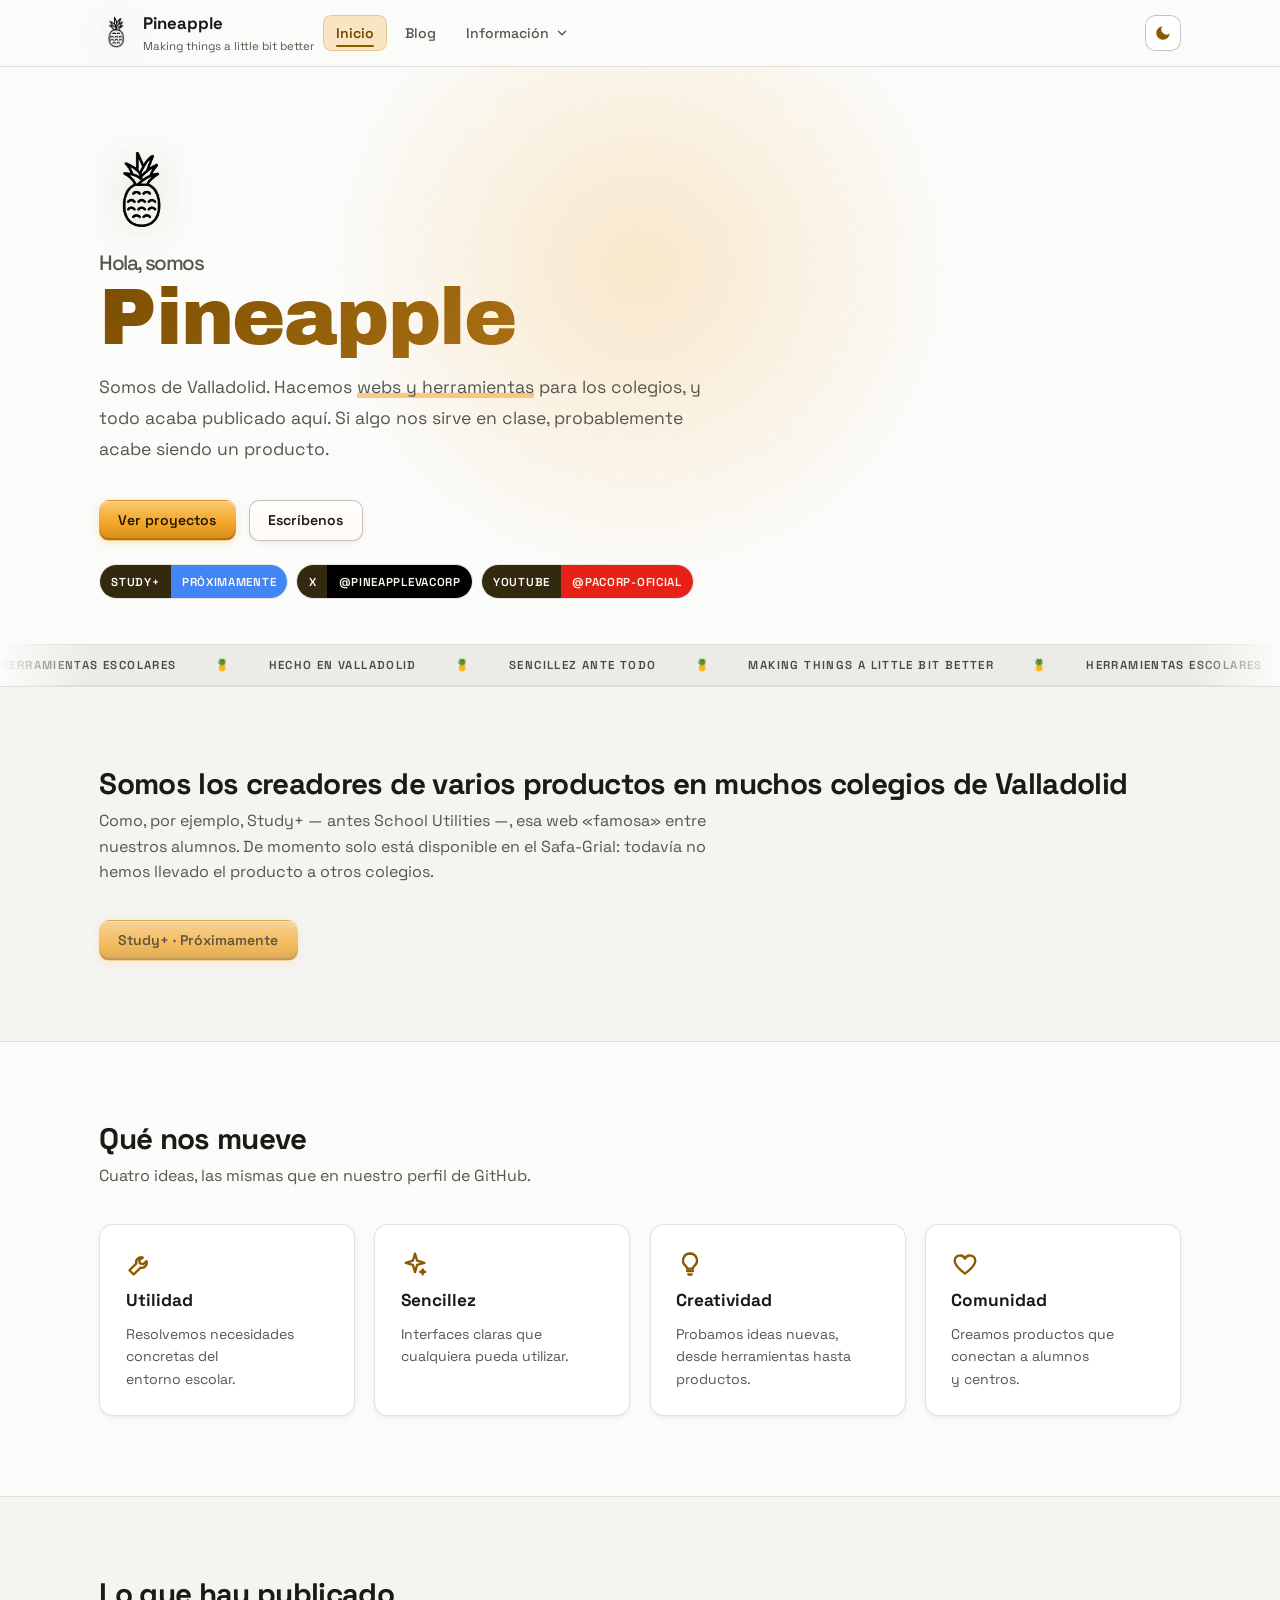
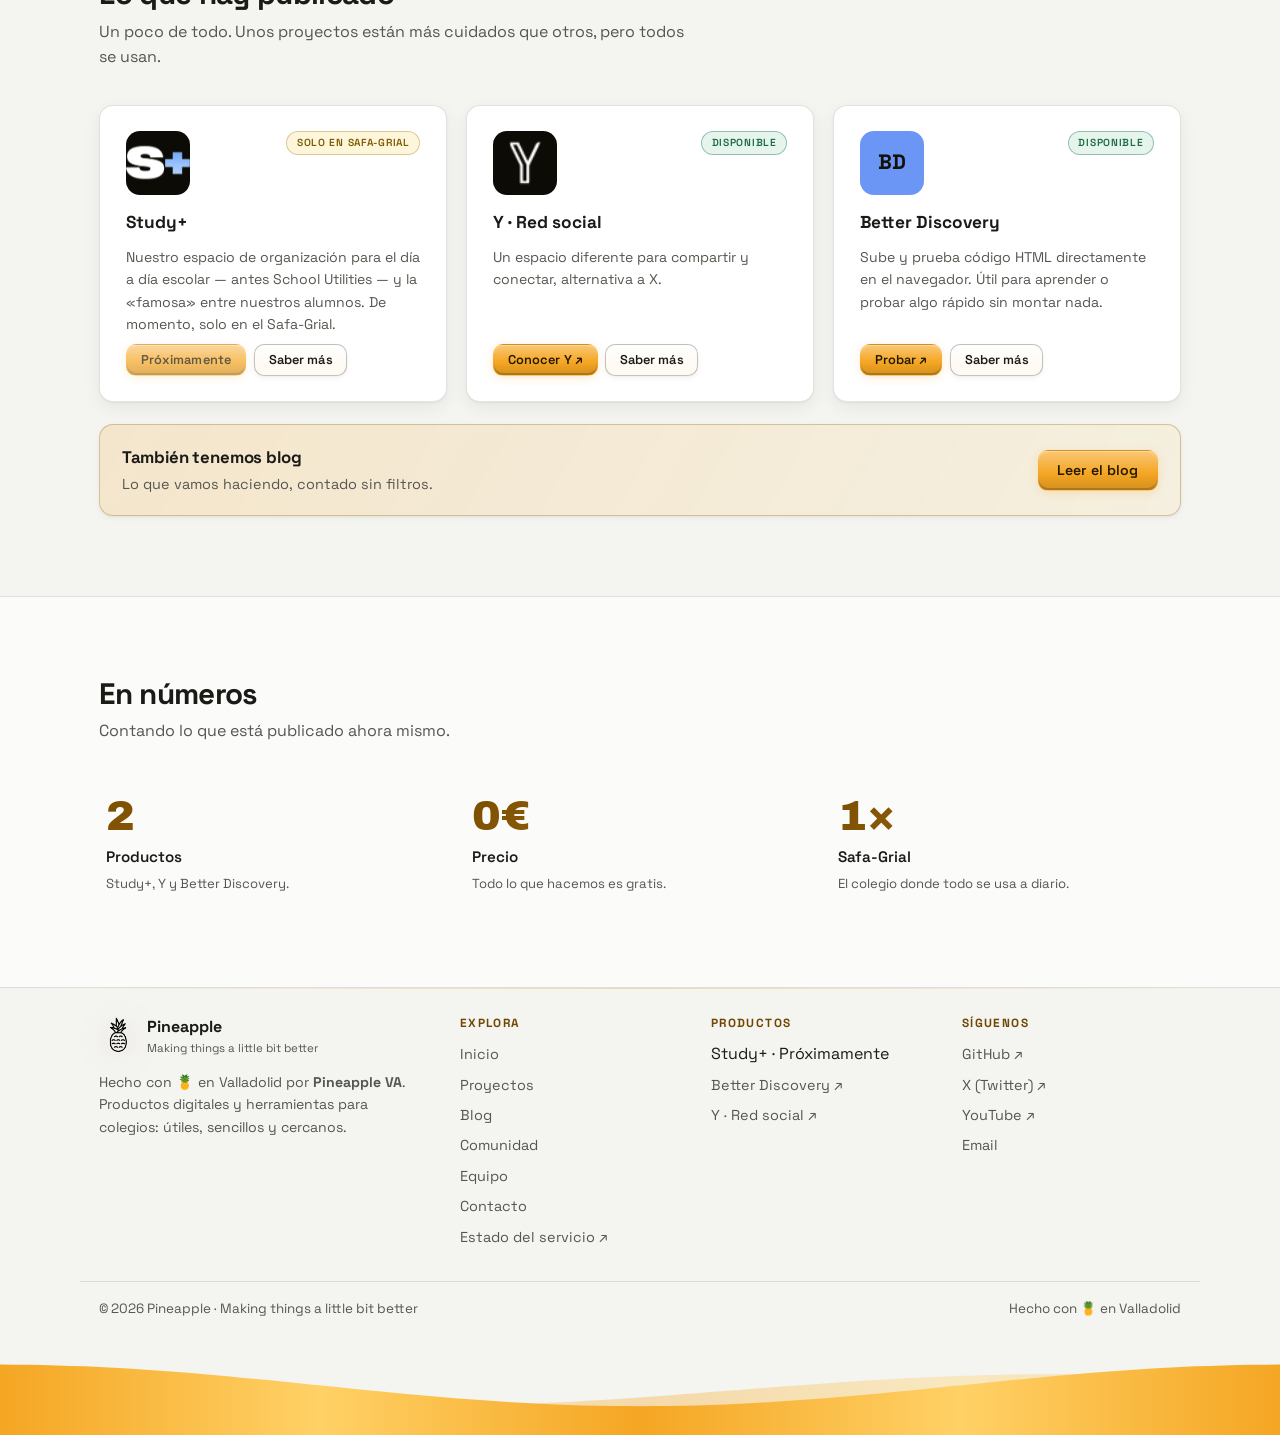
<file: index.html>
<!DOCTYPE html>
<html lang="es">
<head>
<!-- Google Tag Manager -->
<script>(function(w,d,s,l,i){w[l]=w[l]||[];w[l].push({'gtm.start':
new Date().getTime(),event:'gtm.js'});var f=d.getElementsByTagName(s)[0],
j=d.createElement(s),dl=l!='dataLayer'?'&l='+l:'';j.async=true;j.src=
'https://www.googletagmanager.com/gtm.js?id='+i+dl;f.parentNode.insertBefore(j,f);
})(window,document,'script','dataLayer','GTM-TTN7X5RM');</script>
<!-- End Google Tag Manager -->
  <meta charset="UTF-8">
  <meta name="viewport" content="width=device-width, initial-scale=1.0">

  <title>Pineapple VA · webs y herramientas para colegios</title>
  <meta name="description" content="Pineapple VA es un equipo de Valladolid que hace webs y herramientas para los colegios. Study+, Y, Better Discovery y más: todo gratis.">
  <meta name="author" content="Pineapple VA">
  <meta name="theme-color" content="#131007">
  <link rel="canonical" href="https://pineappleva.github.io/">

  <meta property="og:type" content="website">
  <meta property="og:site_name" content="Pineapple VA">
  <meta property="og:title" content="Pineapple VA · webs y herramientas para colegios">
  <meta property="og:description" content="Pineapple VA es un equipo de Valladolid que hace webs y herramientas para los colegios. Todo gratis y en español.">
  <meta property="og:url" content="https://pineappleva.github.io/">
  <meta property="og:image" content="https://pineappleva.github.io/assets/img/icon-512.png">
  <meta property="og:locale" content="es_ES">
  <meta name="twitter:card" content="summary">
  <meta name="twitter:site" content="@pineapplevacorp">

  <link rel="icon" type="image/png" href="/assets/img/pineapple.png">
  <link rel="apple-touch-icon" href="/assets/img/icon-192.png">
  <link rel="manifest" href="/site.webmanifest">
  <meta name="color-scheme" content="dark light">
  <script>
    /* Tema: se aplica ANTES de pintar para evitar parpadeo.
       Orden: localStorage('pa-theme') -> prefers-color-scheme -> dark */
    (function () {
      var t = null;
      try { t = localStorage.getItem('pa-theme'); } catch (e) {}
      if (t !== 'light' && t !== 'dark') {
        t = (window.matchMedia && window.matchMedia('(prefers-color-scheme: light)').matches) ? 'light' : 'dark';
      }
      document.documentElement.setAttribute('data-theme', t);
      var m = document.querySelector('meta[name="theme-color"]');
      if (m) m.setAttribute('content', t === 'light' ? '#ffffff' : '#131007');
    })();
  </script>
  <link rel="stylesheet" href="/assets/css/style.css?v=20261111">
  <link rel="preconnect" href="https://fonts.googleapis.com">
  <link rel="preconnect" href="https://fonts.gstatic.com" crossorigin>
  <link href="https://fonts.googleapis.com/css2?family=Archivo+Black&family=Space+Grotesk:wght@400;500;600;700&display=swap" rel="stylesheet">

  <script type="application/ld+json">
  {
    "@context": "https://schema.org",
    "@type": "Organization",
    "name": "Pineapple VA",
    "alternateName": ["Pineapple", "PineappleVA"],
    "slogan": "Making things a little bit better",
    "description": "Equipo de Valladolid (España) que hace webs y herramientas para colegios. Todo gratis, en español y sin registro.",
    "url": "https://pineappleva.github.io/",
    "logo": "https://pineappleva.github.io/assets/img/pineapple.png",
    "email": "pineapplevacorp@gmail.com",
    "knowsLanguage": "es",
    "sameAs": [
      "https://github.com/PineappleVA",
      "https://x.com/pineapplevacorp",
      "https://www.youtube.com/@pacorp-oficial"
    ],
    "address": { "@type": "PostalAddress", "addressLocality": "Valladolid", "addressCountry": "ES" }
  }
  </script>
</head>
<body>
<!-- Google Tag Manager (noscript) -->
<noscript><iframe src="https://www.googletagmanager.com/ns.html?id=GTM-TTN7X5RM"
height="0" width="0" style="display:none;visibility:hidden"></iframe></noscript>
<!-- End Google Tag Manager (noscript) -->

  <a class="skip-link" href="#main">Saltar al contenido</a>
  <div class="progress" aria-hidden="true"><span id="progressBar"></span></div>

  <!-- ======================= Cabecera ======================= -->
  <header class="site-header">
    <div class="wrap">
      <a class="brand" href="/" aria-label="Pineapple — inicio">
        <img src="/assets/img/pineapple.png" alt="" width="34" height="34">
        <span><span translate="no">Pineapple</span><small>Making things a little bit better</small></span>
      </a>

      <button type="button" id="navToggle" class="nav-toggle" aria-expanded="false" aria-controls="siteNav" aria-label="Abrir menú">
        <svg viewBox="0 0 24 24" width="22" height="22" fill="none" stroke="currentColor" stroke-width="2" stroke-linecap="round" aria-hidden="true"><path d="M4 7h16M4 12h16M4 17h16"/></svg>
      </button>

<nav id="siteNav" class="main-nav" aria-label="Navegación principal">
        <ul>
          <li><a href="/" aria-current="page">Inicio</a></li>
          <li><a href="/blog">Blog</a></li>
          <li class="dropdown">
            <button type="button" class="drop-btn" aria-expanded="false" aria-haspopup="true">
              Información
              <svg class="caret" viewBox="0 0 24 24" width="14" height="14" fill="none" stroke="currentColor" stroke-width="2.4" stroke-linecap="round" aria-hidden="true"><path d="m6 9 6 6 6-6"/></svg>
            </button>
            <ul class="dropdown-menu" hidden>
        <li><a href="/proyectos">Proyectos</a></li>
        <li><a href="/comunidad">Comunidad</a></li>
        <li><a href="/equipo">Equipo</a></li>
        <li><a href="/contacto">Contacto</a></li>
            </ul>
          </li>
        </ul>
      </nav>
      <button id="themeToggle" class="theme-toggle" type="button" aria-label="Cambiar entre tema oscuro y claro" title="Cambiar tema">
        <svg class="ico-sun" viewBox="0 0 24 24" width="18" height="18" fill="none" stroke="currentColor" stroke-width="2" stroke-linecap="round" aria-hidden="true"><circle cx="12" cy="12" r="4.5"/><path d="M12 2.5v2.2M12 19.3v2.2M2.5 12h2.2M19.3 12h2.2M4.9 4.9l1.6 1.6M17.5 17.5l1.6 1.6M19.1 4.9l-1.6 1.6M6.5 17.5l-1.6 1.6"/></svg>
        <svg class="ico-moon" viewBox="0 0 24 24" width="18" height="18" fill="currentColor" aria-hidden="true"><path d="M21 12.8A9 9 0 1 1 11.2 3a7 7 0 0 0 9.8 9.8z"/></svg>
      </button>
    </div>
  </header>

  <main id="main">

    <!-- ======================= Hero ======================= -->
    <section class="hero" id="inicio">
      <div class="wrap">
        <img class="hero-logo" src="/assets/img/pineapple.png" alt="Logo de Pineapple: una piña dibujada en trazo blanco" width="112" height="112">

        <h1 class="hero-h1" data-animate="1">
          <span class="h1-hand">Hola, somos</span>
          <span class="h1-display" translate="no">Pineapple</span>
        </h1>

        <p class="lead" data-animate="2">
          Somos de Valladolid. Hacemos <span class="hl">webs y herramientas</span> para los colegios,
          y todo acaba publicado aquí. Si algo nos sirve en clase, probablemente acabe siendo un producto.
        </p>

        <div class="hero-actions" data-animate="3">
          <a class="btn primary" href="/proyectos">Ver proyectos</a>
          <a class="btn ghost" href="/contacto">Escríbenos</a>
        </div>

        <div class="badges-row" data-animate="4">
          <span class="x-badge" aria-label="Study+: próximamente">
            <span class="k">Study+</span><span class="v v-blue">Próximamente</span>
          </span>
          <a class="x-badge" href="https://x.com/pineapplevacorp" target="_blank" rel="noopener">
            <span class="k">X</span><span class="v v-black">@pineapplevacorp</span>
          </a>
          <a class="x-badge" href="https://www.youtube.com/@pacorp-oficial" target="_blank" rel="noopener">
            <span class="k">YouTube</span><span class="v v-red">@pacorp-oficial</span>
          </a>
        </div>
      </div>
    </section>

    <!-- ======================= Cinta ======================= -->
    <div class="ticker" aria-hidden="true">
      <div class="ticker-track">
        <span>Herramientas escolares</span>
        <span><b>🍍</b></span>
        <span>Hecho en Valladolid</span>
        <span><b>🍍</b></span>
        <span>Sencillez ante todo</span>
        <span><b>🍍</b></span>
        <span>Making things a little bit better</span>
        <span><b>🍍</b></span>
        <span>Herramientas escolares</span>
        <span><b>🍍</b></span>
        <span>Hecho en Valladolid</span>
        <span><b>🍍</b></span>
        <span>Sencillez ante todo</span>
        <span><b>🍍</b></span>
        <span>Making things a little bit better</span>
        <span><b>🍍</b></span>
      </div>
    </div>

    <!-- ======================= Colegios (como la web clásica) ======================= -->
    <section class="section alt" id="colegios">
      <div class="wrap">
        <h2 class="section-title reveal">Somos los creadores de varios productos en muchos colegios de Valladolid</h2>
        <p class="section-sub reveal d1">Como, por ejemplo, <span translate="no">Study+</span> — antes School Utilities —, esa web «famosa» entre
        nuestros alumnos. De momento solo está disponible en el Safa-Grial: todavía no hemos llevado
        el producto a otros colegios.</p>
        <div class="hero-actions hero-actions--flush">
          <span class="btn primary" aria-disabled="true">Study+ · Próximamente</span>
        </div>
      </div>
    </section>

    <!-- ======================= Valores ======================= -->
    <section class="section" id="valores">
      <div class="wrap">
        <h2 class="section-title reveal">Qué nos mueve</h2>
        <p class="section-sub reveal d1">Cuatro ideas, las mismas que en nuestro perfil de GitHub.</p>
        <div class="cards grid-4">
          <article class="card reveal d1">
            <div class="icon" aria-hidden="true">
              <svg viewBox="0 0 24 24" fill="none" stroke="currentColor" stroke-width="2" stroke-linecap="round" stroke-linejoin="round"><path d="M14.5 6.5a4.2 4.2 0 0 0-5.6 5L3 17.4 6.6 21l5.9-5.9a4.2 4.2 0 0 0 5-5.6l-2.7 2.7-2.8-.7-.7-2.8z"/></svg>
            </div>
            <h3>Utilidad</h3>
            <p>Resolvemos necesidades concretas del entorno escolar.</p>
          </article>
          <article class="card reveal d2">
            <div class="icon" aria-hidden="true">
              <svg viewBox="0 0 24 24" fill="none" stroke="currentColor" stroke-width="2" stroke-linecap="round" stroke-linejoin="round"><path d="M12 3l1.8 6.2L20 11l-6.2 1.8L12 19l-1.8-6.2L4 11l6.2-1.8z"/><path d="M18.6 16.6l.5 1.6 1.6.5-1.6.5-.5 1.6-.5-1.6-1.6-.5 1.6-.5z"/></svg>
            </div>
            <h3>Sencillez</h3>
            <p>Interfaces claras que cualquiera pueda utilizar.</p>
          </article>
          <article class="card reveal d3">
            <div class="icon" aria-hidden="true">
              <svg viewBox="0 0 24 24" fill="none" stroke="currentColor" stroke-width="2" stroke-linecap="round" stroke-linejoin="round"><path d="M9.5 18h5"/><path d="M10.5 21h3"/><path d="M12 3a6 6 0 0 1 3.7 10.7c-.7.6-1.2 1.4-1.2 2.3H9.5c0-.9-.5-1.7-1.2-2.3A6 6 0 0 1 12 3z"/></svg>
            </div>
            <h3>Creatividad</h3>
            <p>Probamos ideas nuevas, desde herramientas hasta productos.</p>
          </article>
          <article class="card reveal d4">
            <div class="icon" aria-hidden="true">
              <svg viewBox="0 0 24 24" fill="none" stroke="currentColor" stroke-width="2" stroke-linecap="round" stroke-linejoin="round"><path d="M12 20.2C7.2 16.6 3.2 13.2 3.2 9.4a4.6 4.6 0 0 1 8.8-1.9 4.6 4.6 0 0 1 8.8 1.9c0 3.8-4 7.2-8.8 10.8z"/></svg>
            </div>
            <h3>Comunidad</h3>
            <p>Creamos productos que conectan a alumnos y centros.</p>
          </article>
        </div>
      </div>
    </section>

    <!-- ======================= Lo publicado ======================= -->
    <section class="section alt" id="destacados">
      <div class="wrap">
        <h2 class="section-title reveal">Lo que hay publicado</h2>
        <p class="section-sub reveal d1">Un poco de todo. Unos proyectos están más cuidados que otros, pero todos se usan.</p>

        <div class="cards grid-3">
          <article class="card reveal d1">
            <div class="card-top">
              <span class="logo-tile">
                <img src="/assets/img/study-plus-light.png" alt="Logo de Study+" width="64" height="64" loading="lazy">
              </span>
              <span class="badge beta">Solo en Safa-Grial</span>
            </div>
            <h3 translate="no">Study+</h3>
            <p>Nuestro espacio de organización para el día a día escolar — antes School Utilities — y la «famosa» entre nuestros alumnos. De momento, solo en el Safa-Grial.</p>
            <div class="card-links">
              <span class="btn small primary" aria-disabled="true">Próximamente</span>
              <a class="btn small ghost" href="/proyectos">Saber más</a>
            </div>
          </article>

          <article class="card reveal d2">
            <div class="card-top">
              <span class="logo-tile">
                <img src="/assets/img/y.png" alt="Logo de Y: la letra Y en blanco" width="64" height="64" loading="lazy">
              </span>
              <span class="badge ok">Disponible</span>
            </div>
            <h3><span translate="no">Y</span> · Red social</h3>
            <p>Un espacio diferente para compartir y conectar, alternativa a <span translate="no">X</span>.</p>
            <div class="card-links">
              <a class="btn small primary" href="https://complain.base44.app/" target="_blank" rel="noopener">Conocer Y ↗</a>
              <a class="btn small ghost" href="/proyectos">Saber más</a>
            </div>
          </article>

          <article class="card reveal d3">
            <div class="card-top">
              <span class="logo-tile emoji-tile t-blue" aria-hidden="true">BD</span>
              <span class="badge ok">Disponible</span>
            </div>
            <h3 translate="no">Better Discovery</h3>
            <p>Sube y prueba código HTML directamente en el navegador. Útil para aprender o probar algo rápido sin montar nada.</p>
            <div class="card-links">
              <a class="btn small primary" href="https://pineappleva.github.io/Better-Discovery/" target="_blank" rel="noopener" aria-label="Probar Better Discovery">Probar ↗</a>
              <a class="btn small ghost" href="/proyectos">Saber más</a>
            </div>
          </article>

        </div>

        <div class="banner-cta reveal d2">
          <div>
            <strong>También tenemos blog</strong>
            <span>Lo que vamos haciendo, contado sin filtros.</span>
          </div>
          <a class="btn primary" href="/blog">Leer el blog</a>
        </div>
      </div>
    </section>

    <!-- ======================= Cifras ======================= -->
    <section class="section" id="cifras">
      <div class="wrap">
        <h2 class="section-title reveal">En números</h2>
        <p class="section-sub reveal d1">Contando lo que está publicado ahora mismo.</p>
        <div class="stats grid-4">
          <div class="stat reveal d1">
            <span class="stat-num" data-count="3">3</span>
            <span class="stat-label">Productos</span>
            <span class="stat-desc">Study+, Y y Better Discovery.</span>
          </div>
          <div class="stat reveal d3">
            <span class="stat-num">0€</span>
            <span class="stat-label">Precio</span>
            <span class="stat-desc">Todo lo que hacemos es gratis.</span>
          </div>
          <div class="stat reveal d4">
            <span class="stat-num">1×</span>
            <span class="stat-label">Safa-Grial</span>
            <span class="stat-desc">El colegio donde todo se usa a diario.</span>
          </div>
        </div>
      </div>
    </section>

  </main>

  <!-- ======================= Pie ======================= -->
  <footer class="site-footer">
    <div class="wrap footer-grid">
      <div class="footer-brand">
        <a class="brand" href="/">
          <img src="/assets/img/pineapple.png" alt="" width="38" height="38">
          <span><span translate="no">Pineapple</span><small>Making things a little bit better</small></span>
        </a>
        <p class="footer-note">Hecho con 🍍 en Valladolid por <strong>Pineapple VA</strong>.<br>
        Productos digitales y herramientas para colegios: útiles, sencillos y cercanos.</p>
      </div>

      <nav class="footer-col" aria-label="Enlaces del sitio">
        <h3>Explora</h3>
        <ul>
          <li><a href="/">Inicio</a></li>
          <li><a href="/proyectos">Proyectos</a></li>
          <li><a href="/blog">Blog</a></li>
          <li><a href="/comunidad">Comunidad</a></li>
          <li><a href="/equipo">Equipo</a></li>
          <li><a href="/contacto">Contacto</a></li>
          <li><a href="https://statuspage.incident.io/pineappleva" target="_blank" rel="noopener" class="link">Estado del servicio ↗</a></li>
        </ul>
      </nav>

      <nav class="footer-col" aria-label="Nuestros productos">
        <h3>Productos</h3>
        <ul>
          <li><span>Study+ · Próximamente</span></li>
          <li><a href="https://pineappleva.github.io/Better-Discovery/" target="_blank" rel="noopener">Better Discovery ↗</a></li>
          <li><a href="https://complain.base44.app/" target="_blank" rel="noopener">Y · Red social ↗</a></li>
        </ul>
      </nav>

      <nav class="footer-col" aria-label="Síguenos">
        <h3>Síguenos</h3>
        <ul>
          <li><a href="https://github.com/PineappleVA" target="_blank" rel="noopener">GitHub ↗</a></li>
          <li><a href="https://x.com/pineapplevacorp" target="_blank" rel="noopener">X (Twitter) ↗</a></li>
          <li><a href="https://www.youtube.com/@pacorp-oficial" target="_blank" rel="noopener">YouTube ↗</a></li>
          <li><a href="mailto:pineapplevacorp@gmail.com">Email</a></li>
        </ul>
      </nav>
    </div>

    <div class="wrap footer-bottom">
      <p>© <span id="year">2026</span> <span translate="no">Pineapple</span> · <span translate="no">Making things a little bit better</span></p>
      <p>Hecho con 🍍 en Valladolid</p>
    </div>

    <div class="wave wave-footer" aria-hidden="true">
      <svg class="wave-defs" width="0" height="0" focusable="false" aria-hidden="true">
        <defs>
          <linearGradient id="wgrad" gradientUnits="userSpaceOnUse" x1="0" y1="0" x2="1440" y2="0">
            <stop offset="0" stop-color="#f5a623"/>
            <stop offset="0.25" stop-color="#ffd166"/>
            <stop offset="0.5" stop-color="#f5a623"/>
            <stop offset="0.75" stop-color="#ffd166"/>
            <stop offset="1" stop-color="#f5a623"/>
          </linearGradient>
        </defs>
      </svg>
      <div class="wave-layer wave-back">
        <div class="wave-track wave-track-rev"><svg viewBox="0 0 1440 120" preserveAspectRatio="none" focusable="false"><path d="M0,54.9 L16,56.2 L32,57.5 L48,58.8 L64,60.2 L80,61.6 L96,63.0 L112,64.4 L128,65.8 L144,67.1 L160,68.5 L176,69.9 L192,71.2 L208,72.5 L224,73.7 L240,74.9 L256,76.0 L272,77.1 L288,78.1 L304,79.1 L320,80.0 L336,80.8 L352,81.5 L368,82.1 L384,82.7 L400,83.1 L416,83.5 L432,83.8 L448,83.9 L464,84.0 L480,84.0 L496,83.8 L512,83.6 L528,83.3 L544,82.9 L560,82.4 L576,81.8 L592,81.1 L608,80.4 L624,79.5 L640,78.6 L656,77.6 L672,76.6 L688,75.5 L704,74.3 L720,73.1 L736,71.8 L752,70.5 L768,69.2 L784,67.8 L800,66.4 L816,65.0 L832,63.6 L848,62.2 L864,60.9 L880,59.5 L896,58.1 L912,56.8 L928,55.5 L944,54.3 L960,53.1 L976,52.0 L992,50.9 L1008,49.9 L1024,48.9 L1040,48.0 L1056,47.2 L1072,46.5 L1088,45.9 L1104,45.3 L1120,44.9 L1136,44.5 L1152,44.2 L1168,44.1 L1184,44.0 L1200,44.0 L1216,44.2 L1232,44.4 L1248,44.7 L1264,45.1 L1280,45.6 L1296,46.2 L1312,46.9 L1328,47.6 L1344,48.5 L1360,49.4 L1376,50.4 L1392,51.4 L1408,52.5 L1424,53.7 L1440,54.9 L1456,56.2 L1472,57.5 L1488,58.8 L1504,60.2 L1520,61.6 L1536,63.0 L1552,64.4 L1568,65.8 L1584,67.1 L1600,68.5 L1616,69.9 L1632,71.2 L1648,72.5 L1664,73.7 L1680,74.9 L1696,76.0 L1712,77.1 L1728,78.1 L1744,79.1 L1760,80.0 L1776,80.8 L1792,81.5 L1808,82.1 L1824,82.7 L1840,83.1 L1856,83.5 L1872,83.8 L1888,83.9 L1904,84.0 L1920,84.0 L1936,83.8 L1952,83.6 L1968,83.3 L1984,82.9 L2000,82.4 L2016,81.8 L2032,81.1 L2048,80.4 L2064,79.5 L2080,78.6 L2096,77.6 L2112,76.6 L2128,75.5 L2144,74.3 L2160,73.1 L2176,71.8 L2192,70.5 L2208,69.2 L2224,67.8 L2240,66.4 L2256,65.0 L2272,63.6 L2288,62.2 L2304,60.9 L2320,59.5 L2336,58.1 L2352,56.8 L2368,55.5 L2384,54.3 L2400,53.1 L2416,52.0 L2432,50.9 L2448,49.9 L2464,48.9 L2480,48.0 L2496,47.2 L2512,46.5 L2528,45.9 L2544,45.3 L2560,44.9 L2576,44.5 L2592,44.2 L2608,44.1 L2624,44.0 L2640,44.0 L2656,44.2 L2672,44.4 L2688,44.7 L2704,45.1 L2720,45.6 L2736,46.2 L2752,46.9 L2768,47.6 L2784,48.5 L2800,49.4 L2816,50.4 L2832,51.4 L2848,52.5 L2864,53.7 L2880,54.9 L2880,120 L0,120 Z" fill="url(#wgrad)"/></svg><svg viewBox="0 0 1440 120" preserveAspectRatio="none" focusable="false"><path d="M0,54.9 L16,56.2 L32,57.5 L48,58.8 L64,60.2 L80,61.6 L96,63.0 L112,64.4 L128,65.8 L144,67.1 L160,68.5 L176,69.9 L192,71.2 L208,72.5 L224,73.7 L240,74.9 L256,76.0 L272,77.1 L288,78.1 L304,79.1 L320,80.0 L336,80.8 L352,81.5 L368,82.1 L384,82.7 L400,83.1 L416,83.5 L432,83.8 L448,83.9 L464,84.0 L480,84.0 L496,83.8 L512,83.6 L528,83.3 L544,82.9 L560,82.4 L576,81.8 L592,81.1 L608,80.4 L624,79.5 L640,78.6 L656,77.6 L672,76.6 L688,75.5 L704,74.3 L720,73.1 L736,71.8 L752,70.5 L768,69.2 L784,67.8 L800,66.4 L816,65.0 L832,63.6 L848,62.2 L864,60.9 L880,59.5 L896,58.1 L912,56.8 L928,55.5 L944,54.3 L960,53.1 L976,52.0 L992,50.9 L1008,49.9 L1024,48.9 L1040,48.0 L1056,47.2 L1072,46.5 L1088,45.9 L1104,45.3 L1120,44.9 L1136,44.5 L1152,44.2 L1168,44.1 L1184,44.0 L1200,44.0 L1216,44.2 L1232,44.4 L1248,44.7 L1264,45.1 L1280,45.6 L1296,46.2 L1312,46.9 L1328,47.6 L1344,48.5 L1360,49.4 L1376,50.4 L1392,51.4 L1408,52.5 L1424,53.7 L1440,54.9 L1456,56.2 L1472,57.5 L1488,58.8 L1504,60.2 L1520,61.6 L1536,63.0 L1552,64.4 L1568,65.8 L1584,67.1 L1600,68.5 L1616,69.9 L1632,71.2 L1648,72.5 L1664,73.7 L1680,74.9 L1696,76.0 L1712,77.1 L1728,78.1 L1744,79.1 L1760,80.0 L1776,80.8 L1792,81.5 L1808,82.1 L1824,82.7 L1840,83.1 L1856,83.5 L1872,83.8 L1888,83.9 L1904,84.0 L1920,84.0 L1936,83.8 L1952,83.6 L1968,83.3 L1984,82.9 L2000,82.4 L2016,81.8 L2032,81.1 L2048,80.4 L2064,79.5 L2080,78.6 L2096,77.6 L2112,76.6 L2128,75.5 L2144,74.3 L2160,73.1 L2176,71.8 L2192,70.5 L2208,69.2 L2224,67.8 L2240,66.4 L2256,65.0 L2272,63.6 L2288,62.2 L2304,60.9 L2320,59.5 L2336,58.1 L2352,56.8 L2368,55.5 L2384,54.3 L2400,53.1 L2416,52.0 L2432,50.9 L2448,49.9 L2464,48.9 L2480,48.0 L2496,47.2 L2512,46.5 L2528,45.9 L2544,45.3 L2560,44.9 L2576,44.5 L2592,44.2 L2608,44.1 L2624,44.0 L2640,44.0 L2656,44.2 L2672,44.4 L2688,44.7 L2704,45.1 L2720,45.6 L2736,46.2 L2752,46.9 L2768,47.6 L2784,48.5 L2800,49.4 L2816,50.4 L2832,51.4 L2848,52.5 L2864,53.7 L2880,54.9 L2880,120 L0,120 Z" fill="url(#wgrad)"/></svg></div>
      </div>
      <div class="wave-layer wave-front">
        <div class="wave-track"><svg viewBox="0 0 1440 120" preserveAspectRatio="none" focusable="false"><path d="M0,32.0 L16,32.1 L32,32.3 L48,32.6 L64,33.0 L80,33.6 L96,34.2 L112,35.0 L128,36.0 L144,37.0 L160,38.1 L176,39.3 L192,40.6 L208,42.0 L224,43.5 L240,45.0 L256,46.6 L272,48.3 L288,50.0 L304,51.7 L320,53.5 L336,55.3 L352,57.1 L368,58.9 L384,60.7 L400,62.5 L416,64.3 L432,66.0 L448,67.7 L464,69.4 L480,71.0 L496,72.5 L512,74.0 L528,75.4 L544,76.7 L560,77.9 L576,79.0 L592,80.0 L608,81.0 L624,81.8 L640,82.4 L656,83.0 L672,83.4 L688,83.7 L704,83.9 L720,84.0 L736,83.9 L752,83.7 L768,83.4 L784,83.0 L800,82.4 L816,81.8 L832,81.0 L848,80.0 L864,79.0 L880,77.9 L896,76.7 L912,75.4 L928,74.0 L944,72.5 L960,71.0 L976,69.4 L992,67.7 L1008,66.0 L1024,64.3 L1040,62.5 L1056,60.7 L1072,58.9 L1088,57.1 L1104,55.3 L1120,53.5 L1136,51.7 L1152,50.0 L1168,48.3 L1184,46.6 L1200,45.0 L1216,43.5 L1232,42.0 L1248,40.6 L1264,39.3 L1280,38.1 L1296,37.0 L1312,36.0 L1328,35.0 L1344,34.2 L1360,33.6 L1376,33.0 L1392,32.6 L1408,32.3 L1424,32.1 L1440,32.0 L1456,32.1 L1472,32.3 L1488,32.6 L1504,33.0 L1520,33.6 L1536,34.2 L1552,35.0 L1568,36.0 L1584,37.0 L1600,38.1 L1616,39.3 L1632,40.6 L1648,42.0 L1664,43.5 L1680,45.0 L1696,46.6 L1712,48.3 L1728,50.0 L1744,51.7 L1760,53.5 L1776,55.3 L1792,57.1 L1808,58.9 L1824,60.7 L1840,62.5 L1856,64.3 L1872,66.0 L1888,67.7 L1904,69.4 L1920,71.0 L1936,72.5 L1952,74.0 L1968,75.4 L1984,76.7 L2000,77.9 L2016,79.0 L2032,80.0 L2048,81.0 L2064,81.8 L2080,82.4 L2096,83.0 L2112,83.4 L2128,83.7 L2144,83.9 L2160,84.0 L2176,83.9 L2192,83.7 L2208,83.4 L2224,83.0 L2240,82.4 L2256,81.8 L2272,81.0 L2288,80.0 L2304,79.0 L2320,77.9 L2336,76.7 L2352,75.4 L2368,74.0 L2384,72.5 L2400,71.0 L2416,69.4 L2432,67.7 L2448,66.0 L2464,64.3 L2480,62.5 L2496,60.7 L2512,58.9 L2528,57.1 L2544,55.3 L2560,53.5 L2576,51.7 L2592,50.0 L2608,48.3 L2624,46.6 L2640,45.0 L2656,43.5 L2672,42.0 L2688,40.6 L2704,39.3 L2720,38.1 L2736,37.0 L2752,36.0 L2768,35.0 L2784,34.2 L2800,33.6 L2816,33.0 L2832,32.6 L2848,32.3 L2864,32.1 L2880,32.0 L2880,120 L0,120 Z" fill="url(#wgrad)"/></svg><svg viewBox="0 0 1440 120" preserveAspectRatio="none" focusable="false"><path d="M0,32.0 L16,32.1 L32,32.3 L48,32.6 L64,33.0 L80,33.6 L96,34.2 L112,35.0 L128,36.0 L144,37.0 L160,38.1 L176,39.3 L192,40.6 L208,42.0 L224,43.5 L240,45.0 L256,46.6 L272,48.3 L288,50.0 L304,51.7 L320,53.5 L336,55.3 L352,57.1 L368,58.9 L384,60.7 L400,62.5 L416,64.3 L432,66.0 L448,67.7 L464,69.4 L480,71.0 L496,72.5 L512,74.0 L528,75.4 L544,76.7 L560,77.9 L576,79.0 L592,80.0 L608,81.0 L624,81.8 L640,82.4 L656,83.0 L672,83.4 L688,83.7 L704,83.9 L720,84.0 L736,83.9 L752,83.7 L768,83.4 L784,83.0 L800,82.4 L816,81.8 L832,81.0 L848,80.0 L864,79.0 L880,77.9 L896,76.7 L912,75.4 L928,74.0 L944,72.5 L960,71.0 L976,69.4 L992,67.7 L1008,66.0 L1024,64.3 L1040,62.5 L1056,60.7 L1072,58.9 L1088,57.1 L1104,55.3 L1120,53.5 L1136,51.7 L1152,50.0 L1168,48.3 L1184,46.6 L1200,45.0 L1216,43.5 L1232,42.0 L1248,40.6 L1264,39.3 L1280,38.1 L1296,37.0 L1312,36.0 L1328,35.0 L1344,34.2 L1360,33.6 L1376,33.0 L1392,32.6 L1408,32.3 L1424,32.1 L1440,32.0 L1456,32.1 L1472,32.3 L1488,32.6 L1504,33.0 L1520,33.6 L1536,34.2 L1552,35.0 L1568,36.0 L1584,37.0 L1600,38.1 L1616,39.3 L1632,40.6 L1648,42.0 L1664,43.5 L1680,45.0 L1696,46.6 L1712,48.3 L1728,50.0 L1744,51.7 L1760,53.5 L1776,55.3 L1792,57.1 L1808,58.9 L1824,60.7 L1840,62.5 L1856,64.3 L1872,66.0 L1888,67.7 L1904,69.4 L1920,71.0 L1936,72.5 L1952,74.0 L1968,75.4 L1984,76.7 L2000,77.9 L2016,79.0 L2032,80.0 L2048,81.0 L2064,81.8 L2080,82.4 L2096,83.0 L2112,83.4 L2128,83.7 L2144,83.9 L2160,84.0 L2176,83.9 L2192,83.7 L2208,83.4 L2224,83.0 L2240,82.4 L2256,81.8 L2272,81.0 L2288,80.0 L2304,79.0 L2320,77.9 L2336,76.7 L2352,75.4 L2368,74.0 L2384,72.5 L2400,71.0 L2416,69.4 L2432,67.7 L2448,66.0 L2464,64.3 L2480,62.5 L2496,60.7 L2512,58.9 L2528,57.1 L2544,55.3 L2560,53.5 L2576,51.7 L2592,50.0 L2608,48.3 L2624,46.6 L2640,45.0 L2656,43.5 L2672,42.0 L2688,40.6 L2704,39.3 L2720,38.1 L2736,37.0 L2752,36.0 L2768,35.0 L2784,34.2 L2800,33.6 L2816,33.0 L2832,32.6 L2848,32.3 L2864,32.1 L2880,32.0 L2880,120 L0,120 Z" fill="url(#wgrad)"/></svg></div>
      </div>
    </div>
  </footer>

  <button type="button" id="toTop" class="to-top" aria-label="Volver arriba">
    <svg viewBox="0 0 24 24" width="20" height="20" fill="none" stroke="currentColor" stroke-width="2.2" stroke-linecap="round" stroke-linejoin="round" aria-hidden="true"><path d="m18 15-6-6-6 6"/></svg>
  </button>

  <script src="/assets/js/main.js?v=20261111" defer></script>
</body>
</html>
</file>
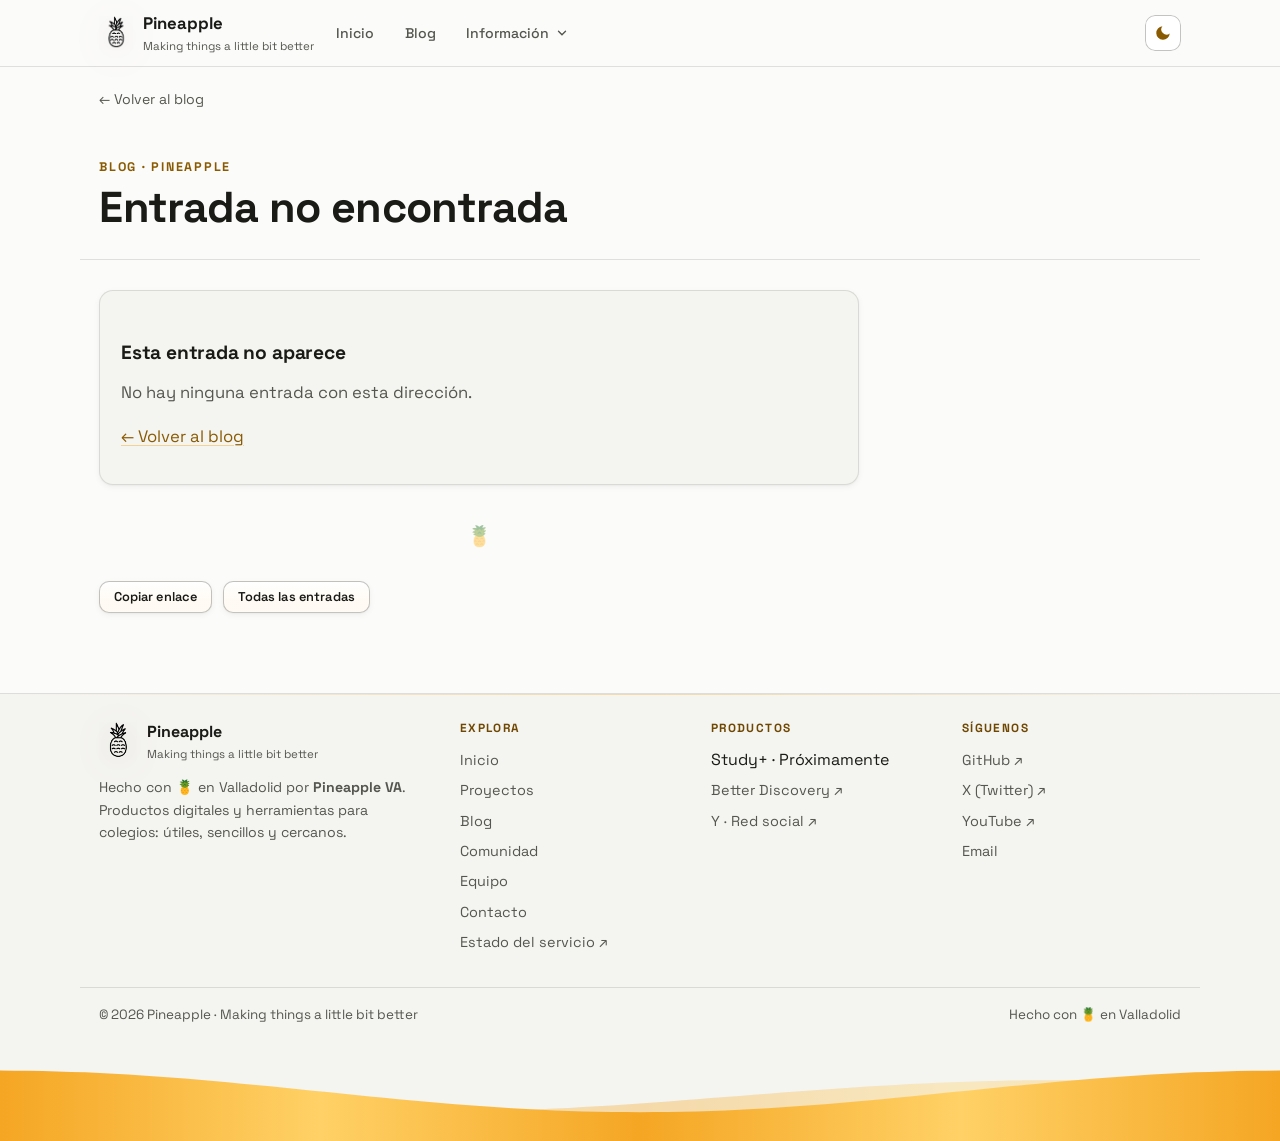
<file: blog/de-school-utilities-a-study-plus/index.html>
<!DOCTYPE html>
<html lang="es">
<head>
<!-- Google Tag Manager -->
<script>(function(w,d,s,l,i){w[l]=w[l]||[];w[l].push({'gtm.start':
new Date().getTime(),event:'gtm.js'});var f=d.getElementsByTagName(s)[0],
j=d.createElement(s),dl=l!='dataLayer'?'&l='+l:'';j.async=true;j.src=
'https://www.googletagmanager.com/gtm.js?id='+i+dl;f.parentNode.insertBefore(j,f);
})(window,document,'script','dataLayer','GTM-TTN7X5RM');</script>
<!-- End Google Tag Manager -->
  <meta charset="UTF-8">
  <meta name="viewport" content="width=device-width, initial-scale=1.0">

  <title>Entrada · Blog · Pineapple VA</title>
  <meta name="description" content="Una entrada del blog de Pineapple.">
  <meta name="theme-color" content="#131007">

  <meta property="og:type" content="website">
  <meta property="og:site_name" content="Pineapple VA">
  <meta property="og:title" content="Entrada · Blog · Pineapple">
  <meta property="og:description" content="Una entrada del blog de Pineapple.">
  <meta property="og:image" content="https://pineappleva.github.io/assets/img/icon-512.png">
  <meta property="og:locale" content="es_ES">
  <meta name="twitter:card" content="summary">
  <meta name="twitter:site" content="@pineapplevacorp">

  <link rel="icon" type="image/png" href="/assets/img/pineapple.png">
  <link rel="apple-touch-icon" href="/assets/img/icon-192.png">
  <link rel="manifest" href="/site.webmanifest">
  <meta name="color-scheme" content="dark light">
  <script>
    /* Tema: se aplica ANTES de pintar para evitar parpadeo.
       Orden: localStorage('pa-theme') -> prefers-color-scheme -> dark */
    (function () {
      var t = null;
      try { t = localStorage.getItem('pa-theme'); } catch (e) {}
      if (t !== 'light' && t !== 'dark') {
        t = (window.matchMedia && window.matchMedia('(prefers-color-scheme: light)').matches) ? 'light' : 'dark';
      }
      document.documentElement.setAttribute('data-theme', t);
      var m = document.querySelector('meta[name="theme-color"]');
      if (m) m.setAttribute('content', t === 'light' ? '#ffffff' : '#131007');
    })();
  </script>
  <link rel="stylesheet" href="/assets/css/style.css?v=20261111">
  <link rel="preconnect" href="https://fonts.googleapis.com">
  <link rel="preconnect" href="https://fonts.gstatic.com" crossorigin>
  <link href="https://fonts.googleapis.com/css2?family=Archivo+Black&family=Space+Grotesk:wght@400;500;600;700&display=swap" rel="stylesheet">
</head>
<body>
<!-- Google Tag Manager (noscript) -->
<noscript><iframe src="https://www.googletagmanager.com/ns.html?id=GTM-TTN7X5RM"
height="0" width="0" style="display:none;visibility:hidden"></iframe></noscript>
<!-- End Google Tag Manager (noscript) -->

  <a class="skip-link" href="#main">Saltar al contenido</a>
  <div class="progress" aria-hidden="true"><span id="progressBar"></span></div>

  <header class="site-header">
    <div class="wrap">
      <a class="brand" href="/" aria-label="Pineapple — inicio">
        <img src="/assets/img/pineapple.png" alt="" width="34" height="34">
        <span><span translate="no">Pineapple</span><small>Making things a little bit better</small></span>
      </a>

      <button type="button" id="navToggle" class="nav-toggle" aria-expanded="false" aria-controls="siteNav" aria-label="Abrir menú">
        <svg viewBox="0 0 24 24" width="22" height="22" fill="none" stroke="currentColor" stroke-width="2" stroke-linecap="round" aria-hidden="true"><path d="M4 7h16M4 12h16M4 17h16"/></svg>
      </button>

      <nav id="siteNav" class="main-nav" aria-label="Navegación principal">
        <ul>
          <li><a href="/">Inicio</a></li>
          <li><a href="/blog">Blog</a></li>
          <li class="dropdown">
            <button type="button" class="drop-btn" aria-expanded="false" aria-haspopup="true">
              Información
              <svg class="caret" viewBox="0 0 24 24" width="14" height="14" fill="none" stroke="currentColor" stroke-width="2.4" stroke-linecap="round" aria-hidden="true"><path d="m6 9 6 6 6-6"/></svg>
            </button>
            <ul class="dropdown-menu" hidden>
        <li><a href="/proyectos">Proyectos</a></li>
        <li><a href="/comunidad">Comunidad</a></li>
        <li><a href="/equipo">Equipo</a></li>
        <li><a href="/contacto">Contacto</a></li>
            </ul>
          </li>
        </ul>
      </nav>
      <button id="themeToggle" class="theme-toggle" type="button" aria-label="Cambiar entre tema oscuro y claro" title="Cambiar tema">
        <svg class="ico-sun" viewBox="0 0 24 24" width="18" height="18" fill="none" stroke="currentColor" stroke-width="2" stroke-linecap="round" aria-hidden="true"><circle cx="12" cy="12" r="4.5"/><path d="M12 2.5v2.2M12 19.3v2.2M2.5 12h2.2M19.3 12h2.2M4.9 4.9l1.6 1.6M17.5 17.5l1.6 1.6M19.1 4.9l-1.6 1.6M6.5 17.5l-1.6 1.6"/></svg>
        <svg class="ico-moon" viewBox="0 0 24 24" width="18" height="18" fill="currentColor" aria-hidden="true"><path d="M21 12.8A9 9 0 1 1 11.2 3a7 7 0 0 0 9.8 9.8z"/></svg>
      </button>
    </div>
  </header>

  <main id="main">

    <div class="wrap">
      <a class="back-link" href="/blog">← Volver al blog</a>
    </div>

    <section class="post-hero">
      <div class="wrap">
        <p class="kicker">Blog · Pineapple</p>
        <h1 id="postTitle">Cargando…</h1>
        <p class="post-hero-meta" id="postMeta" hidden></p>
        <img id="postBanner" class="post-banner" src="[data-uri]" alt="" hidden>
      </div>
    </section>

    <section class="section post-section">
      <div class="wrap">
        <article class="md-post single" id="mdPost" data-md-dir="/blog/posts" data-api-dir="blog/posts">
          <div class="skel-post" aria-hidden="true">
            <div class="skel-line w60"></div>
            <div class="skel-line w100"></div>
            <div class="skel-line w100"></div>
            <div class="skel-line w90"></div>
            <div class="skel-line w100"></div>
            <div class="skel-line w45"></div>
          </div>
        </article>

        <div class="post-actions">
          <button id="shareBtn" class="btn small ghost" type="button">Copiar enlace</button>
          <a class="btn small ghost" href="/blog">Todas las entradas</a>
        </div>

        <nav class="post-pager" id="postPager" hidden aria-label="Más entradas del blog"></nav>
      </div>
    </section>

  </main>

  <footer class="site-footer">
    <div class="wrap footer-grid">
      <div class="footer-brand">
        <a class="brand" href="/">
          <img src="/assets/img/pineapple.png" alt="" width="38" height="38">
          <span><span translate="no">Pineapple</span><small>Making things a little bit better</small></span>
        </a>
        <p class="footer-note">Hecho con 🍍 en Valladolid por <strong>Pineapple VA</strong>.<br>
        Productos digitales y herramientas para colegios: útiles, sencillos y cercanos.</p>
      </div>

      <nav class="footer-col" aria-label="Enlaces del sitio">
        <h3>Explora</h3>
        <ul>
          <li><a href="/">Inicio</a></li>
          <li><a href="/proyectos">Proyectos</a></li>
          <li><a href="/blog">Blog</a></li>
          <li><a href="/comunidad">Comunidad</a></li>
          <li><a href="/equipo">Equipo</a></li>
          <li><a href="/contacto">Contacto</a></li>
          <li><a href="https://statuspage.incident.io/pineappleva" target="_blank" rel="noopener" class="link">Estado del servicio ↗</a></li>
        </ul>
      </nav>

      <nav class="footer-col" aria-label="Nuestros productos">
        <h3>Productos</h3>
        <ul>
          <li><span>Study+ · Próximamente</span></li>
          <li><a href="https://pineappleva.github.io/Better-Discovery/" target="_blank" rel="noopener">Better Discovery ↗</a></li>
          <li><a href="https://complain.base44.app/" target="_blank" rel="noopener">Y · Red social ↗</a></li>
        </ul>
      </nav>

      <nav class="footer-col" aria-label="Síguenos">
        <h3>Síguenos</h3>
        <ul>
          <li><a href="https://github.com/PineappleVA" target="_blank" rel="noopener">GitHub ↗</a></li>
          <li><a href="https://x.com/pineapplevacorp" target="_blank" rel="noopener">X (Twitter) ↗</a></li>
          <li><a href="https://www.youtube.com/@pacorp-oficial" target="_blank" rel="noopener">YouTube ↗</a></li>
          <li><a href="mailto:pineapplevacorp@gmail.com">Email</a></li>
        </ul>
      </nav>
    </div>

    <div class="wrap footer-bottom">
      <p>© <span id="year">2026</span> <span translate="no">Pineapple</span> · <span translate="no">Making things a little bit better</span></p>
      <p>Hecho con 🍍 en Valladolid</p>
    </div>

    <div class="wave wave-footer" aria-hidden="true">
      <svg class="wave-defs" width="0" height="0" focusable="false" aria-hidden="true">
        <defs>
          <linearGradient id="wgrad" gradientUnits="userSpaceOnUse" x1="0" y1="0" x2="1440" y2="0">
            <stop offset="0" stop-color="#f5a623"/>
            <stop offset="0.25" stop-color="#ffd166"/>
            <stop offset="0.5" stop-color="#f5a623"/>
            <stop offset="0.75" stop-color="#ffd166"/>
            <stop offset="1" stop-color="#f5a623"/>
          </linearGradient>
        </defs>
      </svg>
      <div class="wave-layer wave-back">
        <div class="wave-track wave-track-rev"><svg viewBox="0 0 1440 120" preserveAspectRatio="none" focusable="false"><path d="M0,54.9 L16,56.2 L32,57.5 L48,58.8 L64,60.2 L80,61.6 L96,63.0 L112,64.4 L128,65.8 L144,67.1 L160,68.5 L176,69.9 L192,71.2 L208,72.5 L224,73.7 L240,74.9 L256,76.0 L272,77.1 L288,78.1 L304,79.1 L320,80.0 L336,80.8 L352,81.5 L368,82.1 L384,82.7 L400,83.1 L416,83.5 L432,83.8 L448,83.9 L464,84.0 L480,84.0 L496,83.8 L512,83.6 L528,83.3 L544,82.9 L560,82.4 L576,81.8 L592,81.1 L608,80.4 L624,79.5 L640,78.6 L656,77.6 L672,76.6 L688,75.5 L704,74.3 L720,73.1 L736,71.8 L752,70.5 L768,69.2 L784,67.8 L800,66.4 L816,65.0 L832,63.6 L848,62.2 L864,60.9 L880,59.5 L896,58.1 L912,56.8 L928,55.5 L944,54.3 L960,53.1 L976,52.0 L992,50.9 L1008,49.9 L1024,48.9 L1040,48.0 L1056,47.2 L1072,46.5 L1088,45.9 L1104,45.3 L1120,44.9 L1136,44.5 L1152,44.2 L1168,44.1 L1184,44.0 L1200,44.0 L1216,44.2 L1232,44.4 L1248,44.7 L1264,45.1 L1280,45.6 L1296,46.2 L1312,46.9 L1328,47.6 L1344,48.5 L1360,49.4 L1376,50.4 L1392,51.4 L1408,52.5 L1424,53.7 L1440,54.9 L1456,56.2 L1472,57.5 L1488,58.8 L1504,60.2 L1520,61.6 L1536,63.0 L1552,64.4 L1568,65.8 L1584,67.1 L1600,68.5 L1616,69.9 L1632,71.2 L1648,72.5 L1664,73.7 L1680,74.9 L1696,76.0 L1712,77.1 L1728,78.1 L1744,79.1 L1760,80.0 L1776,80.8 L1792,81.5 L1808,82.1 L1824,82.7 L1840,83.1 L1856,83.5 L1872,83.8 L1888,83.9 L1904,84.0 L1920,84.0 L1936,83.8 L1952,83.6 L1968,83.3 L1984,82.9 L2000,82.4 L2016,81.8 L2032,81.1 L2048,80.4 L2064,79.5 L2080,78.6 L2096,77.6 L2112,76.6 L2128,75.5 L2144,74.3 L2160,73.1 L2176,71.8 L2192,70.5 L2208,69.2 L2224,67.8 L2240,66.4 L2256,65.0 L2272,63.6 L2288,62.2 L2304,60.9 L2320,59.5 L2336,58.1 L2352,56.8 L2368,55.5 L2384,54.3 L2400,53.1 L2416,52.0 L2432,50.9 L2448,49.9 L2464,48.9 L2480,48.0 L2496,47.2 L2512,46.5 L2528,45.9 L2544,45.3 L2560,44.9 L2576,44.5 L2592,44.2 L2608,44.1 L2624,44.0 L2640,44.0 L2656,44.2 L2672,44.4 L2688,44.7 L2704,45.1 L2720,45.6 L2736,46.2 L2752,46.9 L2768,47.6 L2784,48.5 L2800,49.4 L2816,50.4 L2832,51.4 L2848,52.5 L2864,53.7 L2880,54.9 L2880,120 L0,120 Z" fill="url(#wgrad)"/></svg><svg viewBox="0 0 1440 120" preserveAspectRatio="none" focusable="false"><path d="M0,54.9 L16,56.2 L32,57.5 L48,58.8 L64,60.2 L80,61.6 L96,63.0 L112,64.4 L128,65.8 L144,67.1 L160,68.5 L176,69.9 L192,71.2 L208,72.5 L224,73.7 L240,74.9 L256,76.0 L272,77.1 L288,78.1 L304,79.1 L320,80.0 L336,80.8 L352,81.5 L368,82.1 L384,82.7 L400,83.1 L416,83.5 L432,83.8 L448,83.9 L464,84.0 L480,84.0 L496,83.8 L512,83.6 L528,83.3 L544,82.9 L560,82.4 L576,81.8 L592,81.1 L608,80.4 L624,79.5 L640,78.6 L656,77.6 L672,76.6 L688,75.5 L704,74.3 L720,73.1 L736,71.8 L752,70.5 L768,69.2 L784,67.8 L800,66.4 L816,65.0 L832,63.6 L848,62.2 L864,60.9 L880,59.5 L896,58.1 L912,56.8 L928,55.5 L944,54.3 L960,53.1 L976,52.0 L992,50.9 L1008,49.9 L1024,48.9 L1040,48.0 L1056,47.2 L1072,46.5 L1088,45.9 L1104,45.3 L1120,44.9 L1136,44.5 L1152,44.2 L1168,44.1 L1184,44.0 L1200,44.0 L1216,44.2 L1232,44.4 L1248,44.7 L1264,45.1 L1280,45.6 L1296,46.2 L1312,46.9 L1328,47.6 L1344,48.5 L1360,49.4 L1376,50.4 L1392,51.4 L1408,52.5 L1424,53.7 L1440,54.9 L1456,56.2 L1472,57.5 L1488,58.8 L1504,60.2 L1520,61.6 L1536,63.0 L1552,64.4 L1568,65.8 L1584,67.1 L1600,68.5 L1616,69.9 L1632,71.2 L1648,72.5 L1664,73.7 L1680,74.9 L1696,76.0 L1712,77.1 L1728,78.1 L1744,79.1 L1760,80.0 L1776,80.8 L1792,81.5 L1808,82.1 L1824,82.7 L1840,83.1 L1856,83.5 L1872,83.8 L1888,83.9 L1904,84.0 L1920,84.0 L1936,83.8 L1952,83.6 L1968,83.3 L1984,82.9 L2000,82.4 L2016,81.8 L2032,81.1 L2048,80.4 L2064,79.5 L2080,78.6 L2096,77.6 L2112,76.6 L2128,75.5 L2144,74.3 L2160,73.1 L2176,71.8 L2192,70.5 L2208,69.2 L2224,67.8 L2240,66.4 L2256,65.0 L2272,63.6 L2288,62.2 L2304,60.9 L2320,59.5 L2336,58.1 L2352,56.8 L2368,55.5 L2384,54.3 L2400,53.1 L2416,52.0 L2432,50.9 L2448,49.9 L2464,48.9 L2480,48.0 L2496,47.2 L2512,46.5 L2528,45.9 L2544,45.3 L2560,44.9 L2576,44.5 L2592,44.2 L2608,44.1 L2624,44.0 L2640,44.0 L2656,44.2 L2672,44.4 L2688,44.7 L2704,45.1 L2720,45.6 L2736,46.2 L2752,46.9 L2768,47.6 L2784,48.5 L2800,49.4 L2816,50.4 L2832,51.4 L2848,52.5 L2864,53.7 L2880,54.9 L2880,120 L0,120 Z" fill="url(#wgrad)"/></svg></div>
      </div>
      <div class="wave-layer wave-front">
        <div class="wave-track"><svg viewBox="0 0 1440 120" preserveAspectRatio="none" focusable="false"><path d="M0,32.0 L16,32.1 L32,32.3 L48,32.6 L64,33.0 L80,33.6 L96,34.2 L112,35.0 L128,36.0 L144,37.0 L160,38.1 L176,39.3 L192,40.6 L208,42.0 L224,43.5 L240,45.0 L256,46.6 L272,48.3 L288,50.0 L304,51.7 L320,53.5 L336,55.3 L352,57.1 L368,58.9 L384,60.7 L400,62.5 L416,64.3 L432,66.0 L448,67.7 L464,69.4 L480,71.0 L496,72.5 L512,74.0 L528,75.4 L544,76.7 L560,77.9 L576,79.0 L592,80.0 L608,81.0 L624,81.8 L640,82.4 L656,83.0 L672,83.4 L688,83.7 L704,83.9 L720,84.0 L736,83.9 L752,83.7 L768,83.4 L784,83.0 L800,82.4 L816,81.8 L832,81.0 L848,80.0 L864,79.0 L880,77.9 L896,76.7 L912,75.4 L928,74.0 L944,72.5 L960,71.0 L976,69.4 L992,67.7 L1008,66.0 L1024,64.3 L1040,62.5 L1056,60.7 L1072,58.9 L1088,57.1 L1104,55.3 L1120,53.5 L1136,51.7 L1152,50.0 L1168,48.3 L1184,46.6 L1200,45.0 L1216,43.5 L1232,42.0 L1248,40.6 L1264,39.3 L1280,38.1 L1296,37.0 L1312,36.0 L1328,35.0 L1344,34.2 L1360,33.6 L1376,33.0 L1392,32.6 L1408,32.3 L1424,32.1 L1440,32.0 L1456,32.1 L1472,32.3 L1488,32.6 L1504,33.0 L1520,33.6 L1536,34.2 L1552,35.0 L1568,36.0 L1584,37.0 L1600,38.1 L1616,39.3 L1632,40.6 L1648,42.0 L1664,43.5 L1680,45.0 L1696,46.6 L1712,48.3 L1728,50.0 L1744,51.7 L1760,53.5 L1776,55.3 L1792,57.1 L1808,58.9 L1824,60.7 L1840,62.5 L1856,64.3 L1872,66.0 L1888,67.7 L1904,69.4 L1920,71.0 L1936,72.5 L1952,74.0 L1968,75.4 L1984,76.7 L2000,77.9 L2016,79.0 L2032,80.0 L2048,81.0 L2064,81.8 L2080,82.4 L2096,83.0 L2112,83.4 L2128,83.7 L2144,83.9 L2160,84.0 L2176,83.9 L2192,83.7 L2208,83.4 L2224,83.0 L2240,82.4 L2256,81.8 L2272,81.0 L2288,80.0 L2304,79.0 L2320,77.9 L2336,76.7 L2352,75.4 L2368,74.0 L2384,72.5 L2400,71.0 L2416,69.4 L2432,67.7 L2448,66.0 L2464,64.3 L2480,62.5 L2496,60.7 L2512,58.9 L2528,57.1 L2544,55.3 L2560,53.5 L2576,51.7 L2592,50.0 L2608,48.3 L2624,46.6 L2640,45.0 L2656,43.5 L2672,42.0 L2688,40.6 L2704,39.3 L2720,38.1 L2736,37.0 L2752,36.0 L2768,35.0 L2784,34.2 L2800,33.6 L2816,33.0 L2832,32.6 L2848,32.3 L2864,32.1 L2880,32.0 L2880,120 L0,120 Z" fill="url(#wgrad)"/></svg><svg viewBox="0 0 1440 120" preserveAspectRatio="none" focusable="false"><path d="M0,32.0 L16,32.1 L32,32.3 L48,32.6 L64,33.0 L80,33.6 L96,34.2 L112,35.0 L128,36.0 L144,37.0 L160,38.1 L176,39.3 L192,40.6 L208,42.0 L224,43.5 L240,45.0 L256,46.6 L272,48.3 L288,50.0 L304,51.7 L320,53.5 L336,55.3 L352,57.1 L368,58.9 L384,60.7 L400,62.5 L416,64.3 L432,66.0 L448,67.7 L464,69.4 L480,71.0 L496,72.5 L512,74.0 L528,75.4 L544,76.7 L560,77.9 L576,79.0 L592,80.0 L608,81.0 L624,81.8 L640,82.4 L656,83.0 L672,83.4 L688,83.7 L704,83.9 L720,84.0 L736,83.9 L752,83.7 L768,83.4 L784,83.0 L800,82.4 L816,81.8 L832,81.0 L848,80.0 L864,79.0 L880,77.9 L896,76.7 L912,75.4 L928,74.0 L944,72.5 L960,71.0 L976,69.4 L992,67.7 L1008,66.0 L1024,64.3 L1040,62.5 L1056,60.7 L1072,58.9 L1088,57.1 L1104,55.3 L1120,53.5 L1136,51.7 L1152,50.0 L1168,48.3 L1184,46.6 L1200,45.0 L1216,43.5 L1232,42.0 L1248,40.6 L1264,39.3 L1280,38.1 L1296,37.0 L1312,36.0 L1328,35.0 L1344,34.2 L1360,33.6 L1376,33.0 L1392,32.6 L1408,32.3 L1424,32.1 L1440,32.0 L1456,32.1 L1472,32.3 L1488,32.6 L1504,33.0 L1520,33.6 L1536,34.2 L1552,35.0 L1568,36.0 L1584,37.0 L1600,38.1 L1616,39.3 L1632,40.6 L1648,42.0 L1664,43.5 L1680,45.0 L1696,46.6 L1712,48.3 L1728,50.0 L1744,51.7 L1760,53.5 L1776,55.3 L1792,57.1 L1808,58.9 L1824,60.7 L1840,62.5 L1856,64.3 L1872,66.0 L1888,67.7 L1904,69.4 L1920,71.0 L1936,72.5 L1952,74.0 L1968,75.4 L1984,76.7 L2000,77.9 L2016,79.0 L2032,80.0 L2048,81.0 L2064,81.8 L2080,82.4 L2096,83.0 L2112,83.4 L2128,83.7 L2144,83.9 L2160,84.0 L2176,83.9 L2192,83.7 L2208,83.4 L2224,83.0 L2240,82.4 L2256,81.8 L2272,81.0 L2288,80.0 L2304,79.0 L2320,77.9 L2336,76.7 L2352,75.4 L2368,74.0 L2384,72.5 L2400,71.0 L2416,69.4 L2432,67.7 L2448,66.0 L2464,64.3 L2480,62.5 L2496,60.7 L2512,58.9 L2528,57.1 L2544,55.3 L2560,53.5 L2576,51.7 L2592,50.0 L2608,48.3 L2624,46.6 L2640,45.0 L2656,43.5 L2672,42.0 L2688,40.6 L2704,39.3 L2720,38.1 L2736,37.0 L2752,36.0 L2768,35.0 L2784,34.2 L2800,33.6 L2816,33.0 L2832,32.6 L2848,32.3 L2864,32.1 L2880,32.0 L2880,120 L0,120 Z" fill="url(#wgrad)"/></svg></div>
      </div>
    </div>
  </footer>

  <button type="button" id="toTop" class="to-top" aria-label="Volver arriba">
    <svg viewBox="0 0 24 24" width="20" height="20" fill="none" stroke="currentColor" stroke-width="2.2" stroke-linecap="round" stroke-linejoin="round" aria-hidden="true"><path d="m18 15-6-6-6 6"/></svg>
  </button>

  <script src="/assets/js/main.js?v=20261111" defer></script>
  <script src="/assets/js/blog.js" defer></script>
</body>
</html>
</file>
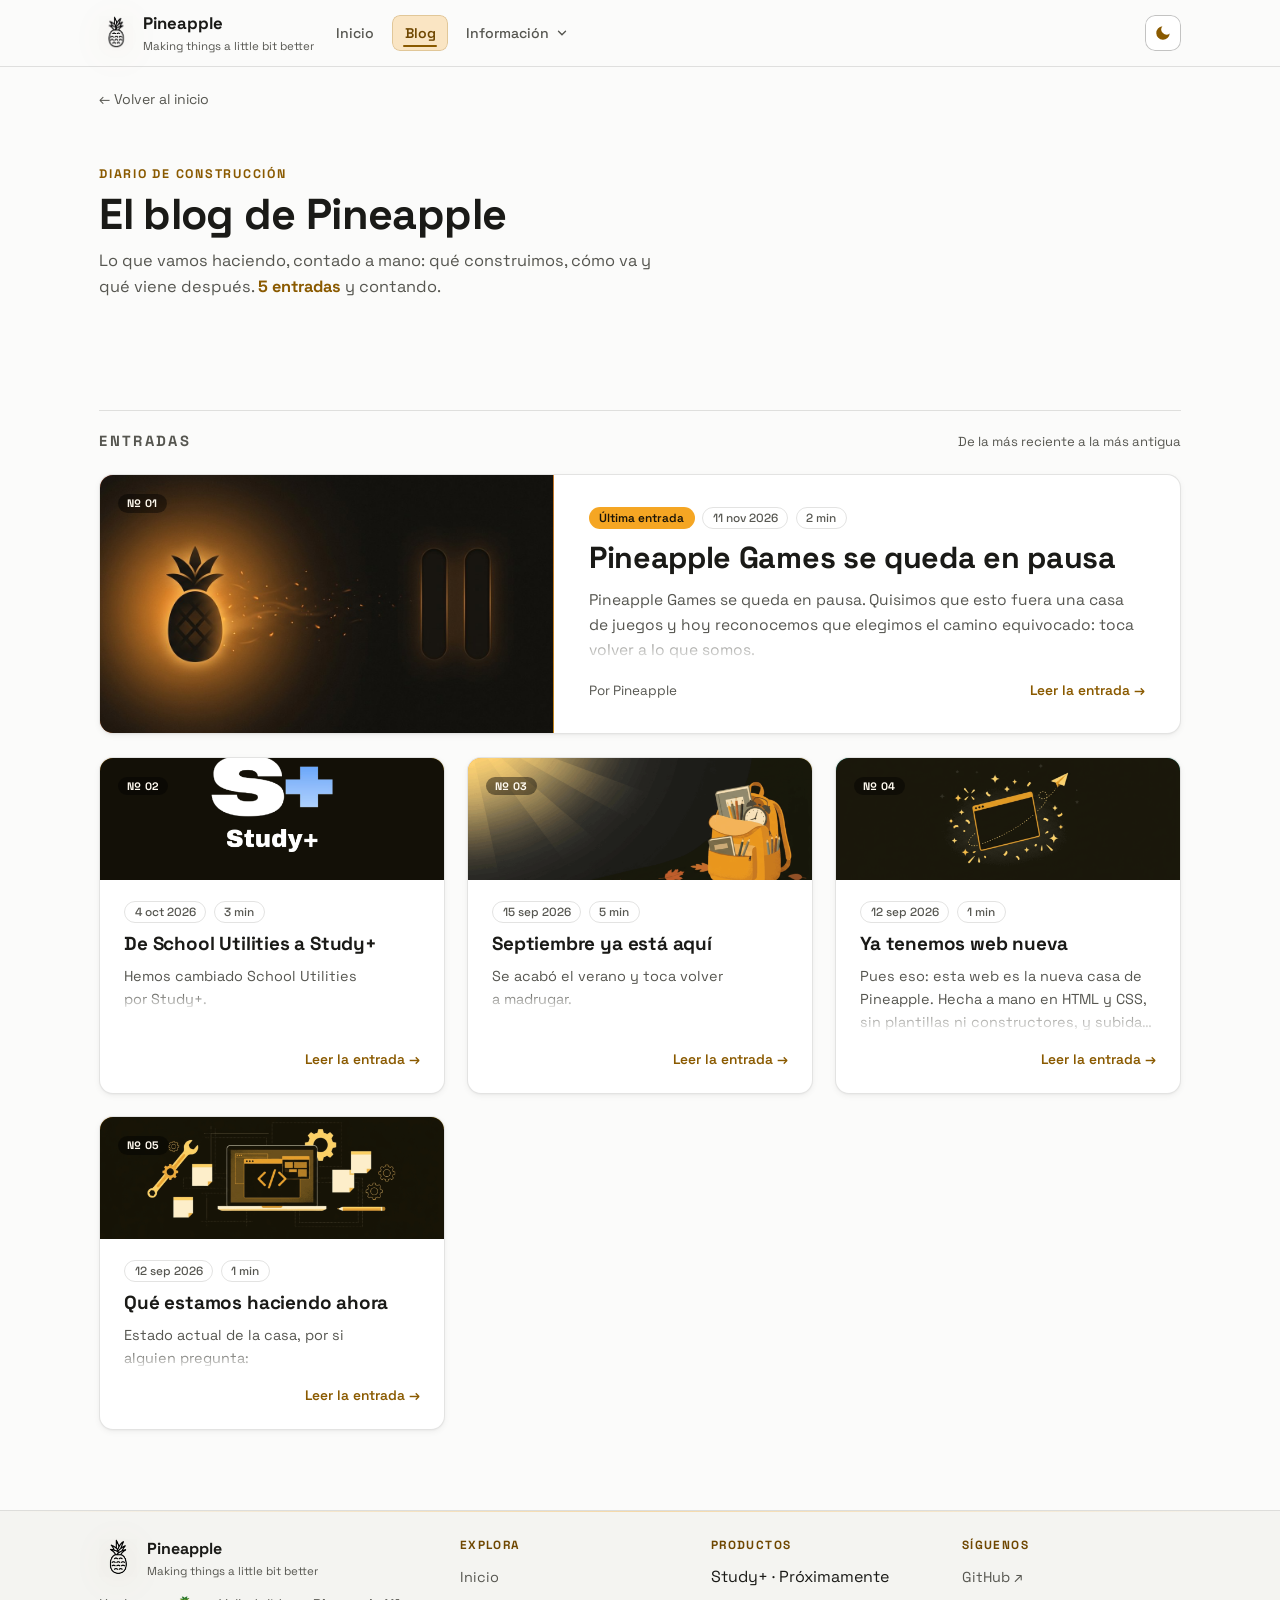
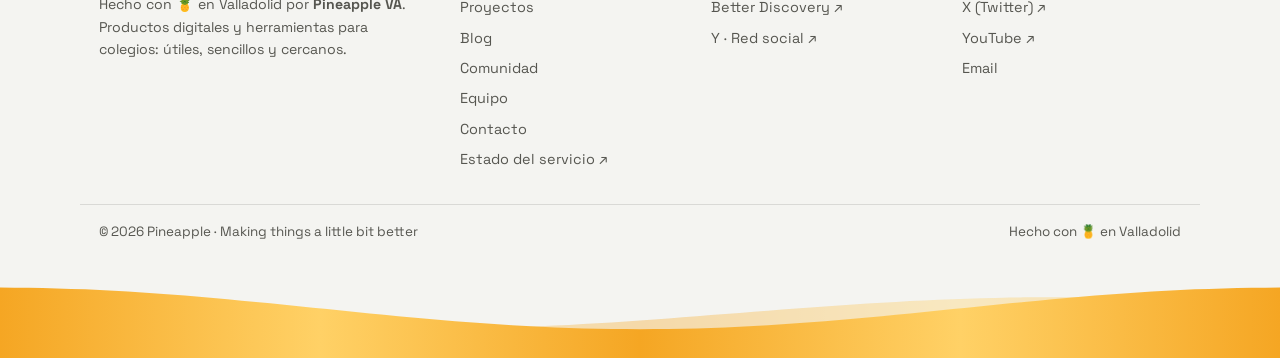
<file: blog.html>
<!DOCTYPE html>
<html lang="es">
<head>
<!-- Google Tag Manager -->
<script>(function(w,d,s,l,i){w[l]=w[l]||[];w[l].push({'gtm.start':
new Date().getTime(),event:'gtm.js'});var f=d.getElementsByTagName(s)[0],
j=d.createElement(s),dl=l!='dataLayer'?'&l='+l:'';j.async=true;j.src=
'https://www.googletagmanager.com/gtm.js?id='+i+dl;f.parentNode.insertBefore(j,f);
})(window,document,'script','dataLayer','GTM-TTN7X5RM');</script>
<!-- End Google Tag Manager -->
  <meta charset="UTF-8">
  <meta name="viewport" content="width=device-width, initial-scale=1.0">

  <title>Blog · Pineapple VA</title>
  <meta name="description" content="El blog de Pineapple: lo que vamos haciendo, contado a mano. Escrito en Markdown y publicado directo desde el repositorio.">
  <meta name="theme-color" content="#131007">
  <link rel="canonical" href="https://pineappleva.github.io/blog">

  <meta property="og:type" content="website">
  <meta property="og:site_name" content="Pineapple VA">
  <meta property="og:title" content="Blog · Pineapple">
  <meta property="og:description" content="El blog de Pineapple: lo que vamos haciendo, contado a mano. Escrito en Markdown y publicado directo desde el repositorio.">
  <meta property="og:image" content="https://pineappleva.github.io/assets/img/icon-512.png">
  <meta property="og:locale" content="es_ES">
  <meta name="twitter:card" content="summary">
  <meta name="twitter:site" content="@pineapplevacorp">

  <link rel="icon" type="image/png" href="/assets/img/pineapple.png">
  <link rel="apple-touch-icon" href="/assets/img/icon-192.png">
  <link rel="manifest" href="/site.webmanifest">
  <meta name="color-scheme" content="dark light">
  <script>
    /* Tema: se aplica ANTES de pintar para evitar parpadeo.
       Orden: localStorage('pa-theme') -> prefers-color-scheme -> dark */
    (function () {
      var t = null;
      try { t = localStorage.getItem('pa-theme'); } catch (e) {}
      if (t !== 'light' && t !== 'dark') {
        t = (window.matchMedia && window.matchMedia('(prefers-color-scheme: light)').matches) ? 'light' : 'dark';
      }
      document.documentElement.setAttribute('data-theme', t);
      var m = document.querySelector('meta[name="theme-color"]');
      if (m) m.setAttribute('content', t === 'light' ? '#ffffff' : '#131007');
    })();
  </script>
  <link rel="stylesheet" href="/assets/css/style.css?v=20261111">
  <link rel="preconnect" href="https://fonts.googleapis.com">
  <link rel="preconnect" href="https://fonts.gstatic.com" crossorigin>
  <link href="https://fonts.googleapis.com/css2?family=Archivo+Black&family=Space+Grotesk:wght@400;500;600;700&display=swap" rel="stylesheet">
</head>
<body>
<!-- Google Tag Manager (noscript) -->
<noscript><iframe src="https://www.googletagmanager.com/ns.html?id=GTM-TTN7X5RM"
height="0" width="0" style="display:none;visibility:hidden"></iframe></noscript>
<!-- End Google Tag Manager (noscript) -->

  <a class="skip-link" href="#main">Saltar al contenido</a>
  <div class="progress" aria-hidden="true"><span id="progressBar"></span></div>

  <header class="site-header">
    <div class="wrap">
      <a class="brand" href="/" aria-label="Pineapple — inicio">
        <img src="/assets/img/pineapple.png" alt="" width="34" height="34">
        <span><span translate="no">Pineapple</span><small>Making things a little bit better</small></span>
      </a>

      <button type="button" id="navToggle" class="nav-toggle" aria-expanded="false" aria-controls="siteNav" aria-label="Abrir menú">
        <svg viewBox="0 0 24 24" width="22" height="22" fill="none" stroke="currentColor" stroke-width="2" stroke-linecap="round" aria-hidden="true"><path d="M4 7h16M4 12h16M4 17h16"/></svg>
      </button>

      <nav id="siteNav" class="main-nav" aria-label="Navegación principal">
        <ul>
          <li><a href="/">Inicio</a></li>
          <li><a href="/blog" aria-current="page">Blog</a></li>
          <li class="dropdown">
            <button type="button" class="drop-btn" aria-expanded="false" aria-haspopup="true">
              Información
              <svg class="caret" viewBox="0 0 24 24" width="14" height="14" fill="none" stroke="currentColor" stroke-width="2.4" stroke-linecap="round" aria-hidden="true"><path d="m6 9 6 6 6-6"/></svg>
            </button>
            <ul class="dropdown-menu" hidden>
        <li><a href="/proyectos">Proyectos</a></li>
        <li><a href="/comunidad">Comunidad</a></li>
        <li><a href="/equipo">Equipo</a></li>
        <li><a href="/contacto">Contacto</a></li>
            </ul>
          </li>
        </ul>
      </nav>
      <button id="themeToggle" class="theme-toggle" type="button" aria-label="Cambiar entre tema oscuro y claro" title="Cambiar tema">
        <svg class="ico-sun" viewBox="0 0 24 24" width="18" height="18" fill="none" stroke="currentColor" stroke-width="2" stroke-linecap="round" aria-hidden="true"><circle cx="12" cy="12" r="4.5"/><path d="M12 2.5v2.2M12 19.3v2.2M2.5 12h2.2M19.3 12h2.2M4.9 4.9l1.6 1.6M17.5 17.5l1.6 1.6M19.1 4.9l-1.6 1.6M6.5 17.5l-1.6 1.6"/></svg>
        <svg class="ico-moon" viewBox="0 0 24 24" width="18" height="18" fill="currentColor" aria-hidden="true"><path d="M21 12.8A9 9 0 1 1 11.2 3a7 7 0 0 0 9.8 9.8z"/></svg>
      </button>
    </div>
  </header>

  <main id="main">

    <div class="wrap">
      <a class="back-link" href="/">← Volver al inicio</a>
    </div>

    <section class="blog-hero">
      <div class="wrap">
        <p class="kicker">Diario de construcción</p>
        <h1>El blog de Pineapple</h1>
        <p class="sub">Lo que vamos haciendo, contado a mano: qué construimos, cómo va
        y qué viene después. <span id="mdCount" class="hero-count"></span> y contando.</p>
      </div>
    </section>

    <section class="section blog-section" id="entradas">
      <div class="wrap">
        <div class="md-toolbar">
          <h2>Entradas</h2>
          <span class="md-hint">De la más reciente a la más antigua</span>
        </div>
        <div class="md-list" data-md-dir="/blog/posts" data-api-dir="blog/posts">
          <div class="skel-grid" aria-hidden="true">
            <div class="skel-card skel-featured"></div>
            <div class="skel-card"></div>
            <div class="skel-card"></div>
            <div class="skel-card"></div>
          </div>
        </div>
      </div>
    </section>

  </main>

  <footer class="site-footer">
    <div class="wrap footer-grid">
      <div class="footer-brand">
        <a class="brand" href="/">
          <img src="/assets/img/pineapple.png" alt="" width="38" height="38">
          <span><span translate="no">Pineapple</span><small>Making things a little bit better</small></span>
        </a>
        <p class="footer-note">Hecho con 🍍 en Valladolid por <strong>Pineapple VA</strong>.<br>
        Productos digitales y herramientas para colegios: útiles, sencillos y cercanos.</p>
      </div>

      <nav class="footer-col" aria-label="Enlaces del sitio">
        <h3>Explora</h3>
        <ul>
          <li><a href="/">Inicio</a></li>
          <li><a href="/proyectos">Proyectos</a></li>
          <li><a href="/blog">Blog</a></li>
          <li><a href="/comunidad">Comunidad</a></li>
          <li><a href="/equipo">Equipo</a></li>
          <li><a href="/contacto">Contacto</a></li>
          <li><a href="https://statuspage.incident.io/pineappleva" target="_blank" rel="noopener" class="link">Estado del servicio ↗</a></li>
        </ul>
      </nav>

      <nav class="footer-col" aria-label="Nuestros productos">
        <h3>Productos</h3>
        <ul>
          <li><span>Study+ · Próximamente</span></li>
          <li><a href="https://pineappleva.github.io/Better-Discovery/" target="_blank" rel="noopener">Better Discovery ↗</a></li>
          <li><a href="https://complain.base44.app/" target="_blank" rel="noopener">Y · Red social ↗</a></li>
        </ul>
      </nav>

      <nav class="footer-col" aria-label="Síguenos">
        <h3>Síguenos</h3>
        <ul>
          <li><a href="https://github.com/PineappleVA" target="_blank" rel="noopener">GitHub ↗</a></li>
          <li><a href="https://x.com/pineapplevacorp" target="_blank" rel="noopener">X (Twitter) ↗</a></li>
          <li><a href="https://www.youtube.com/@pacorp-oficial" target="_blank" rel="noopener">YouTube ↗</a></li>
          <li><a href="mailto:pineapplevacorp@gmail.com">Email</a></li>
        </ul>
      </nav>
    </div>

    <div class="wrap footer-bottom">
      <p>© <span id="year">2026</span> <span translate="no">Pineapple</span> · <span translate="no">Making things a little bit better</span></p>
      <p>Hecho con 🍍 en Valladolid</p>
    </div>

    <div class="wave wave-footer" aria-hidden="true">
      <svg class="wave-defs" width="0" height="0" focusable="false" aria-hidden="true">
        <defs>
          <linearGradient id="wgrad" gradientUnits="userSpaceOnUse" x1="0" y1="0" x2="1440" y2="0">
            <stop offset="0" stop-color="#f5a623"/>
            <stop offset="0.25" stop-color="#ffd166"/>
            <stop offset="0.5" stop-color="#f5a623"/>
            <stop offset="0.75" stop-color="#ffd166"/>
            <stop offset="1" stop-color="#f5a623"/>
          </linearGradient>
        </defs>
      </svg>
      <div class="wave-layer wave-back">
        <div class="wave-track wave-track-rev"><svg viewBox="0 0 1440 120" preserveAspectRatio="none" focusable="false"><path d="M0,54.9 L16,56.2 L32,57.5 L48,58.8 L64,60.2 L80,61.6 L96,63.0 L112,64.4 L128,65.8 L144,67.1 L160,68.5 L176,69.9 L192,71.2 L208,72.5 L224,73.7 L240,74.9 L256,76.0 L272,77.1 L288,78.1 L304,79.1 L320,80.0 L336,80.8 L352,81.5 L368,82.1 L384,82.7 L400,83.1 L416,83.5 L432,83.8 L448,83.9 L464,84.0 L480,84.0 L496,83.8 L512,83.6 L528,83.3 L544,82.9 L560,82.4 L576,81.8 L592,81.1 L608,80.4 L624,79.5 L640,78.6 L656,77.6 L672,76.6 L688,75.5 L704,74.3 L720,73.1 L736,71.8 L752,70.5 L768,69.2 L784,67.8 L800,66.4 L816,65.0 L832,63.6 L848,62.2 L864,60.9 L880,59.5 L896,58.1 L912,56.8 L928,55.5 L944,54.3 L960,53.1 L976,52.0 L992,50.9 L1008,49.9 L1024,48.9 L1040,48.0 L1056,47.2 L1072,46.5 L1088,45.9 L1104,45.3 L1120,44.9 L1136,44.5 L1152,44.2 L1168,44.1 L1184,44.0 L1200,44.0 L1216,44.2 L1232,44.4 L1248,44.7 L1264,45.1 L1280,45.6 L1296,46.2 L1312,46.9 L1328,47.6 L1344,48.5 L1360,49.4 L1376,50.4 L1392,51.4 L1408,52.5 L1424,53.7 L1440,54.9 L1456,56.2 L1472,57.5 L1488,58.8 L1504,60.2 L1520,61.6 L1536,63.0 L1552,64.4 L1568,65.8 L1584,67.1 L1600,68.5 L1616,69.9 L1632,71.2 L1648,72.5 L1664,73.7 L1680,74.9 L1696,76.0 L1712,77.1 L1728,78.1 L1744,79.1 L1760,80.0 L1776,80.8 L1792,81.5 L1808,82.1 L1824,82.7 L1840,83.1 L1856,83.5 L1872,83.8 L1888,83.9 L1904,84.0 L1920,84.0 L1936,83.8 L1952,83.6 L1968,83.3 L1984,82.9 L2000,82.4 L2016,81.8 L2032,81.1 L2048,80.4 L2064,79.5 L2080,78.6 L2096,77.6 L2112,76.6 L2128,75.5 L2144,74.3 L2160,73.1 L2176,71.8 L2192,70.5 L2208,69.2 L2224,67.8 L2240,66.4 L2256,65.0 L2272,63.6 L2288,62.2 L2304,60.9 L2320,59.5 L2336,58.1 L2352,56.8 L2368,55.5 L2384,54.3 L2400,53.1 L2416,52.0 L2432,50.9 L2448,49.9 L2464,48.9 L2480,48.0 L2496,47.2 L2512,46.5 L2528,45.9 L2544,45.3 L2560,44.9 L2576,44.5 L2592,44.2 L2608,44.1 L2624,44.0 L2640,44.0 L2656,44.2 L2672,44.4 L2688,44.7 L2704,45.1 L2720,45.6 L2736,46.2 L2752,46.9 L2768,47.6 L2784,48.5 L2800,49.4 L2816,50.4 L2832,51.4 L2848,52.5 L2864,53.7 L2880,54.9 L2880,120 L0,120 Z" fill="url(#wgrad)"/></svg><svg viewBox="0 0 1440 120" preserveAspectRatio="none" focusable="false"><path d="M0,54.9 L16,56.2 L32,57.5 L48,58.8 L64,60.2 L80,61.6 L96,63.0 L112,64.4 L128,65.8 L144,67.1 L160,68.5 L176,69.9 L192,71.2 L208,72.5 L224,73.7 L240,74.9 L256,76.0 L272,77.1 L288,78.1 L304,79.1 L320,80.0 L336,80.8 L352,81.5 L368,82.1 L384,82.7 L400,83.1 L416,83.5 L432,83.8 L448,83.9 L464,84.0 L480,84.0 L496,83.8 L512,83.6 L528,83.3 L544,82.9 L560,82.4 L576,81.8 L592,81.1 L608,80.4 L624,79.5 L640,78.6 L656,77.6 L672,76.6 L688,75.5 L704,74.3 L720,73.1 L736,71.8 L752,70.5 L768,69.2 L784,67.8 L800,66.4 L816,65.0 L832,63.6 L848,62.2 L864,60.9 L880,59.5 L896,58.1 L912,56.8 L928,55.5 L944,54.3 L960,53.1 L976,52.0 L992,50.9 L1008,49.9 L1024,48.9 L1040,48.0 L1056,47.2 L1072,46.5 L1088,45.9 L1104,45.3 L1120,44.9 L1136,44.5 L1152,44.2 L1168,44.1 L1184,44.0 L1200,44.0 L1216,44.2 L1232,44.4 L1248,44.7 L1264,45.1 L1280,45.6 L1296,46.2 L1312,46.9 L1328,47.6 L1344,48.5 L1360,49.4 L1376,50.4 L1392,51.4 L1408,52.5 L1424,53.7 L1440,54.9 L1456,56.2 L1472,57.5 L1488,58.8 L1504,60.2 L1520,61.6 L1536,63.0 L1552,64.4 L1568,65.8 L1584,67.1 L1600,68.5 L1616,69.9 L1632,71.2 L1648,72.5 L1664,73.7 L1680,74.9 L1696,76.0 L1712,77.1 L1728,78.1 L1744,79.1 L1760,80.0 L1776,80.8 L1792,81.5 L1808,82.1 L1824,82.7 L1840,83.1 L1856,83.5 L1872,83.8 L1888,83.9 L1904,84.0 L1920,84.0 L1936,83.8 L1952,83.6 L1968,83.3 L1984,82.9 L2000,82.4 L2016,81.8 L2032,81.1 L2048,80.4 L2064,79.5 L2080,78.6 L2096,77.6 L2112,76.6 L2128,75.5 L2144,74.3 L2160,73.1 L2176,71.8 L2192,70.5 L2208,69.2 L2224,67.8 L2240,66.4 L2256,65.0 L2272,63.6 L2288,62.2 L2304,60.9 L2320,59.5 L2336,58.1 L2352,56.8 L2368,55.5 L2384,54.3 L2400,53.1 L2416,52.0 L2432,50.9 L2448,49.9 L2464,48.9 L2480,48.0 L2496,47.2 L2512,46.5 L2528,45.9 L2544,45.3 L2560,44.9 L2576,44.5 L2592,44.2 L2608,44.1 L2624,44.0 L2640,44.0 L2656,44.2 L2672,44.4 L2688,44.7 L2704,45.1 L2720,45.6 L2736,46.2 L2752,46.9 L2768,47.6 L2784,48.5 L2800,49.4 L2816,50.4 L2832,51.4 L2848,52.5 L2864,53.7 L2880,54.9 L2880,120 L0,120 Z" fill="url(#wgrad)"/></svg></div>
      </div>
      <div class="wave-layer wave-front">
        <div class="wave-track"><svg viewBox="0 0 1440 120" preserveAspectRatio="none" focusable="false"><path d="M0,32.0 L16,32.1 L32,32.3 L48,32.6 L64,33.0 L80,33.6 L96,34.2 L112,35.0 L128,36.0 L144,37.0 L160,38.1 L176,39.3 L192,40.6 L208,42.0 L224,43.5 L240,45.0 L256,46.6 L272,48.3 L288,50.0 L304,51.7 L320,53.5 L336,55.3 L352,57.1 L368,58.9 L384,60.7 L400,62.5 L416,64.3 L432,66.0 L448,67.7 L464,69.4 L480,71.0 L496,72.5 L512,74.0 L528,75.4 L544,76.7 L560,77.9 L576,79.0 L592,80.0 L608,81.0 L624,81.8 L640,82.4 L656,83.0 L672,83.4 L688,83.7 L704,83.9 L720,84.0 L736,83.9 L752,83.7 L768,83.4 L784,83.0 L800,82.4 L816,81.8 L832,81.0 L848,80.0 L864,79.0 L880,77.9 L896,76.7 L912,75.4 L928,74.0 L944,72.5 L960,71.0 L976,69.4 L992,67.7 L1008,66.0 L1024,64.3 L1040,62.5 L1056,60.7 L1072,58.9 L1088,57.1 L1104,55.3 L1120,53.5 L1136,51.7 L1152,50.0 L1168,48.3 L1184,46.6 L1200,45.0 L1216,43.5 L1232,42.0 L1248,40.6 L1264,39.3 L1280,38.1 L1296,37.0 L1312,36.0 L1328,35.0 L1344,34.2 L1360,33.6 L1376,33.0 L1392,32.6 L1408,32.3 L1424,32.1 L1440,32.0 L1456,32.1 L1472,32.3 L1488,32.6 L1504,33.0 L1520,33.6 L1536,34.2 L1552,35.0 L1568,36.0 L1584,37.0 L1600,38.1 L1616,39.3 L1632,40.6 L1648,42.0 L1664,43.5 L1680,45.0 L1696,46.6 L1712,48.3 L1728,50.0 L1744,51.7 L1760,53.5 L1776,55.3 L1792,57.1 L1808,58.9 L1824,60.7 L1840,62.5 L1856,64.3 L1872,66.0 L1888,67.7 L1904,69.4 L1920,71.0 L1936,72.5 L1952,74.0 L1968,75.4 L1984,76.7 L2000,77.9 L2016,79.0 L2032,80.0 L2048,81.0 L2064,81.8 L2080,82.4 L2096,83.0 L2112,83.4 L2128,83.7 L2144,83.9 L2160,84.0 L2176,83.9 L2192,83.7 L2208,83.4 L2224,83.0 L2240,82.4 L2256,81.8 L2272,81.0 L2288,80.0 L2304,79.0 L2320,77.9 L2336,76.7 L2352,75.4 L2368,74.0 L2384,72.5 L2400,71.0 L2416,69.4 L2432,67.7 L2448,66.0 L2464,64.3 L2480,62.5 L2496,60.7 L2512,58.9 L2528,57.1 L2544,55.3 L2560,53.5 L2576,51.7 L2592,50.0 L2608,48.3 L2624,46.6 L2640,45.0 L2656,43.5 L2672,42.0 L2688,40.6 L2704,39.3 L2720,38.1 L2736,37.0 L2752,36.0 L2768,35.0 L2784,34.2 L2800,33.6 L2816,33.0 L2832,32.6 L2848,32.3 L2864,32.1 L2880,32.0 L2880,120 L0,120 Z" fill="url(#wgrad)"/></svg><svg viewBox="0 0 1440 120" preserveAspectRatio="none" focusable="false"><path d="M0,32.0 L16,32.1 L32,32.3 L48,32.6 L64,33.0 L80,33.6 L96,34.2 L112,35.0 L128,36.0 L144,37.0 L160,38.1 L176,39.3 L192,40.6 L208,42.0 L224,43.5 L240,45.0 L256,46.6 L272,48.3 L288,50.0 L304,51.7 L320,53.5 L336,55.3 L352,57.1 L368,58.9 L384,60.7 L400,62.5 L416,64.3 L432,66.0 L448,67.7 L464,69.4 L480,71.0 L496,72.5 L512,74.0 L528,75.4 L544,76.7 L560,77.9 L576,79.0 L592,80.0 L608,81.0 L624,81.8 L640,82.4 L656,83.0 L672,83.4 L688,83.7 L704,83.9 L720,84.0 L736,83.9 L752,83.7 L768,83.4 L784,83.0 L800,82.4 L816,81.8 L832,81.0 L848,80.0 L864,79.0 L880,77.9 L896,76.7 L912,75.4 L928,74.0 L944,72.5 L960,71.0 L976,69.4 L992,67.7 L1008,66.0 L1024,64.3 L1040,62.5 L1056,60.7 L1072,58.9 L1088,57.1 L1104,55.3 L1120,53.5 L1136,51.7 L1152,50.0 L1168,48.3 L1184,46.6 L1200,45.0 L1216,43.5 L1232,42.0 L1248,40.6 L1264,39.3 L1280,38.1 L1296,37.0 L1312,36.0 L1328,35.0 L1344,34.2 L1360,33.6 L1376,33.0 L1392,32.6 L1408,32.3 L1424,32.1 L1440,32.0 L1456,32.1 L1472,32.3 L1488,32.6 L1504,33.0 L1520,33.6 L1536,34.2 L1552,35.0 L1568,36.0 L1584,37.0 L1600,38.1 L1616,39.3 L1632,40.6 L1648,42.0 L1664,43.5 L1680,45.0 L1696,46.6 L1712,48.3 L1728,50.0 L1744,51.7 L1760,53.5 L1776,55.3 L1792,57.1 L1808,58.9 L1824,60.7 L1840,62.5 L1856,64.3 L1872,66.0 L1888,67.7 L1904,69.4 L1920,71.0 L1936,72.5 L1952,74.0 L1968,75.4 L1984,76.7 L2000,77.9 L2016,79.0 L2032,80.0 L2048,81.0 L2064,81.8 L2080,82.4 L2096,83.0 L2112,83.4 L2128,83.7 L2144,83.9 L2160,84.0 L2176,83.9 L2192,83.7 L2208,83.4 L2224,83.0 L2240,82.4 L2256,81.8 L2272,81.0 L2288,80.0 L2304,79.0 L2320,77.9 L2336,76.7 L2352,75.4 L2368,74.0 L2384,72.5 L2400,71.0 L2416,69.4 L2432,67.7 L2448,66.0 L2464,64.3 L2480,62.5 L2496,60.7 L2512,58.9 L2528,57.1 L2544,55.3 L2560,53.5 L2576,51.7 L2592,50.0 L2608,48.3 L2624,46.6 L2640,45.0 L2656,43.5 L2672,42.0 L2688,40.6 L2704,39.3 L2720,38.1 L2736,37.0 L2752,36.0 L2768,35.0 L2784,34.2 L2800,33.6 L2816,33.0 L2832,32.6 L2848,32.3 L2864,32.1 L2880,32.0 L2880,120 L0,120 Z" fill="url(#wgrad)"/></svg></div>
      </div>
    </div>
  </footer>

  <button type="button" id="toTop" class="to-top" aria-label="Volver arriba">
    <svg viewBox="0 0 24 24" width="20" height="20" fill="none" stroke="currentColor" stroke-width="2.2" stroke-linecap="round" stroke-linejoin="round" aria-hidden="true"><path d="m18 15-6-6-6 6"/></svg>
  </button>

  <script src="/assets/js/main.js?v=20261111" defer></script>
  <script src="/assets/js/blog.js" defer></script>
</body>
</html>
</file>
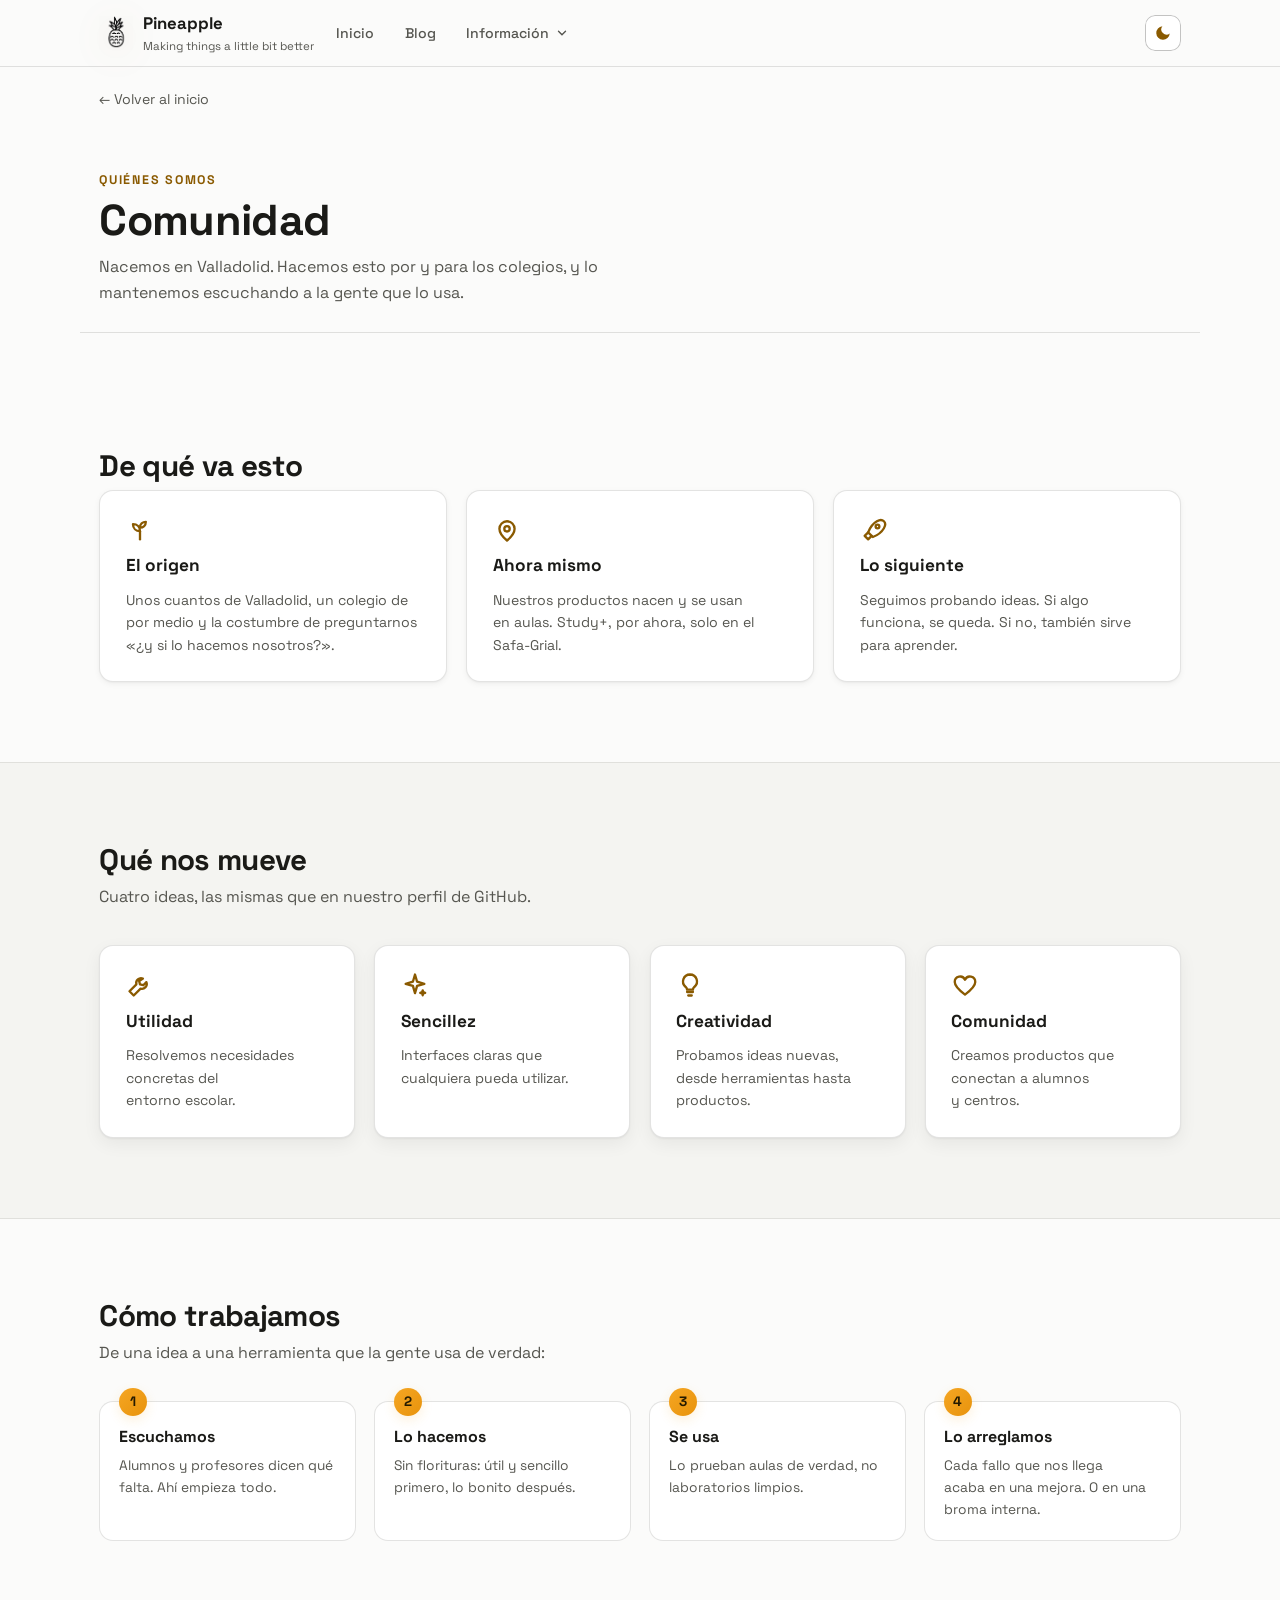
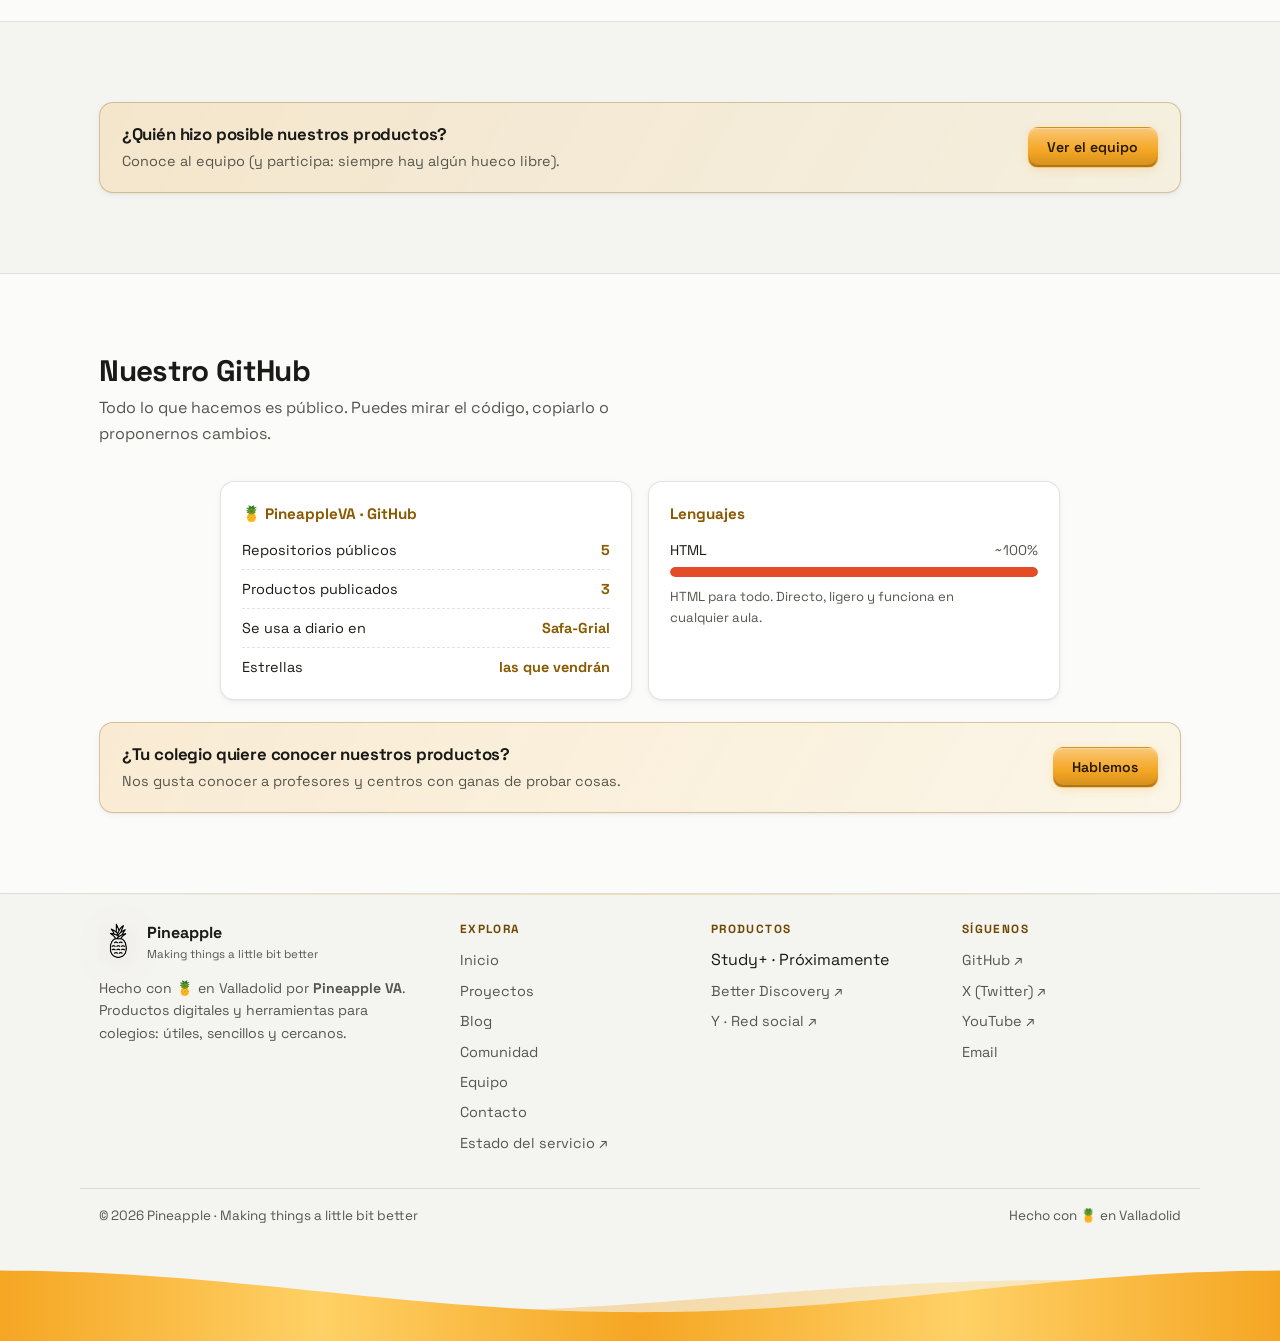
<file: comunidad.html>
<!DOCTYPE html>
<html lang="es">
<head>
<!-- Google Tag Manager -->
<script>(function(w,d,s,l,i){w[l]=w[l]||[];w[l].push({'gtm.start':
new Date().getTime(),event:'gtm.js'});var f=d.getElementsByTagName(s)[0],
j=d.createElement(s),dl=l!='dataLayer'?'&l='+l:'';j.async=true;j.src=
'https://www.googletagmanager.com/gtm.js?id='+i+dl;f.parentNode.insertBefore(j,f);
})(window,document,'script','dataLayer','GTM-TTN7X5RM');</script>
<!-- End Google Tag Manager -->
  <meta charset="UTF-8">
  <meta name="viewport" content="width=device-width, initial-scale=1.0">

  <title>Comunidad · Pineapple VA</title>
  <meta name="description" content="Quiénes somos: Pineapple nace en Valladolid y hace productos digitales para alumnos, profesores y colegios. Nuestra historia, nuestros valores y cómo trabajamos.">
  <meta name="theme-color" content="#131007">
  <link rel="canonical" href="https://pineappleva.github.io/comunidad">

  <meta property="og:type" content="website">
  <meta property="og:site_name" content="Pineapple VA">
  <meta property="og:title" content="Comunidad · Pineapple">
  <meta property="og:description" content="Nacemos en Valladolid: productos digitales hechos para alumnos, profesores y colegios.">
  <meta property="og:url" content="https://pineappleva.github.io/comunidad">
  <meta property="og:image" content="https://pineappleva.github.io/assets/img/icon-512.png">
  <meta property="og:locale" content="es_ES">
  <meta name="twitter:card" content="summary">
  <meta name="twitter:site" content="@pineapplevacorp">

  <link rel="icon" type="image/png" href="/assets/img/pineapple.png">
  <link rel="apple-touch-icon" href="/assets/img/icon-192.png">
  <link rel="manifest" href="/site.webmanifest">
  <meta name="color-scheme" content="dark light">
  <script>
    /* Tema: se aplica ANTES de pintar para evitar parpadeo.
       Orden: localStorage('pa-theme') -> prefers-color-scheme -> dark */
    (function () {
      var t = null;
      try { t = localStorage.getItem('pa-theme'); } catch (e) {}
      if (t !== 'light' && t !== 'dark') {
        t = (window.matchMedia && window.matchMedia('(prefers-color-scheme: light)').matches) ? 'light' : 'dark';
      }
      document.documentElement.setAttribute('data-theme', t);
      var m = document.querySelector('meta[name="theme-color"]');
      if (m) m.setAttribute('content', t === 'light' ? '#ffffff' : '#131007');
    })();
  </script>
  <link rel="stylesheet" href="/assets/css/style.css?v=20261111">
  <link rel="preconnect" href="https://fonts.googleapis.com">
  <link rel="preconnect" href="https://fonts.gstatic.com" crossorigin>
  <link href="https://fonts.googleapis.com/css2?family=Archivo+Black&family=Space+Grotesk:wght@400;500;600;700&display=swap" rel="stylesheet">
</head>
<body>
<!-- Google Tag Manager (noscript) -->
<noscript><iframe src="https://www.googletagmanager.com/ns.html?id=GTM-TTN7X5RM"
height="0" width="0" style="display:none;visibility:hidden"></iframe></noscript>
<!-- End Google Tag Manager (noscript) -->

  <a class="skip-link" href="#main">Saltar al contenido</a>
  <div class="progress" aria-hidden="true"><span id="progressBar"></span></div>

  <!-- ======================= Cabecera ======================= -->
  <header class="site-header">
    <div class="wrap">
      <a class="brand" href="/" aria-label="Pineapple — inicio">
        <img src="/assets/img/pineapple.png" alt="" width="34" height="34">
        <span><span translate="no">Pineapple</span><small>Making things a little bit better</small></span>
      </a>

      <button type="button" id="navToggle" class="nav-toggle" aria-expanded="false" aria-controls="siteNav" aria-label="Abrir menú">
        <svg viewBox="0 0 24 24" width="22" height="22" fill="none" stroke="currentColor" stroke-width="2" stroke-linecap="round" aria-hidden="true"><path d="M4 7h16M4 12h16M4 17h16"/></svg>
      </button>

<nav id="siteNav" class="main-nav" aria-label="Navegación principal">
        <ul>
          <li><a href="/">Inicio</a></li>
          <li><a href="/blog">Blog</a></li>
          <li class="dropdown">
            <button type="button" class="drop-btn" aria-expanded="false" aria-haspopup="true">
              Información
              <svg class="caret" viewBox="0 0 24 24" width="14" height="14" fill="none" stroke="currentColor" stroke-width="2.4" stroke-linecap="round" aria-hidden="true"><path d="m6 9 6 6 6-6"/></svg>
            </button>
            <ul class="dropdown-menu" hidden>
        <li><a href="/proyectos">Proyectos</a></li>
        <li><a href="/comunidad" aria-current="page">Comunidad</a></li>
        <li><a href="/equipo">Equipo</a></li>
        <li><a href="/contacto">Contacto</a></li>
            </ul>
          </li>
        </ul>
      </nav>
      <button id="themeToggle" class="theme-toggle" type="button" aria-label="Cambiar entre tema oscuro y claro" title="Cambiar tema">
        <svg class="ico-sun" viewBox="0 0 24 24" width="18" height="18" fill="none" stroke="currentColor" stroke-width="2" stroke-linecap="round" aria-hidden="true"><circle cx="12" cy="12" r="4.5"/><path d="M12 2.5v2.2M12 19.3v2.2M2.5 12h2.2M19.3 12h2.2M4.9 4.9l1.6 1.6M17.5 17.5l1.6 1.6M19.1 4.9l-1.6 1.6M6.5 17.5l-1.6 1.6"/></svg>
        <svg class="ico-moon" viewBox="0 0 24 24" width="18" height="18" fill="currentColor" aria-hidden="true"><path d="M21 12.8A9 9 0 1 1 11.2 3a7 7 0 0 0 9.8 9.8z"/></svg>
      </button>
    </div>
  </header>

  <main id="main">

    <div class="wrap">
      <a class="back-link" href="/">← Volver al inicio</a>
    </div>

    <!-- ======================= Hero de página ======================= -->
    <section class="page-hero">
      <div class="wrap">
        <p class="kicker">Quiénes somos</p>
        <h1>Comunidad</h1>
        <p class="sub">Nacemos en Valladolid. Hacemos esto por y para los colegios,
        y lo mantenemos escuchando a la gente que lo usa.</p>
      </div>
    </section>

    <!-- ======================= De qué va esto ======================= -->
    <section class="section" id="historia">
      <div class="wrap">
        <h2 class="section-title reveal">De qué va esto</h2>
        <div class="cards grid-3">
          <article class="card reveal d1">
            <div class="icon" aria-hidden="true"><svg viewBox="0 0 24 24" fill="none" stroke="currentColor" stroke-width="2" stroke-linecap="round" stroke-linejoin="round"><path d="M12 20v-7"/><path d="M12 13C12 9.5 9.5 7 6 7c0 3.5 2.5 6 6 6z"/><path d="M12 10c0-3 2.2-5 5-5 0 3-2.2 5-5 5z"/></svg></div>
            <h3>El origen</h3>
            <p>Unos cuantos de Valladolid, un colegio de por medio y la costumbre de preguntarnos «¿y si lo hacemos nosotros?».</p>
          </article>
          <article class="card reveal d2">
            <div class="icon" aria-hidden="true"><svg viewBox="0 0 24 24" fill="none" stroke="currentColor" stroke-width="2" stroke-linecap="round" stroke-linejoin="round"><path d="M12 21s-6.5-5.2-6.5-10a6.5 6.5 0 0 1 13 0c0 4.8-6.5 10-6.5 10z"/><circle cx="12" cy="11" r="2.3"/></svg></div>
            <h3>Ahora mismo</h3>
            <p>Nuestros productos nacen y se usan en aulas. <span translate="no">Study+</span>,
            por ahora, solo en el Safa-Grial.</p>
          </article>
          <article class="card reveal d3">
            <div class="icon" aria-hidden="true"><svg viewBox="0 0 24 24" fill="none" stroke="currentColor" stroke-width="2" stroke-linecap="round" stroke-linejoin="round"><path d="M14.5 4.5C17 3 19.5 3.5 20.5 4.5c1 1 1.5 3.5 0 6-2 3.5-5.5 6-9.5 7.5l-4-4C8.5 10 11 6.5 14.5 4.5z"/><path d="M7 14l-3 3 3 3 3-3"/><circle cx="15" cy="9" r="1.6"/></svg></div>
            <h3>Lo siguiente</h3>
            <p>Seguimos probando ideas. Si algo funciona, se queda. Si no, también sirve para aprender.</p>
          </article>
        </div>
      </div>
    </section>

    <!-- ======================= Valores ======================= -->
    <section class="section alt" id="valores">
      <div class="wrap">
        <h2 class="section-title reveal">Qué nos mueve</h2>
        <p class="section-sub reveal d1">Cuatro ideas, las mismas que en nuestro perfil de GitHub.</p>
        <div class="cards grid-4">
          <article class="card reveal d1">
            <div class="icon" aria-hidden="true"><svg viewBox="0 0 24 24" fill="none" stroke="currentColor" stroke-width="2" stroke-linecap="round" stroke-linejoin="round"><path d="M14.5 6.5a4.2 4.2 0 0 0-5.6 5L3 17.4 6.6 21l5.9-5.9a4.2 4.2 0 0 0 5-5.6l-2.7 2.7-2.8-.7-.7-2.8z"/></svg></div>
            <h3>Utilidad</h3>
            <p>Resolvemos necesidades concretas del entorno escolar.</p>
          </article>
          <article class="card reveal d2">
            <div class="icon" aria-hidden="true"><svg viewBox="0 0 24 24" fill="none" stroke="currentColor" stroke-width="2" stroke-linecap="round" stroke-linejoin="round"><path d="M12 3l1.8 6.2L20 11l-6.2 1.8L12 19l-1.8-6.2L4 11l6.2-1.8z"/><path d="M18.6 16.6l.5 1.6 1.6.5-1.6.5-.5 1.6-.5-1.6-1.6-.5 1.6-.5z"/></svg></div>
            <h3>Sencillez</h3>
            <p>Interfaces claras que cualquiera pueda utilizar.</p>
          </article>
          <article class="card reveal d3">
            <div class="icon" aria-hidden="true"><svg viewBox="0 0 24 24" fill="none" stroke="currentColor" stroke-width="2" stroke-linecap="round" stroke-linejoin="round"><path d="M9.5 18h5"/><path d="M10.5 21h3"/><path d="M12 3a6 6 0 0 1 3.7 10.7c-.7.6-1.2 1.4-1.2 2.3H9.5c0-.9-.5-1.7-1.2-2.3A6 6 0 0 1 12 3z"/></svg></div>
            <h3>Creatividad</h3>
            <p>Probamos ideas nuevas, desde herramientas hasta productos.</p>
          </article>
          <article class="card reveal d4">
            <div class="icon" aria-hidden="true"><svg viewBox="0 0 24 24" fill="none" stroke="currentColor" stroke-width="2" stroke-linecap="round" stroke-linejoin="round"><path d="M12 20.2C7.2 16.6 3.2 13.2 3.2 9.4a4.6 4.6 0 0 1 8.8-1.9 4.6 4.6 0 0 1 8.8 1.9c0 3.8-4 7.2-8.8 10.8z"/></svg></div>
            <h3>Comunidad</h3>
            <p>Creamos productos que conectan a alumnos y centros.</p>
          </article>
        </div>
      </div>
    </section>

    <!-- ======================= Cómo trabajamos ======================= -->
    <section class="section" id="como-trabajamos">
      <div class="wrap">
        <h2 class="section-title reveal">Cómo trabajamos</h2>
        <p class="section-sub reveal d1">De una idea a una herramienta que la gente usa de verdad:</p>

        <div class="steps">
          <article class="step reveal d1">
            <h3>Escuchamos</h3>
            <p>Alumnos y profesores dicen qué falta. Ahí empieza todo.</p>
          </article>
          <article class="step reveal d2">
            <h3>Lo hacemos</h3>
            <p>Sin florituras: útil y sencillo primero, lo bonito después.</p>
          </article>
          <article class="step reveal d3">
            <h3>Se usa</h3>
            <p>Lo prueban aulas de verdad, no laboratorios limpios.</p>
          </article>
          <article class="step reveal d4">
            <h3>Lo arreglamos</h3>
            <p>Cada fallo que nos llega acaba en una mejora. O en una broma interna.</p>
          </article>
        </div>
      </div>
    </section>

    <!-- ======================= Equipo ======================= -->
    <section class="section alt" id="equipo">
      <div class="wrap">
        <div class="banner-cta banner-cta--flush reveal">
          <div>
            <strong>¿Quién hizo posible nuestros productos?</strong>
            <span>Conoce al equipo (y participa: siempre hay algún hueco libre).</span>
          </div>
          <a class="btn primary" href="/equipo">Ver el equipo</a>
        </div>
      </div>
    </section>

    <!-- ======================= Nuestro GitHub ======================= -->
    <section class="section" id="github">
      <div class="wrap">
        <h2 class="section-title reveal">Nuestro GitHub</h2>
        <p class="section-sub reveal d1">Todo lo que hacemos es público. Puedes mirar el código,
        copiarlo o proponernos cambios.</p>
        <div class="gh-local reveal d2">
          <div class="gh-card">
            <div class="gh-card-head">🍍 PineappleVA · GitHub</div>
            <ul class="gh-rows">
              <li><span>Repositorios públicos</span><b>5</b></li>
              <li><span>Productos publicados</span><b>3</b></li>
              <li><span>Se usa a diario en</span><b>Safa-Grial</b></li>
              <li><span>Estrellas</span><b>las que vendrán</b></li>
            </ul>
          </div>
          <div class="gh-card">
            <div class="gh-card-head">Lenguajes</div>
            <div class="gh-lang-name"><span>HTML</span><span>~100%</span></div>
            <div class="gh-bar"><span class="w-full"></span></div>
            <p class="gh-lang-note">HTML para todo. Directo, ligero y funciona en cualquier aula.</p>
          </div>
        </div>

        <div class="banner-cta reveal d3">
          <div>
            <strong>¿Tu colegio quiere conocer nuestros productos?</strong>
            <span>Nos gusta conocer a profesores y centros con ganas de probar cosas.</span>
          </div>
          <a class="btn primary" href="/contacto">Hablemos</a>
        </div>
      </div>
    </section>

  </main>

  <!-- ======================= Pie ======================= -->
  <footer class="site-footer">
    <div class="wrap footer-grid">
      <div class="footer-brand">
        <a class="brand" href="/">
          <img src="/assets/img/pineapple.png" alt="" width="38" height="38">
          <span><span translate="no">Pineapple</span><small>Making things a little bit better</small></span>
        </a>
        <p class="footer-note">Hecho con 🍍 en Valladolid por <strong>Pineapple VA</strong>.<br>
        Productos digitales y herramientas para colegios: útiles, sencillos y cercanos.</p>
      </div>

      <nav class="footer-col" aria-label="Enlaces del sitio">
        <h3>Explora</h3>
        <ul>
          <li><a href="/">Inicio</a></li>
          <li><a href="/proyectos">Proyectos</a></li>
          <li><a href="/blog">Blog</a></li>
          <li><a href="/comunidad">Comunidad</a></li>
          <li><a href="/equipo">Equipo</a></li>
          <li><a href="/contacto">Contacto</a></li>
          <li><a href="https://statuspage.incident.io/pineappleva" target="_blank" rel="noopener" class="link">Estado del servicio ↗</a></li>
        </ul>
      </nav>

      <nav class="footer-col" aria-label="Nuestros productos">
        <h3>Productos</h3>
        <ul>
          <li><span>Study+ · Próximamente</span></li>
          <li><a href="https://pineappleva.github.io/Better-Discovery/" target="_blank" rel="noopener">Better Discovery ↗</a></li>
          <li><a href="https://complain.base44.app/" target="_blank" rel="noopener">Y · Red social ↗</a></li>
        </ul>
      </nav>

      <nav class="footer-col" aria-label="Síguenos">
        <h3>Síguenos</h3>
        <ul>
          <li><a href="https://github.com/PineappleVA" target="_blank" rel="noopener">GitHub ↗</a></li>
          <li><a href="https://x.com/pineapplevacorp" target="_blank" rel="noopener">X (Twitter) ↗</a></li>
          <li><a href="https://www.youtube.com/@pacorp-oficial" target="_blank" rel="noopener">YouTube ↗</a></li>
          <li><a href="mailto:pineapplevacorp@gmail.com">Email</a></li>
        </ul>
      </nav>
    </div>

    <div class="wrap footer-bottom">
      <p>© <span id="year">2026</span> <span translate="no">Pineapple</span> · <span translate="no">Making things a little bit better</span></p>
      <p>Hecho con 🍍 en Valladolid</p>
    </div>

    <div class="wave wave-footer" aria-hidden="true">
      <svg class="wave-defs" width="0" height="0" focusable="false" aria-hidden="true">
        <defs>
          <linearGradient id="wgrad" gradientUnits="userSpaceOnUse" x1="0" y1="0" x2="1440" y2="0">
            <stop offset="0" stop-color="#f5a623"/>
            <stop offset="0.25" stop-color="#ffd166"/>
            <stop offset="0.5" stop-color="#f5a623"/>
            <stop offset="0.75" stop-color="#ffd166"/>
            <stop offset="1" stop-color="#f5a623"/>
          </linearGradient>
        </defs>
      </svg>
      <div class="wave-layer wave-back">
        <div class="wave-track wave-track-rev"><svg viewBox="0 0 1440 120" preserveAspectRatio="none" focusable="false"><path d="M0,54.9 L16,56.2 L32,57.5 L48,58.8 L64,60.2 L80,61.6 L96,63.0 L112,64.4 L128,65.8 L144,67.1 L160,68.5 L176,69.9 L192,71.2 L208,72.5 L224,73.7 L240,74.9 L256,76.0 L272,77.1 L288,78.1 L304,79.1 L320,80.0 L336,80.8 L352,81.5 L368,82.1 L384,82.7 L400,83.1 L416,83.5 L432,83.8 L448,83.9 L464,84.0 L480,84.0 L496,83.8 L512,83.6 L528,83.3 L544,82.9 L560,82.4 L576,81.8 L592,81.1 L608,80.4 L624,79.5 L640,78.6 L656,77.6 L672,76.6 L688,75.5 L704,74.3 L720,73.1 L736,71.8 L752,70.5 L768,69.2 L784,67.8 L800,66.4 L816,65.0 L832,63.6 L848,62.2 L864,60.9 L880,59.5 L896,58.1 L912,56.8 L928,55.5 L944,54.3 L960,53.1 L976,52.0 L992,50.9 L1008,49.9 L1024,48.9 L1040,48.0 L1056,47.2 L1072,46.5 L1088,45.9 L1104,45.3 L1120,44.9 L1136,44.5 L1152,44.2 L1168,44.1 L1184,44.0 L1200,44.0 L1216,44.2 L1232,44.4 L1248,44.7 L1264,45.1 L1280,45.6 L1296,46.2 L1312,46.9 L1328,47.6 L1344,48.5 L1360,49.4 L1376,50.4 L1392,51.4 L1408,52.5 L1424,53.7 L1440,54.9 L1456,56.2 L1472,57.5 L1488,58.8 L1504,60.2 L1520,61.6 L1536,63.0 L1552,64.4 L1568,65.8 L1584,67.1 L1600,68.5 L1616,69.9 L1632,71.2 L1648,72.5 L1664,73.7 L1680,74.9 L1696,76.0 L1712,77.1 L1728,78.1 L1744,79.1 L1760,80.0 L1776,80.8 L1792,81.5 L1808,82.1 L1824,82.7 L1840,83.1 L1856,83.5 L1872,83.8 L1888,83.9 L1904,84.0 L1920,84.0 L1936,83.8 L1952,83.6 L1968,83.3 L1984,82.9 L2000,82.4 L2016,81.8 L2032,81.1 L2048,80.4 L2064,79.5 L2080,78.6 L2096,77.6 L2112,76.6 L2128,75.5 L2144,74.3 L2160,73.1 L2176,71.8 L2192,70.5 L2208,69.2 L2224,67.8 L2240,66.4 L2256,65.0 L2272,63.6 L2288,62.2 L2304,60.9 L2320,59.5 L2336,58.1 L2352,56.8 L2368,55.5 L2384,54.3 L2400,53.1 L2416,52.0 L2432,50.9 L2448,49.9 L2464,48.9 L2480,48.0 L2496,47.2 L2512,46.5 L2528,45.9 L2544,45.3 L2560,44.9 L2576,44.5 L2592,44.2 L2608,44.1 L2624,44.0 L2640,44.0 L2656,44.2 L2672,44.4 L2688,44.7 L2704,45.1 L2720,45.6 L2736,46.2 L2752,46.9 L2768,47.6 L2784,48.5 L2800,49.4 L2816,50.4 L2832,51.4 L2848,52.5 L2864,53.7 L2880,54.9 L2880,120 L0,120 Z" fill="url(#wgrad)"/></svg><svg viewBox="0 0 1440 120" preserveAspectRatio="none" focusable="false"><path d="M0,54.9 L16,56.2 L32,57.5 L48,58.8 L64,60.2 L80,61.6 L96,63.0 L112,64.4 L128,65.8 L144,67.1 L160,68.5 L176,69.9 L192,71.2 L208,72.5 L224,73.7 L240,74.9 L256,76.0 L272,77.1 L288,78.1 L304,79.1 L320,80.0 L336,80.8 L352,81.5 L368,82.1 L384,82.7 L400,83.1 L416,83.5 L432,83.8 L448,83.9 L464,84.0 L480,84.0 L496,83.8 L512,83.6 L528,83.3 L544,82.9 L560,82.4 L576,81.8 L592,81.1 L608,80.4 L624,79.5 L640,78.6 L656,77.6 L672,76.6 L688,75.5 L704,74.3 L720,73.1 L736,71.8 L752,70.5 L768,69.2 L784,67.8 L800,66.4 L816,65.0 L832,63.6 L848,62.2 L864,60.9 L880,59.5 L896,58.1 L912,56.8 L928,55.5 L944,54.3 L960,53.1 L976,52.0 L992,50.9 L1008,49.9 L1024,48.9 L1040,48.0 L1056,47.2 L1072,46.5 L1088,45.9 L1104,45.3 L1120,44.9 L1136,44.5 L1152,44.2 L1168,44.1 L1184,44.0 L1200,44.0 L1216,44.2 L1232,44.4 L1248,44.7 L1264,45.1 L1280,45.6 L1296,46.2 L1312,46.9 L1328,47.6 L1344,48.5 L1360,49.4 L1376,50.4 L1392,51.4 L1408,52.5 L1424,53.7 L1440,54.9 L1456,56.2 L1472,57.5 L1488,58.8 L1504,60.2 L1520,61.6 L1536,63.0 L1552,64.4 L1568,65.8 L1584,67.1 L1600,68.5 L1616,69.9 L1632,71.2 L1648,72.5 L1664,73.7 L1680,74.9 L1696,76.0 L1712,77.1 L1728,78.1 L1744,79.1 L1760,80.0 L1776,80.8 L1792,81.5 L1808,82.1 L1824,82.7 L1840,83.1 L1856,83.5 L1872,83.8 L1888,83.9 L1904,84.0 L1920,84.0 L1936,83.8 L1952,83.6 L1968,83.3 L1984,82.9 L2000,82.4 L2016,81.8 L2032,81.1 L2048,80.4 L2064,79.5 L2080,78.6 L2096,77.6 L2112,76.6 L2128,75.5 L2144,74.3 L2160,73.1 L2176,71.8 L2192,70.5 L2208,69.2 L2224,67.8 L2240,66.4 L2256,65.0 L2272,63.6 L2288,62.2 L2304,60.9 L2320,59.5 L2336,58.1 L2352,56.8 L2368,55.5 L2384,54.3 L2400,53.1 L2416,52.0 L2432,50.9 L2448,49.9 L2464,48.9 L2480,48.0 L2496,47.2 L2512,46.5 L2528,45.9 L2544,45.3 L2560,44.9 L2576,44.5 L2592,44.2 L2608,44.1 L2624,44.0 L2640,44.0 L2656,44.2 L2672,44.4 L2688,44.7 L2704,45.1 L2720,45.6 L2736,46.2 L2752,46.9 L2768,47.6 L2784,48.5 L2800,49.4 L2816,50.4 L2832,51.4 L2848,52.5 L2864,53.7 L2880,54.9 L2880,120 L0,120 Z" fill="url(#wgrad)"/></svg></div>
      </div>
      <div class="wave-layer wave-front">
        <div class="wave-track"><svg viewBox="0 0 1440 120" preserveAspectRatio="none" focusable="false"><path d="M0,32.0 L16,32.1 L32,32.3 L48,32.6 L64,33.0 L80,33.6 L96,34.2 L112,35.0 L128,36.0 L144,37.0 L160,38.1 L176,39.3 L192,40.6 L208,42.0 L224,43.5 L240,45.0 L256,46.6 L272,48.3 L288,50.0 L304,51.7 L320,53.5 L336,55.3 L352,57.1 L368,58.9 L384,60.7 L400,62.5 L416,64.3 L432,66.0 L448,67.7 L464,69.4 L480,71.0 L496,72.5 L512,74.0 L528,75.4 L544,76.7 L560,77.9 L576,79.0 L592,80.0 L608,81.0 L624,81.8 L640,82.4 L656,83.0 L672,83.4 L688,83.7 L704,83.9 L720,84.0 L736,83.9 L752,83.7 L768,83.4 L784,83.0 L800,82.4 L816,81.8 L832,81.0 L848,80.0 L864,79.0 L880,77.9 L896,76.7 L912,75.4 L928,74.0 L944,72.5 L960,71.0 L976,69.4 L992,67.7 L1008,66.0 L1024,64.3 L1040,62.5 L1056,60.7 L1072,58.9 L1088,57.1 L1104,55.3 L1120,53.5 L1136,51.7 L1152,50.0 L1168,48.3 L1184,46.6 L1200,45.0 L1216,43.5 L1232,42.0 L1248,40.6 L1264,39.3 L1280,38.1 L1296,37.0 L1312,36.0 L1328,35.0 L1344,34.2 L1360,33.6 L1376,33.0 L1392,32.6 L1408,32.3 L1424,32.1 L1440,32.0 L1456,32.1 L1472,32.3 L1488,32.6 L1504,33.0 L1520,33.6 L1536,34.2 L1552,35.0 L1568,36.0 L1584,37.0 L1600,38.1 L1616,39.3 L1632,40.6 L1648,42.0 L1664,43.5 L1680,45.0 L1696,46.6 L1712,48.3 L1728,50.0 L1744,51.7 L1760,53.5 L1776,55.3 L1792,57.1 L1808,58.9 L1824,60.7 L1840,62.5 L1856,64.3 L1872,66.0 L1888,67.7 L1904,69.4 L1920,71.0 L1936,72.5 L1952,74.0 L1968,75.4 L1984,76.7 L2000,77.9 L2016,79.0 L2032,80.0 L2048,81.0 L2064,81.8 L2080,82.4 L2096,83.0 L2112,83.4 L2128,83.7 L2144,83.9 L2160,84.0 L2176,83.9 L2192,83.7 L2208,83.4 L2224,83.0 L2240,82.4 L2256,81.8 L2272,81.0 L2288,80.0 L2304,79.0 L2320,77.9 L2336,76.7 L2352,75.4 L2368,74.0 L2384,72.5 L2400,71.0 L2416,69.4 L2432,67.7 L2448,66.0 L2464,64.3 L2480,62.5 L2496,60.7 L2512,58.9 L2528,57.1 L2544,55.3 L2560,53.5 L2576,51.7 L2592,50.0 L2608,48.3 L2624,46.6 L2640,45.0 L2656,43.5 L2672,42.0 L2688,40.6 L2704,39.3 L2720,38.1 L2736,37.0 L2752,36.0 L2768,35.0 L2784,34.2 L2800,33.6 L2816,33.0 L2832,32.6 L2848,32.3 L2864,32.1 L2880,32.0 L2880,120 L0,120 Z" fill="url(#wgrad)"/></svg><svg viewBox="0 0 1440 120" preserveAspectRatio="none" focusable="false"><path d="M0,32.0 L16,32.1 L32,32.3 L48,32.6 L64,33.0 L80,33.6 L96,34.2 L112,35.0 L128,36.0 L144,37.0 L160,38.1 L176,39.3 L192,40.6 L208,42.0 L224,43.5 L240,45.0 L256,46.6 L272,48.3 L288,50.0 L304,51.7 L320,53.5 L336,55.3 L352,57.1 L368,58.9 L384,60.7 L400,62.5 L416,64.3 L432,66.0 L448,67.7 L464,69.4 L480,71.0 L496,72.5 L512,74.0 L528,75.4 L544,76.7 L560,77.9 L576,79.0 L592,80.0 L608,81.0 L624,81.8 L640,82.4 L656,83.0 L672,83.4 L688,83.7 L704,83.9 L720,84.0 L736,83.9 L752,83.7 L768,83.4 L784,83.0 L800,82.4 L816,81.8 L832,81.0 L848,80.0 L864,79.0 L880,77.9 L896,76.7 L912,75.4 L928,74.0 L944,72.5 L960,71.0 L976,69.4 L992,67.7 L1008,66.0 L1024,64.3 L1040,62.5 L1056,60.7 L1072,58.9 L1088,57.1 L1104,55.3 L1120,53.5 L1136,51.7 L1152,50.0 L1168,48.3 L1184,46.6 L1200,45.0 L1216,43.5 L1232,42.0 L1248,40.6 L1264,39.3 L1280,38.1 L1296,37.0 L1312,36.0 L1328,35.0 L1344,34.2 L1360,33.6 L1376,33.0 L1392,32.6 L1408,32.3 L1424,32.1 L1440,32.0 L1456,32.1 L1472,32.3 L1488,32.6 L1504,33.0 L1520,33.6 L1536,34.2 L1552,35.0 L1568,36.0 L1584,37.0 L1600,38.1 L1616,39.3 L1632,40.6 L1648,42.0 L1664,43.5 L1680,45.0 L1696,46.6 L1712,48.3 L1728,50.0 L1744,51.7 L1760,53.5 L1776,55.3 L1792,57.1 L1808,58.9 L1824,60.7 L1840,62.5 L1856,64.3 L1872,66.0 L1888,67.7 L1904,69.4 L1920,71.0 L1936,72.5 L1952,74.0 L1968,75.4 L1984,76.7 L2000,77.9 L2016,79.0 L2032,80.0 L2048,81.0 L2064,81.8 L2080,82.4 L2096,83.0 L2112,83.4 L2128,83.7 L2144,83.9 L2160,84.0 L2176,83.9 L2192,83.7 L2208,83.4 L2224,83.0 L2240,82.4 L2256,81.8 L2272,81.0 L2288,80.0 L2304,79.0 L2320,77.9 L2336,76.7 L2352,75.4 L2368,74.0 L2384,72.5 L2400,71.0 L2416,69.4 L2432,67.7 L2448,66.0 L2464,64.3 L2480,62.5 L2496,60.7 L2512,58.9 L2528,57.1 L2544,55.3 L2560,53.5 L2576,51.7 L2592,50.0 L2608,48.3 L2624,46.6 L2640,45.0 L2656,43.5 L2672,42.0 L2688,40.6 L2704,39.3 L2720,38.1 L2736,37.0 L2752,36.0 L2768,35.0 L2784,34.2 L2800,33.6 L2816,33.0 L2832,32.6 L2848,32.3 L2864,32.1 L2880,32.0 L2880,120 L0,120 Z" fill="url(#wgrad)"/></svg></div>
      </div>
    </div>
  </footer>

  <button type="button" id="toTop" class="to-top" aria-label="Volver arriba">
    <svg viewBox="0 0 24 24" width="20" height="20" fill="none" stroke="currentColor" stroke-width="2.2" stroke-linecap="round" stroke-linejoin="round" aria-hidden="true"><path d="m18 15-6-6-6 6"/></svg>
  </button>

  <script src="/assets/js/main.js?v=20261111" defer></script>
</body>
</html>
</file>
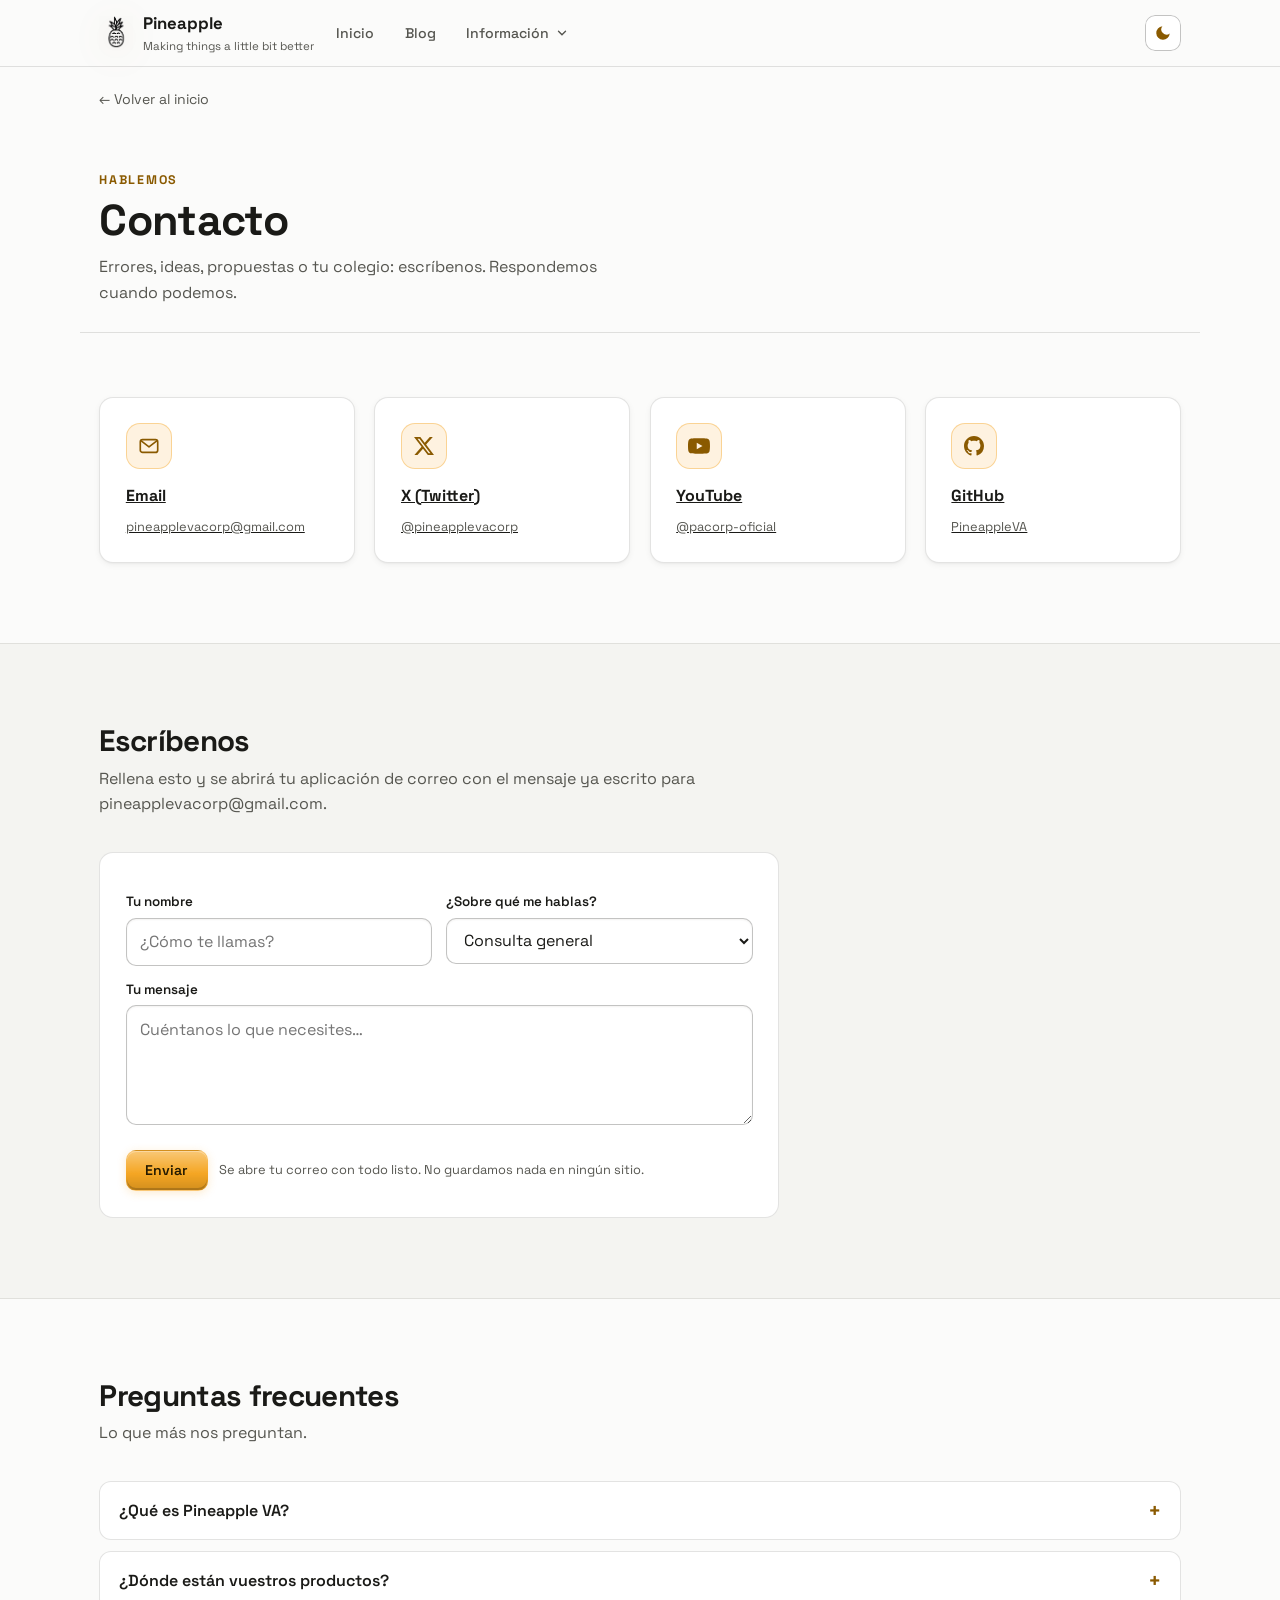
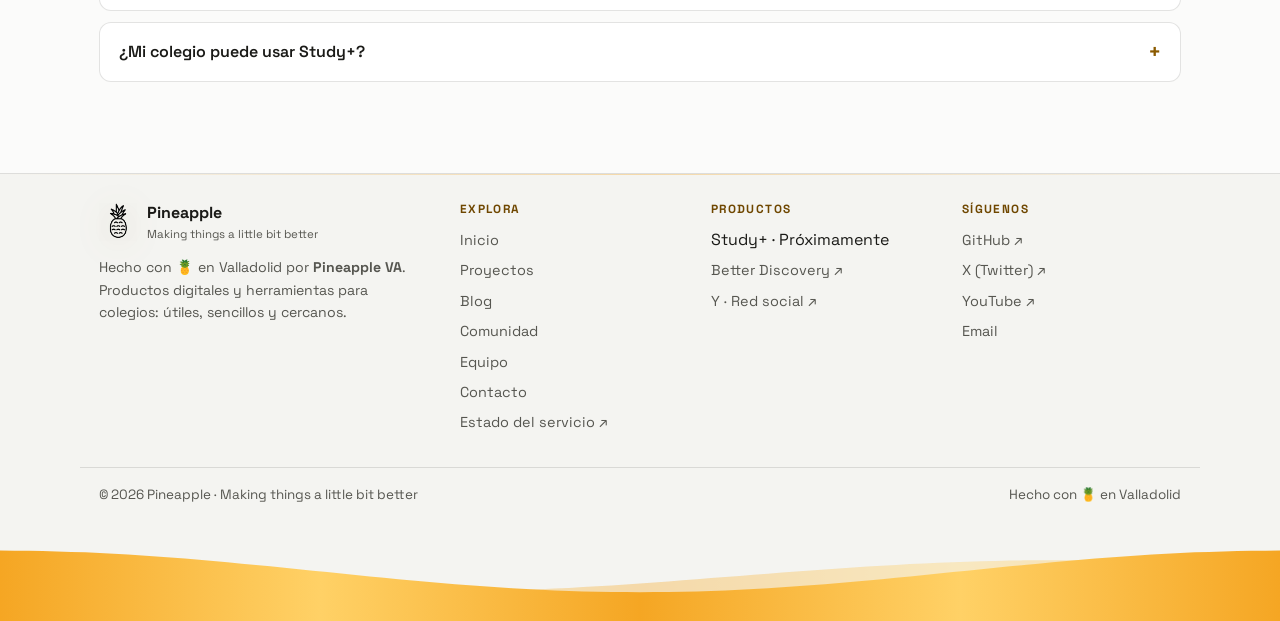
<file: contacto.html>
<!DOCTYPE html>
<html lang="es">
<head>
<!-- Google Tag Manager -->
<script>(function(w,d,s,l,i){w[l]=w[l]||[];w[l].push({'gtm.start':
new Date().getTime(),event:'gtm.js'});var f=d.getElementsByTagName(s)[0],
j=d.createElement(s),dl=l!='dataLayer'?'&l='+l:'';j.async=true;j.src=
'https://www.googletagmanager.com/gtm.js?id='+i+dl;f.parentNode.insertBefore(j,f);
})(window,document,'script','dataLayer','GTM-TTN7X5RM');</script>
<!-- End Google Tag Manager -->
  <meta charset="UTF-8">
  <meta name="viewport" content="width=device-width, initial-scale=1.0">

  <title>Contacto · Pineapple VA</title>
  <meta name="description" content="Contacta con Pineapple: escríbenos por email o síguenos en GitHub, X (Twitter) y YouTube.">
  <meta name="theme-color" content="#131007">
  <link rel="canonical" href="https://pineappleva.github.io/contacto">

  <meta property="og:type" content="website">
  <meta property="og:site_name" content="Pineapple VA">
  <meta property="og:title" content="Contacto · Pineapple">
  <meta property="og:description" content="Errores, ideas, propuestas o tu colegio: escríbenos.">
  <meta property="og:url" content="https://pineappleva.github.io/contacto">
  <meta property="og:image" content="https://pineappleva.github.io/assets/img/icon-512.png">
  <meta property="og:locale" content="es_ES">
  <meta name="twitter:card" content="summary">
  <meta name="twitter:site" content="@pineapplevacorp">

  <link rel="icon" type="image/png" href="/assets/img/pineapple.png">
  <link rel="apple-touch-icon" href="/assets/img/icon-192.png">
  <link rel="manifest" href="/site.webmanifest">
  <meta name="color-scheme" content="dark light">
  <script>
    /* Tema: se aplica ANTES de pintar para evitar parpadeo.
       Orden: localStorage('pa-theme') -> prefers-color-scheme -> dark */
    (function () {
      var t = null;
      try { t = localStorage.getItem('pa-theme'); } catch (e) {}
      if (t !== 'light' && t !== 'dark') {
        t = (window.matchMedia && window.matchMedia('(prefers-color-scheme: light)').matches) ? 'light' : 'dark';
      }
      document.documentElement.setAttribute('data-theme', t);
      var m = document.querySelector('meta[name="theme-color"]');
      if (m) m.setAttribute('content', t === 'light' ? '#ffffff' : '#131007');
    })();
  </script>
  <link rel="stylesheet" href="/assets/css/style.css?v=20261111">
  <link rel="preconnect" href="https://fonts.googleapis.com">
  <link rel="preconnect" href="https://fonts.gstatic.com" crossorigin>
  <link href="https://fonts.googleapis.com/css2?family=Archivo+Black&family=Space+Grotesk:wght@400;500;600;700&display=swap" rel="stylesheet">
  <script type="application/ld+json">
  {
    "@context": "https://schema.org",
    "@type": "FAQPage",
    "mainEntity": [
      {
        "@type": "Question",
        "name": "¿Qué es Pineapple VA?",
        "acceptedAnswer": { "@type": "Answer", "text": "Un equipo de Valladolid (España) que hace webs y herramientas para colegios. Todo lo que construye se publica gratis en pineappleva.github.io. Su lema: Making things a little bit better." }
      },
      {
        "@type": "Question",
        "name": "¿Dónde están vuestros productos?",
        "acceptedAnswer": { "@type": "Answer", "text": "En la página de Proyectos están las fichas de todo: Study+, la red social Y y Better Discovery." }
      },
      {
        "@type": "Question",
        "name": "¿Mi colegio puede usar Study+?",
        "acceptedAnswer": { "@type": "Answer", "text": "De momento no: solo está disponible en el Safa-Grial y todavía no han centrado el producto en otros colegios." }
      },
      {
        "@type": "Question",
        "name": "¿Puedo usar Study+ en mi colegio?",
        "acceptedAnswer": { "@type": "Answer", "text": "De momento solo está en el Safa-Grial. Si quieres llevarlo a otro centro, escríbenos y lo vemos." }
      }
    ]
  }
  </script>
</head>
<body>
<!-- Google Tag Manager (noscript) -->
<noscript><iframe src="https://www.googletagmanager.com/ns.html?id=GTM-TTN7X5RM"
height="0" width="0" style="display:none;visibility:hidden"></iframe></noscript>
<!-- End Google Tag Manager (noscript) -->

  <a class="skip-link" href="#main">Saltar al contenido</a>
  <div class="progress" aria-hidden="true"><span id="progressBar"></span></div>

  <!-- ======================= Cabecera ======================= -->
  <header class="site-header">
    <div class="wrap">
      <a class="brand" href="/" aria-label="Pineapple — inicio">
        <img src="/assets/img/pineapple.png" alt="" width="34" height="34">
        <span><span translate="no">Pineapple</span><small>Making things a little bit better</small></span>
      </a>

      <button type="button" id="navToggle" class="nav-toggle" aria-expanded="false" aria-controls="siteNav" aria-label="Abrir menú">
        <svg viewBox="0 0 24 24" width="22" height="22" fill="none" stroke="currentColor" stroke-width="2" stroke-linecap="round" aria-hidden="true"><path d="M4 7h16M4 12h16M4 17h16"/></svg>
      </button>

<nav id="siteNav" class="main-nav" aria-label="Navegación principal">
        <ul>
          <li><a href="/">Inicio</a></li>
          <li><a href="/blog">Blog</a></li>
          <li class="dropdown">
            <button type="button" class="drop-btn" aria-expanded="false" aria-haspopup="true">
              Información
              <svg class="caret" viewBox="0 0 24 24" width="14" height="14" fill="none" stroke="currentColor" stroke-width="2.4" stroke-linecap="round" aria-hidden="true"><path d="m6 9 6 6 6-6"/></svg>
            </button>
            <ul class="dropdown-menu" hidden>
        <li><a href="/proyectos">Proyectos</a></li>
        <li><a href="/comunidad">Comunidad</a></li>
        <li><a href="/equipo">Equipo</a></li>
        <li><a href="/contacto" aria-current="page">Contacto</a></li>
            </ul>
          </li>
        </ul>
      </nav>
      <button id="themeToggle" class="theme-toggle" type="button" aria-label="Cambiar entre tema oscuro y claro" title="Cambiar tema">
        <svg class="ico-sun" viewBox="0 0 24 24" width="18" height="18" fill="none" stroke="currentColor" stroke-width="2" stroke-linecap="round" aria-hidden="true"><circle cx="12" cy="12" r="4.5"/><path d="M12 2.5v2.2M12 19.3v2.2M2.5 12h2.2M19.3 12h2.2M4.9 4.9l1.6 1.6M17.5 17.5l1.6 1.6M19.1 4.9l-1.6 1.6M6.5 17.5l-1.6 1.6"/></svg>
        <svg class="ico-moon" viewBox="0 0 24 24" width="18" height="18" fill="currentColor" aria-hidden="true"><path d="M21 12.8A9 9 0 1 1 11.2 3a7 7 0 0 0 9.8 9.8z"/></svg>
      </button>
    </div>
  </header>

  <main id="main">

    <div class="wrap">
      <a class="back-link" href="/">← Volver al inicio</a>
    </div>

    <!-- ======================= Hero de página ======================= -->
    <section class="page-hero">
      <div class="wrap">
        <p class="kicker">Hablemos</p>
        <h1>Contacto</h1>
        <p class="sub">Errores, ideas, propuestas o tu colegio: escríbenos. Respondemos cuando podemos.</p>
      </div>
    </section>

    <!-- ======================= Canales ======================= -->
    <section class="section section--tight" id="canales">
      <div class="wrap">
        <div class="cards grid-4">

          <a class="card contact reveal d1" href="mailto:pineapplevacorp@gmail.com">
            <span class="contact-icon" aria-hidden="true">
              <svg viewBox="0 0 24 24" width="22" height="22" fill="none" stroke="currentColor" stroke-width="1.8" stroke-linecap="round" stroke-linejoin="round"><rect x="2.5" y="5" width="19" height="14" rx="2.5"/><path d="m3.5 6.5 8.5 6.5 8.5-6.5"/></svg>
            </span>
            <span class="contact-name">Email</span>
            <span class="contact-handle" translate="no">pineapplevacorp@gmail.com</span>
          </a>

          <a class="card contact reveal d2" href="https://x.com/pineapplevacorp" target="_blank" rel="noopener">
            <span class="contact-icon" aria-hidden="true">
              <svg viewBox="0 0 24 24" width="20" height="20" fill="currentColor"><path d="M18.901 1.153h3.68l-8.04 9.19L24 22.846h-7.406l-5.8-7.584-6.638 7.584H.474l8.6-9.83L0 1.154h7.594l5.243 6.932ZM17.61 20.644h2.039L6.486 3.24H4.298Z"/></svg>
            </span>
            <span class="contact-name">X (Twitter)</span>
            <span class="contact-handle" translate="no">@pineapplevacorp</span>
          </a>

          <a class="card contact reveal d3" href="https://www.youtube.com/@pacorp-oficial" target="_blank" rel="noopener">
            <span class="contact-icon" aria-hidden="true">
              <svg viewBox="0 0 24 24" width="22" height="22" fill="currentColor"><path d="M23.498 6.186a3.016 3.016 0 0 0-2.122-2.136C19.505 3.545 12 3.545 12 3.545s-7.505 0-9.377.505A3.017 3.017 0 0 0 .502 6.186C0 8.07 0 12 0 12s0 3.93.502 5.814a3.016 3.016 0 0 0 2.122 2.136c1.871.505 9.376.505 9.376.505s7.505 0 9.377-.505a3.015 3.015 0 0 0 2.122-2.136C24 15.93 24 12 24 12s0-3.93-.502-5.814zM9.545 15.568V8.432L15.818 12l-6.273 3.568z"/></svg>
            </span>
            <span class="contact-name">YouTube</span>
            <span class="contact-handle" translate="no">@pacorp-oficial</span>
          </a>

          <a class="card contact reveal d4" href="https://github.com/PineappleVA" target="_blank" rel="noopener">
            <span class="contact-icon" aria-hidden="true">
              <svg viewBox="0 0 16 16" width="20" height="20" fill="currentColor"><path d="M8 0C3.58 0 0 3.58 0 8c0 3.54 2.29 6.53 5.47 7.59.4.07.55-.17.55-.38 0-.19-.01-.82-.01-1.49-2.01.37-2.53-.49-2.69-.94-.09-.23-.48-.94-.82-1.13-.28-.15-.68-.52-.01-.53.63-.01 1.08.58 1.23.82.72 1.21 1.87.87 2.33.66.07-.52.28-.87.51-1.07-1.78-.2-3.64-.89-3.64-3.95 0-.87.31-1.59.82-2.15-.08-.2-.36-1.02.08-2.12 0 0 .67-.21 2.2.82.64-.18 1.32-.27 2-.27s1.36.09 2 .27c1.53-1.04 2.2-.82 2.2-.82.44 1.1.16 1.92.08 2.12.51.56.82 1.27.82 2.15 0 3.07-1.87 3.75-3.65 3.95.29.25.54.73.54 1.48 0 1.07-.01 1.93-.01 2.2 0 .21.15.46.55.38A8.01 8.01 0 0 0 16 8c0-4.42-3.58-8-8-8z"/></svg>
            </span>
            <span class="contact-name">GitHub</span>
            <span class="contact-handle" translate="no">PineappleVA</span>
          </a>

        </div>
      </div>
    </section>

    <!-- ======================= Formulario ======================= -->
    <section class="section alt" id="escribenos">
      <div class="wrap">
        <h2 class="section-title reveal">Escríbenos</h2>
        <p class="section-sub reveal d1">Rellena esto y se abrirá tu aplicación de correo
        con el mensaje ya escrito para <span translate="no">pineapplevacorp@gmail.com</span>.</p>

        <form id="contactForm" class="contact-form reveal d2">
          <div class="row">
            <div>
              <label for="f-nombre">Tu nombre</label>
              <input id="f-nombre" name="nombre" type="text" placeholder="¿Cómo te llamas?" autocomplete="name">
            </div>
            <div>
              <label for="f-tema">¿Sobre qué me hablas?</label>
              <select id="f-tema" name="tema">
                <option>Consulta general</option>
                <option>Proyectos y colaboraciones</option>
                <option>Problema con un producto</option>
                <option>Mi colegio quiere conoceros</option>
                <option>Otro tema</option>
              </select>
            </div>
          </div>
          <label for="f-mensaje">Tu mensaje</label>
          <textarea id="f-mensaje" name="mensaje" placeholder="Cuéntanos lo que necesites…" required></textarea>
          <div class="form-actions">
            <button class="btn primary" type="submit">Enviar</button>
            <span class="form-hint">Se abre tu correo con todo listo. No guardamos nada en ningún sitio.</span>
          </div>
        </form>
      </div>
    </section>

    <!-- ======================= FAQ ======================= -->
    <section class="section" id="faq">
      <div class="wrap">
        <h2 class="section-title reveal">Preguntas frecuentes</h2>
        <p class="section-sub reveal d1">Lo que más nos preguntan.</p>

        <div class="faq reveal d2">
          <details>
            <summary>¿Qué es Pineapple VA?</summary>
            <p>Un equipo de Valladolid (España) que hace webs y herramientas
            para colegios. Todo lo que construimos se publica gratis en esta web.
            Nuestro lema: <em>Making things a little bit better</em>.</p>
          </details>
          <details>
            <summary>¿Dónde están vuestros productos?</summary>
            <p>En <a href="/proyectos">Proyectos</a> tienes las fichas de todo:
            <span translate="no">Study+</span>, la red social <span translate="no">Y</span>
            y <span translate="no">Better Discovery</span>.</p>
          </details>
          <details>
            <summary>¿Mi colegio puede usar Study+?</summary>
            <p>De momento no: solo está disponible en el Safa-Grial y todavía no hemos centrado
            el producto en otros colegios. Si eso cambia, lo contaremos en el blog.</p>
          </details>
        </div>
      </div>
    </section>

  </main>

  <!-- ======================= Pie ======================= -->
  <footer class="site-footer">
    <div class="wrap footer-grid">
      <div class="footer-brand">
        <a class="brand" href="/">
          <img src="/assets/img/pineapple.png" alt="" width="38" height="38">
          <span><span translate="no">Pineapple</span><small>Making things a little bit better</small></span>
        </a>
        <p class="footer-note">Hecho con 🍍 en Valladolid por <strong>Pineapple VA</strong>.<br>
        Productos digitales y herramientas para colegios: útiles, sencillos y cercanos.</p>
      </div>

      <nav class="footer-col" aria-label="Enlaces del sitio">
        <h3>Explora</h3>
        <ul>
          <li><a href="/">Inicio</a></li>
          <li><a href="/proyectos">Proyectos</a></li>
          <li><a href="/blog">Blog</a></li>
          <li><a href="/comunidad">Comunidad</a></li>
          <li><a href="/equipo">Equipo</a></li>
          <li><a href="/contacto">Contacto</a></li>
          <li><a href="https://statuspage.incident.io/pineappleva" target="_blank" rel="noopener" class="link">Estado del servicio ↗</a></li>
        </ul>
      </nav>

      <nav class="footer-col" aria-label="Nuestros productos">
        <h3>Productos</h3>
        <ul>
          <li><span>Study+ · Próximamente</span></li>
          <li><a href="https://pineappleva.github.io/Better-Discovery/" target="_blank" rel="noopener">Better Discovery ↗</a></li>
          <li><a href="https://complain.base44.app/" target="_blank" rel="noopener">Y · Red social ↗</a></li>
        </ul>
      </nav>

      <nav class="footer-col" aria-label="Síguenos">
        <h3>Síguenos</h3>
        <ul>
          <li><a href="https://github.com/PineappleVA" target="_blank" rel="noopener">GitHub ↗</a></li>
          <li><a href="https://x.com/pineapplevacorp" target="_blank" rel="noopener">X (Twitter) ↗</a></li>
          <li><a href="https://www.youtube.com/@pacorp-oficial" target="_blank" rel="noopener">YouTube ↗</a></li>
          <li><a href="mailto:pineapplevacorp@gmail.com">Email</a></li>
        </ul>
      </nav>
    </div>

    <div class="wrap footer-bottom">
      <p>© <span id="year">2026</span> <span translate="no">Pineapple</span> · <span translate="no">Making things a little bit better</span></p>
      <p>Hecho con 🍍 en Valladolid</p>
    </div>

    <div class="wave wave-footer" aria-hidden="true">
      <svg class="wave-defs" width="0" height="0" focusable="false" aria-hidden="true">
        <defs>
          <linearGradient id="wgrad" gradientUnits="userSpaceOnUse" x1="0" y1="0" x2="1440" y2="0">
            <stop offset="0" stop-color="#f5a623"/>
            <stop offset="0.25" stop-color="#ffd166"/>
            <stop offset="0.5" stop-color="#f5a623"/>
            <stop offset="0.75" stop-color="#ffd166"/>
            <stop offset="1" stop-color="#f5a623"/>
          </linearGradient>
        </defs>
      </svg>
      <div class="wave-layer wave-back">
        <div class="wave-track wave-track-rev"><svg viewBox="0 0 1440 120" preserveAspectRatio="none" focusable="false"><path d="M0,54.9 L16,56.2 L32,57.5 L48,58.8 L64,60.2 L80,61.6 L96,63.0 L112,64.4 L128,65.8 L144,67.1 L160,68.5 L176,69.9 L192,71.2 L208,72.5 L224,73.7 L240,74.9 L256,76.0 L272,77.1 L288,78.1 L304,79.1 L320,80.0 L336,80.8 L352,81.5 L368,82.1 L384,82.7 L400,83.1 L416,83.5 L432,83.8 L448,83.9 L464,84.0 L480,84.0 L496,83.8 L512,83.6 L528,83.3 L544,82.9 L560,82.4 L576,81.8 L592,81.1 L608,80.4 L624,79.5 L640,78.6 L656,77.6 L672,76.6 L688,75.5 L704,74.3 L720,73.1 L736,71.8 L752,70.5 L768,69.2 L784,67.8 L800,66.4 L816,65.0 L832,63.6 L848,62.2 L864,60.9 L880,59.5 L896,58.1 L912,56.8 L928,55.5 L944,54.3 L960,53.1 L976,52.0 L992,50.9 L1008,49.9 L1024,48.9 L1040,48.0 L1056,47.2 L1072,46.5 L1088,45.9 L1104,45.3 L1120,44.9 L1136,44.5 L1152,44.2 L1168,44.1 L1184,44.0 L1200,44.0 L1216,44.2 L1232,44.4 L1248,44.7 L1264,45.1 L1280,45.6 L1296,46.2 L1312,46.9 L1328,47.6 L1344,48.5 L1360,49.4 L1376,50.4 L1392,51.4 L1408,52.5 L1424,53.7 L1440,54.9 L1456,56.2 L1472,57.5 L1488,58.8 L1504,60.2 L1520,61.6 L1536,63.0 L1552,64.4 L1568,65.8 L1584,67.1 L1600,68.5 L1616,69.9 L1632,71.2 L1648,72.5 L1664,73.7 L1680,74.9 L1696,76.0 L1712,77.1 L1728,78.1 L1744,79.1 L1760,80.0 L1776,80.8 L1792,81.5 L1808,82.1 L1824,82.7 L1840,83.1 L1856,83.5 L1872,83.8 L1888,83.9 L1904,84.0 L1920,84.0 L1936,83.8 L1952,83.6 L1968,83.3 L1984,82.9 L2000,82.4 L2016,81.8 L2032,81.1 L2048,80.4 L2064,79.5 L2080,78.6 L2096,77.6 L2112,76.6 L2128,75.5 L2144,74.3 L2160,73.1 L2176,71.8 L2192,70.5 L2208,69.2 L2224,67.8 L2240,66.4 L2256,65.0 L2272,63.6 L2288,62.2 L2304,60.9 L2320,59.5 L2336,58.1 L2352,56.8 L2368,55.5 L2384,54.3 L2400,53.1 L2416,52.0 L2432,50.9 L2448,49.9 L2464,48.9 L2480,48.0 L2496,47.2 L2512,46.5 L2528,45.9 L2544,45.3 L2560,44.9 L2576,44.5 L2592,44.2 L2608,44.1 L2624,44.0 L2640,44.0 L2656,44.2 L2672,44.4 L2688,44.7 L2704,45.1 L2720,45.6 L2736,46.2 L2752,46.9 L2768,47.6 L2784,48.5 L2800,49.4 L2816,50.4 L2832,51.4 L2848,52.5 L2864,53.7 L2880,54.9 L2880,120 L0,120 Z" fill="url(#wgrad)"/></svg><svg viewBox="0 0 1440 120" preserveAspectRatio="none" focusable="false"><path d="M0,54.9 L16,56.2 L32,57.5 L48,58.8 L64,60.2 L80,61.6 L96,63.0 L112,64.4 L128,65.8 L144,67.1 L160,68.5 L176,69.9 L192,71.2 L208,72.5 L224,73.7 L240,74.9 L256,76.0 L272,77.1 L288,78.1 L304,79.1 L320,80.0 L336,80.8 L352,81.5 L368,82.1 L384,82.7 L400,83.1 L416,83.5 L432,83.8 L448,83.9 L464,84.0 L480,84.0 L496,83.8 L512,83.6 L528,83.3 L544,82.9 L560,82.4 L576,81.8 L592,81.1 L608,80.4 L624,79.5 L640,78.6 L656,77.6 L672,76.6 L688,75.5 L704,74.3 L720,73.1 L736,71.8 L752,70.5 L768,69.2 L784,67.8 L800,66.4 L816,65.0 L832,63.6 L848,62.2 L864,60.9 L880,59.5 L896,58.1 L912,56.8 L928,55.5 L944,54.3 L960,53.1 L976,52.0 L992,50.9 L1008,49.9 L1024,48.9 L1040,48.0 L1056,47.2 L1072,46.5 L1088,45.9 L1104,45.3 L1120,44.9 L1136,44.5 L1152,44.2 L1168,44.1 L1184,44.0 L1200,44.0 L1216,44.2 L1232,44.4 L1248,44.7 L1264,45.1 L1280,45.6 L1296,46.2 L1312,46.9 L1328,47.6 L1344,48.5 L1360,49.4 L1376,50.4 L1392,51.4 L1408,52.5 L1424,53.7 L1440,54.9 L1456,56.2 L1472,57.5 L1488,58.8 L1504,60.2 L1520,61.6 L1536,63.0 L1552,64.4 L1568,65.8 L1584,67.1 L1600,68.5 L1616,69.9 L1632,71.2 L1648,72.5 L1664,73.7 L1680,74.9 L1696,76.0 L1712,77.1 L1728,78.1 L1744,79.1 L1760,80.0 L1776,80.8 L1792,81.5 L1808,82.1 L1824,82.7 L1840,83.1 L1856,83.5 L1872,83.8 L1888,83.9 L1904,84.0 L1920,84.0 L1936,83.8 L1952,83.6 L1968,83.3 L1984,82.9 L2000,82.4 L2016,81.8 L2032,81.1 L2048,80.4 L2064,79.5 L2080,78.6 L2096,77.6 L2112,76.6 L2128,75.5 L2144,74.3 L2160,73.1 L2176,71.8 L2192,70.5 L2208,69.2 L2224,67.8 L2240,66.4 L2256,65.0 L2272,63.6 L2288,62.2 L2304,60.9 L2320,59.5 L2336,58.1 L2352,56.8 L2368,55.5 L2384,54.3 L2400,53.1 L2416,52.0 L2432,50.9 L2448,49.9 L2464,48.9 L2480,48.0 L2496,47.2 L2512,46.5 L2528,45.9 L2544,45.3 L2560,44.9 L2576,44.5 L2592,44.2 L2608,44.1 L2624,44.0 L2640,44.0 L2656,44.2 L2672,44.4 L2688,44.7 L2704,45.1 L2720,45.6 L2736,46.2 L2752,46.9 L2768,47.6 L2784,48.5 L2800,49.4 L2816,50.4 L2832,51.4 L2848,52.5 L2864,53.7 L2880,54.9 L2880,120 L0,120 Z" fill="url(#wgrad)"/></svg></div>
      </div>
      <div class="wave-layer wave-front">
        <div class="wave-track"><svg viewBox="0 0 1440 120" preserveAspectRatio="none" focusable="false"><path d="M0,32.0 L16,32.1 L32,32.3 L48,32.6 L64,33.0 L80,33.6 L96,34.2 L112,35.0 L128,36.0 L144,37.0 L160,38.1 L176,39.3 L192,40.6 L208,42.0 L224,43.5 L240,45.0 L256,46.6 L272,48.3 L288,50.0 L304,51.7 L320,53.5 L336,55.3 L352,57.1 L368,58.9 L384,60.7 L400,62.5 L416,64.3 L432,66.0 L448,67.7 L464,69.4 L480,71.0 L496,72.5 L512,74.0 L528,75.4 L544,76.7 L560,77.9 L576,79.0 L592,80.0 L608,81.0 L624,81.8 L640,82.4 L656,83.0 L672,83.4 L688,83.7 L704,83.9 L720,84.0 L736,83.9 L752,83.7 L768,83.4 L784,83.0 L800,82.4 L816,81.8 L832,81.0 L848,80.0 L864,79.0 L880,77.9 L896,76.7 L912,75.4 L928,74.0 L944,72.5 L960,71.0 L976,69.4 L992,67.7 L1008,66.0 L1024,64.3 L1040,62.5 L1056,60.7 L1072,58.9 L1088,57.1 L1104,55.3 L1120,53.5 L1136,51.7 L1152,50.0 L1168,48.3 L1184,46.6 L1200,45.0 L1216,43.5 L1232,42.0 L1248,40.6 L1264,39.3 L1280,38.1 L1296,37.0 L1312,36.0 L1328,35.0 L1344,34.2 L1360,33.6 L1376,33.0 L1392,32.6 L1408,32.3 L1424,32.1 L1440,32.0 L1456,32.1 L1472,32.3 L1488,32.6 L1504,33.0 L1520,33.6 L1536,34.2 L1552,35.0 L1568,36.0 L1584,37.0 L1600,38.1 L1616,39.3 L1632,40.6 L1648,42.0 L1664,43.5 L1680,45.0 L1696,46.6 L1712,48.3 L1728,50.0 L1744,51.7 L1760,53.5 L1776,55.3 L1792,57.1 L1808,58.9 L1824,60.7 L1840,62.5 L1856,64.3 L1872,66.0 L1888,67.7 L1904,69.4 L1920,71.0 L1936,72.5 L1952,74.0 L1968,75.4 L1984,76.7 L2000,77.9 L2016,79.0 L2032,80.0 L2048,81.0 L2064,81.8 L2080,82.4 L2096,83.0 L2112,83.4 L2128,83.7 L2144,83.9 L2160,84.0 L2176,83.9 L2192,83.7 L2208,83.4 L2224,83.0 L2240,82.4 L2256,81.8 L2272,81.0 L2288,80.0 L2304,79.0 L2320,77.9 L2336,76.7 L2352,75.4 L2368,74.0 L2384,72.5 L2400,71.0 L2416,69.4 L2432,67.7 L2448,66.0 L2464,64.3 L2480,62.5 L2496,60.7 L2512,58.9 L2528,57.1 L2544,55.3 L2560,53.5 L2576,51.7 L2592,50.0 L2608,48.3 L2624,46.6 L2640,45.0 L2656,43.5 L2672,42.0 L2688,40.6 L2704,39.3 L2720,38.1 L2736,37.0 L2752,36.0 L2768,35.0 L2784,34.2 L2800,33.6 L2816,33.0 L2832,32.6 L2848,32.3 L2864,32.1 L2880,32.0 L2880,120 L0,120 Z" fill="url(#wgrad)"/></svg><svg viewBox="0 0 1440 120" preserveAspectRatio="none" focusable="false"><path d="M0,32.0 L16,32.1 L32,32.3 L48,32.6 L64,33.0 L80,33.6 L96,34.2 L112,35.0 L128,36.0 L144,37.0 L160,38.1 L176,39.3 L192,40.6 L208,42.0 L224,43.5 L240,45.0 L256,46.6 L272,48.3 L288,50.0 L304,51.7 L320,53.5 L336,55.3 L352,57.1 L368,58.9 L384,60.7 L400,62.5 L416,64.3 L432,66.0 L448,67.7 L464,69.4 L480,71.0 L496,72.5 L512,74.0 L528,75.4 L544,76.7 L560,77.9 L576,79.0 L592,80.0 L608,81.0 L624,81.8 L640,82.4 L656,83.0 L672,83.4 L688,83.7 L704,83.9 L720,84.0 L736,83.9 L752,83.7 L768,83.4 L784,83.0 L800,82.4 L816,81.8 L832,81.0 L848,80.0 L864,79.0 L880,77.9 L896,76.7 L912,75.4 L928,74.0 L944,72.5 L960,71.0 L976,69.4 L992,67.7 L1008,66.0 L1024,64.3 L1040,62.5 L1056,60.7 L1072,58.9 L1088,57.1 L1104,55.3 L1120,53.5 L1136,51.7 L1152,50.0 L1168,48.3 L1184,46.6 L1200,45.0 L1216,43.5 L1232,42.0 L1248,40.6 L1264,39.3 L1280,38.1 L1296,37.0 L1312,36.0 L1328,35.0 L1344,34.2 L1360,33.6 L1376,33.0 L1392,32.6 L1408,32.3 L1424,32.1 L1440,32.0 L1456,32.1 L1472,32.3 L1488,32.6 L1504,33.0 L1520,33.6 L1536,34.2 L1552,35.0 L1568,36.0 L1584,37.0 L1600,38.1 L1616,39.3 L1632,40.6 L1648,42.0 L1664,43.5 L1680,45.0 L1696,46.6 L1712,48.3 L1728,50.0 L1744,51.7 L1760,53.5 L1776,55.3 L1792,57.1 L1808,58.9 L1824,60.7 L1840,62.5 L1856,64.3 L1872,66.0 L1888,67.7 L1904,69.4 L1920,71.0 L1936,72.5 L1952,74.0 L1968,75.4 L1984,76.7 L2000,77.9 L2016,79.0 L2032,80.0 L2048,81.0 L2064,81.8 L2080,82.4 L2096,83.0 L2112,83.4 L2128,83.7 L2144,83.9 L2160,84.0 L2176,83.9 L2192,83.7 L2208,83.4 L2224,83.0 L2240,82.4 L2256,81.8 L2272,81.0 L2288,80.0 L2304,79.0 L2320,77.9 L2336,76.7 L2352,75.4 L2368,74.0 L2384,72.5 L2400,71.0 L2416,69.4 L2432,67.7 L2448,66.0 L2464,64.3 L2480,62.5 L2496,60.7 L2512,58.9 L2528,57.1 L2544,55.3 L2560,53.5 L2576,51.7 L2592,50.0 L2608,48.3 L2624,46.6 L2640,45.0 L2656,43.5 L2672,42.0 L2688,40.6 L2704,39.3 L2720,38.1 L2736,37.0 L2752,36.0 L2768,35.0 L2784,34.2 L2800,33.6 L2816,33.0 L2832,32.6 L2848,32.3 L2864,32.1 L2880,32.0 L2880,120 L0,120 Z" fill="url(#wgrad)"/></svg></div>
      </div>
    </div>
  </footer>

  <button type="button" id="toTop" class="to-top" aria-label="Volver arriba">
    <svg viewBox="0 0 24 24" width="20" height="20" fill="none" stroke="currentColor" stroke-width="2.2" stroke-linecap="round" stroke-linejoin="round" aria-hidden="true"><path d="m18 15-6-6-6 6"/></svg>
  </button>

  <script src="/assets/js/main.js?v=20261111" defer></script>
</body>
</html>
</file>
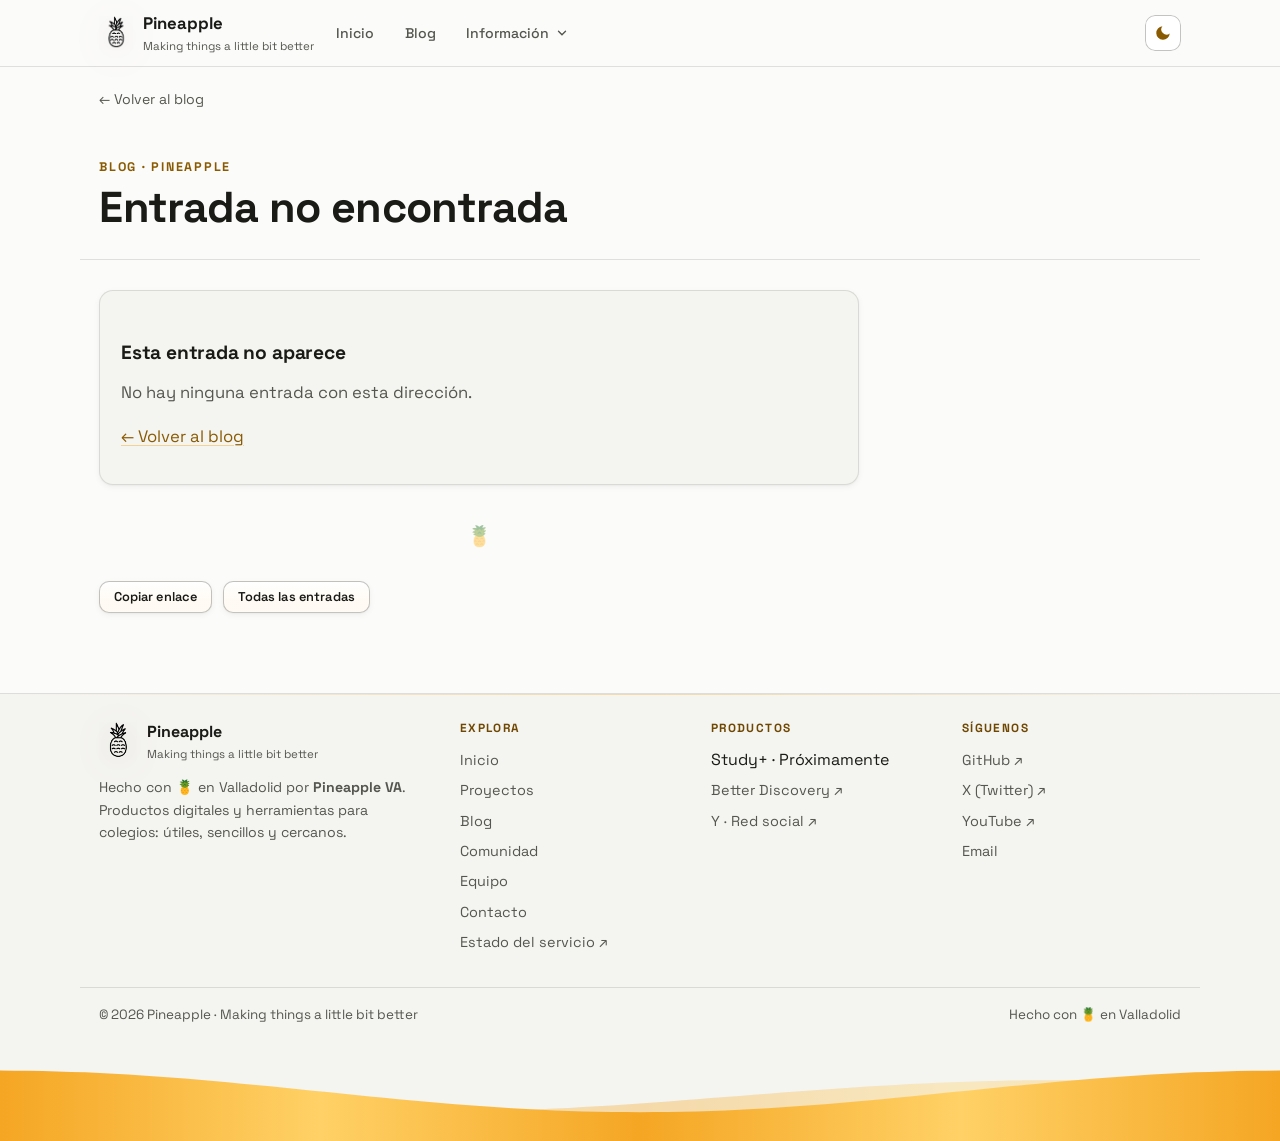
<file: entrada.html>
<!DOCTYPE html>
<html lang="es">
<head>
<!-- Google Tag Manager -->
<script>(function(w,d,s,l,i){w[l]=w[l]||[];w[l].push({'gtm.start':
new Date().getTime(),event:'gtm.js'});var f=d.getElementsByTagName(s)[0],
j=d.createElement(s),dl=l!='dataLayer'?'&l='+l:'';j.async=true;j.src=
'https://www.googletagmanager.com/gtm.js?id='+i+dl;f.parentNode.insertBefore(j,f);
})(window,document,'script','dataLayer','GTM-TTN7X5RM');</script>
<!-- End Google Tag Manager -->
  <meta charset="UTF-8">
  <meta name="viewport" content="width=device-width, initial-scale=1.0">

  <title>Entrada · Blog · Pineapple VA</title>
  <meta name="description" content="Una entrada del blog de Pineapple.">
  <meta name="theme-color" content="#131007">
  <meta name="robots" content="noindex">

  <meta property="og:type" content="website">
  <meta property="og:site_name" content="Pineapple VA">
  <meta property="og:title" content="Entrada · Blog · Pineapple">
  <meta property="og:description" content="Una entrada del blog de Pineapple.">
  <meta property="og:image" content="https://pineappleva.github.io/assets/img/icon-512.png">
  <meta property="og:locale" content="es_ES">
  <meta name="twitter:card" content="summary">
  <meta name="twitter:site" content="@pineapplevacorp">

  <link rel="icon" type="image/png" href="/assets/img/pineapple.png">
  <link rel="apple-touch-icon" href="/assets/img/icon-192.png">
  <link rel="manifest" href="/site.webmanifest">
  <meta name="color-scheme" content="dark light">
  <script>
    /* Tema: se aplica ANTES de pintar para evitar parpadeo.
       Orden: localStorage('pa-theme') -> prefers-color-scheme -> dark */
    (function () {
      var t = null;
      try { t = localStorage.getItem('pa-theme'); } catch (e) {}
      if (t !== 'light' && t !== 'dark') {
        t = (window.matchMedia && window.matchMedia('(prefers-color-scheme: light)').matches) ? 'light' : 'dark';
      }
      document.documentElement.setAttribute('data-theme', t);
      var m = document.querySelector('meta[name="theme-color"]');
      if (m) m.setAttribute('content', t === 'light' ? '#ffffff' : '#131007');
    })();
  </script>
  <link rel="stylesheet" href="/assets/css/style.css?v=20261111">
  <link rel="preconnect" href="https://fonts.googleapis.com">
  <link rel="preconnect" href="https://fonts.gstatic.com" crossorigin>
  <link href="https://fonts.googleapis.com/css2?family=Archivo+Black&family=Space+Grotesk:wght@400;500;600;700&display=swap" rel="stylesheet">
</head>
<body>
<!-- Google Tag Manager (noscript) -->
<noscript><iframe src="https://www.googletagmanager.com/ns.html?id=GTM-TTN7X5RM"
height="0" width="0" style="display:none;visibility:hidden"></iframe></noscript>
<!-- End Google Tag Manager (noscript) -->

  <a class="skip-link" href="#main">Saltar al contenido</a>
  <div class="progress" aria-hidden="true"><span id="progressBar"></span></div>

  <header class="site-header">
    <div class="wrap">
      <a class="brand" href="/" aria-label="Pineapple — inicio">
        <img src="/assets/img/pineapple.png" alt="" width="34" height="34">
        <span><span translate="no">Pineapple</span><small>Making things a little bit better</small></span>
      </a>

      <button type="button" id="navToggle" class="nav-toggle" aria-expanded="false" aria-controls="siteNav" aria-label="Abrir menú">
        <svg viewBox="0 0 24 24" width="22" height="22" fill="none" stroke="currentColor" stroke-width="2" stroke-linecap="round" aria-hidden="true"><path d="M4 7h16M4 12h16M4 17h16"/></svg>
      </button>

      <nav id="siteNav" class="main-nav" aria-label="Navegación principal">
        <ul>
          <li><a href="/">Inicio</a></li>
          <li><a href="/blog">Blog</a></li>
          <li class="dropdown">
            <button type="button" class="drop-btn" aria-expanded="false" aria-haspopup="true">
              Información
              <svg class="caret" viewBox="0 0 24 24" width="14" height="14" fill="none" stroke="currentColor" stroke-width="2.4" stroke-linecap="round" aria-hidden="true"><path d="m6 9 6 6 6-6"/></svg>
            </button>
            <ul class="dropdown-menu" hidden>
        <li><a href="/proyectos">Proyectos</a></li>
        <li><a href="/comunidad">Comunidad</a></li>
        <li><a href="/equipo">Equipo</a></li>
        <li><a href="/contacto">Contacto</a></li>
            </ul>
          </li>
        </ul>
      </nav>
      <button id="themeToggle" class="theme-toggle" type="button" aria-label="Cambiar entre tema oscuro y claro" title="Cambiar tema">
        <svg class="ico-sun" viewBox="0 0 24 24" width="18" height="18" fill="none" stroke="currentColor" stroke-width="2" stroke-linecap="round" aria-hidden="true"><circle cx="12" cy="12" r="4.5"/><path d="M12 2.5v2.2M12 19.3v2.2M2.5 12h2.2M19.3 12h2.2M4.9 4.9l1.6 1.6M17.5 17.5l1.6 1.6M19.1 4.9l-1.6 1.6M6.5 17.5l-1.6 1.6"/></svg>
        <svg class="ico-moon" viewBox="0 0 24 24" width="18" height="18" fill="currentColor" aria-hidden="true"><path d="M21 12.8A9 9 0 1 1 11.2 3a7 7 0 0 0 9.8 9.8z"/></svg>
      </button>
    </div>
  </header>

  <main id="main">

    <div class="wrap">
      <a class="back-link" href="/blog">← Volver al blog</a>
    </div>

    <section class="post-hero">
      <div class="wrap">
        <p class="kicker">Blog · Pineapple</p>
        <h1 id="postTitle">Cargando…</h1>
        <p class="post-hero-meta" id="postMeta" hidden></p>
        <img id="postBanner" class="post-banner" src="[data-uri]" alt="" hidden>
      </div>
    </section>

    <section class="section post-section">
      <div class="wrap">
        <article class="md-post single" id="mdPost" data-md-dir="/blog/posts" data-api-dir="blog/posts">
          <div class="skel-post" aria-hidden="true">
            <div class="skel-line w60"></div>
            <div class="skel-line w100"></div>
            <div class="skel-line w100"></div>
            <div class="skel-line w90"></div>
            <div class="skel-line w100"></div>
            <div class="skel-line w45"></div>
          </div>
        </article>

        <div class="post-actions">
          <button id="shareBtn" class="btn small ghost" type="button">Copiar enlace</button>
          <a class="btn small ghost" href="/blog">Todas las entradas</a>
        </div>

        <nav class="post-pager" id="postPager" hidden aria-label="Más entradas del blog"></nav>
      </div>
    </section>

  </main>

  <footer class="site-footer">
    <div class="wrap footer-grid">
      <div class="footer-brand">
        <a class="brand" href="/">
          <img src="/assets/img/pineapple.png" alt="" width="38" height="38">
          <span><span translate="no">Pineapple</span><small>Making things a little bit better</small></span>
        </a>
        <p class="footer-note">Hecho con 🍍 en Valladolid por <strong>Pineapple VA</strong>.<br>
        Productos digitales y herramientas para colegios: útiles, sencillos y cercanos.</p>
      </div>

      <nav class="footer-col" aria-label="Enlaces del sitio">
        <h3>Explora</h3>
        <ul>
          <li><a href="/">Inicio</a></li>
          <li><a href="/proyectos">Proyectos</a></li>
          <li><a href="/blog">Blog</a></li>
          <li><a href="/comunidad">Comunidad</a></li>
          <li><a href="/equipo">Equipo</a></li>
          <li><a href="/contacto">Contacto</a></li>
          <li><a href="https://statuspage.incident.io/pineappleva" target="_blank" rel="noopener" class="link">Estado del servicio ↗</a></li>
        </ul>
      </nav>

      <nav class="footer-col" aria-label="Nuestros productos">
        <h3>Productos</h3>
        <ul>
          <li><span>Study+ · Próximamente</span></li>
          <li><a href="https://pineappleva.github.io/Better-Discovery/" target="_blank" rel="noopener">Better Discovery ↗</a></li>
          <li><a href="https://complain.base44.app/" target="_blank" rel="noopener">Y · Red social ↗</a></li>
        </ul>
      </nav>

      <nav class="footer-col" aria-label="Síguenos">
        <h3>Síguenos</h3>
        <ul>
          <li><a href="https://github.com/PineappleVA" target="_blank" rel="noopener">GitHub ↗</a></li>
          <li><a href="https://x.com/pineapplevacorp" target="_blank" rel="noopener">X (Twitter) ↗</a></li>
          <li><a href="https://www.youtube.com/@pacorp-oficial" target="_blank" rel="noopener">YouTube ↗</a></li>
          <li><a href="mailto:pineapplevacorp@gmail.com">Email</a></li>
        </ul>
      </nav>
    </div>

    <div class="wrap footer-bottom">
      <p>© <span id="year">2026</span> <span translate="no">Pineapple</span> · <span translate="no">Making things a little bit better</span></p>
      <p>Hecho con 🍍 en Valladolid</p>
    </div>

    <div class="wave wave-footer" aria-hidden="true">
      <svg class="wave-defs" width="0" height="0" focusable="false" aria-hidden="true">
        <defs>
          <linearGradient id="wgrad" gradientUnits="userSpaceOnUse" x1="0" y1="0" x2="1440" y2="0">
            <stop offset="0" stop-color="#f5a623"/>
            <stop offset="0.25" stop-color="#ffd166"/>
            <stop offset="0.5" stop-color="#f5a623"/>
            <stop offset="0.75" stop-color="#ffd166"/>
            <stop offset="1" stop-color="#f5a623"/>
          </linearGradient>
        </defs>
      </svg>
      <div class="wave-layer wave-back">
        <div class="wave-track wave-track-rev"><svg viewBox="0 0 1440 120" preserveAspectRatio="none" focusable="false"><path d="M0,54.9 L16,56.2 L32,57.5 L48,58.8 L64,60.2 L80,61.6 L96,63.0 L112,64.4 L128,65.8 L144,67.1 L160,68.5 L176,69.9 L192,71.2 L208,72.5 L224,73.7 L240,74.9 L256,76.0 L272,77.1 L288,78.1 L304,79.1 L320,80.0 L336,80.8 L352,81.5 L368,82.1 L384,82.7 L400,83.1 L416,83.5 L432,83.8 L448,83.9 L464,84.0 L480,84.0 L496,83.8 L512,83.6 L528,83.3 L544,82.9 L560,82.4 L576,81.8 L592,81.1 L608,80.4 L624,79.5 L640,78.6 L656,77.6 L672,76.6 L688,75.5 L704,74.3 L720,73.1 L736,71.8 L752,70.5 L768,69.2 L784,67.8 L800,66.4 L816,65.0 L832,63.6 L848,62.2 L864,60.9 L880,59.5 L896,58.1 L912,56.8 L928,55.5 L944,54.3 L960,53.1 L976,52.0 L992,50.9 L1008,49.9 L1024,48.9 L1040,48.0 L1056,47.2 L1072,46.5 L1088,45.9 L1104,45.3 L1120,44.9 L1136,44.5 L1152,44.2 L1168,44.1 L1184,44.0 L1200,44.0 L1216,44.2 L1232,44.4 L1248,44.7 L1264,45.1 L1280,45.6 L1296,46.2 L1312,46.9 L1328,47.6 L1344,48.5 L1360,49.4 L1376,50.4 L1392,51.4 L1408,52.5 L1424,53.7 L1440,54.9 L1456,56.2 L1472,57.5 L1488,58.8 L1504,60.2 L1520,61.6 L1536,63.0 L1552,64.4 L1568,65.8 L1584,67.1 L1600,68.5 L1616,69.9 L1632,71.2 L1648,72.5 L1664,73.7 L1680,74.9 L1696,76.0 L1712,77.1 L1728,78.1 L1744,79.1 L1760,80.0 L1776,80.8 L1792,81.5 L1808,82.1 L1824,82.7 L1840,83.1 L1856,83.5 L1872,83.8 L1888,83.9 L1904,84.0 L1920,84.0 L1936,83.8 L1952,83.6 L1968,83.3 L1984,82.9 L2000,82.4 L2016,81.8 L2032,81.1 L2048,80.4 L2064,79.5 L2080,78.6 L2096,77.6 L2112,76.6 L2128,75.5 L2144,74.3 L2160,73.1 L2176,71.8 L2192,70.5 L2208,69.2 L2224,67.8 L2240,66.4 L2256,65.0 L2272,63.6 L2288,62.2 L2304,60.9 L2320,59.5 L2336,58.1 L2352,56.8 L2368,55.5 L2384,54.3 L2400,53.1 L2416,52.0 L2432,50.9 L2448,49.9 L2464,48.9 L2480,48.0 L2496,47.2 L2512,46.5 L2528,45.9 L2544,45.3 L2560,44.9 L2576,44.5 L2592,44.2 L2608,44.1 L2624,44.0 L2640,44.0 L2656,44.2 L2672,44.4 L2688,44.7 L2704,45.1 L2720,45.6 L2736,46.2 L2752,46.9 L2768,47.6 L2784,48.5 L2800,49.4 L2816,50.4 L2832,51.4 L2848,52.5 L2864,53.7 L2880,54.9 L2880,120 L0,120 Z" fill="url(#wgrad)"/></svg><svg viewBox="0 0 1440 120" preserveAspectRatio="none" focusable="false"><path d="M0,54.9 L16,56.2 L32,57.5 L48,58.8 L64,60.2 L80,61.6 L96,63.0 L112,64.4 L128,65.8 L144,67.1 L160,68.5 L176,69.9 L192,71.2 L208,72.5 L224,73.7 L240,74.9 L256,76.0 L272,77.1 L288,78.1 L304,79.1 L320,80.0 L336,80.8 L352,81.5 L368,82.1 L384,82.7 L400,83.1 L416,83.5 L432,83.8 L448,83.9 L464,84.0 L480,84.0 L496,83.8 L512,83.6 L528,83.3 L544,82.9 L560,82.4 L576,81.8 L592,81.1 L608,80.4 L624,79.5 L640,78.6 L656,77.6 L672,76.6 L688,75.5 L704,74.3 L720,73.1 L736,71.8 L752,70.5 L768,69.2 L784,67.8 L800,66.4 L816,65.0 L832,63.6 L848,62.2 L864,60.9 L880,59.5 L896,58.1 L912,56.8 L928,55.5 L944,54.3 L960,53.1 L976,52.0 L992,50.9 L1008,49.9 L1024,48.9 L1040,48.0 L1056,47.2 L1072,46.5 L1088,45.9 L1104,45.3 L1120,44.9 L1136,44.5 L1152,44.2 L1168,44.1 L1184,44.0 L1200,44.0 L1216,44.2 L1232,44.4 L1248,44.7 L1264,45.1 L1280,45.6 L1296,46.2 L1312,46.9 L1328,47.6 L1344,48.5 L1360,49.4 L1376,50.4 L1392,51.4 L1408,52.5 L1424,53.7 L1440,54.9 L1456,56.2 L1472,57.5 L1488,58.8 L1504,60.2 L1520,61.6 L1536,63.0 L1552,64.4 L1568,65.8 L1584,67.1 L1600,68.5 L1616,69.9 L1632,71.2 L1648,72.5 L1664,73.7 L1680,74.9 L1696,76.0 L1712,77.1 L1728,78.1 L1744,79.1 L1760,80.0 L1776,80.8 L1792,81.5 L1808,82.1 L1824,82.7 L1840,83.1 L1856,83.5 L1872,83.8 L1888,83.9 L1904,84.0 L1920,84.0 L1936,83.8 L1952,83.6 L1968,83.3 L1984,82.9 L2000,82.4 L2016,81.8 L2032,81.1 L2048,80.4 L2064,79.5 L2080,78.6 L2096,77.6 L2112,76.6 L2128,75.5 L2144,74.3 L2160,73.1 L2176,71.8 L2192,70.5 L2208,69.2 L2224,67.8 L2240,66.4 L2256,65.0 L2272,63.6 L2288,62.2 L2304,60.9 L2320,59.5 L2336,58.1 L2352,56.8 L2368,55.5 L2384,54.3 L2400,53.1 L2416,52.0 L2432,50.9 L2448,49.9 L2464,48.9 L2480,48.0 L2496,47.2 L2512,46.5 L2528,45.9 L2544,45.3 L2560,44.9 L2576,44.5 L2592,44.2 L2608,44.1 L2624,44.0 L2640,44.0 L2656,44.2 L2672,44.4 L2688,44.7 L2704,45.1 L2720,45.6 L2736,46.2 L2752,46.9 L2768,47.6 L2784,48.5 L2800,49.4 L2816,50.4 L2832,51.4 L2848,52.5 L2864,53.7 L2880,54.9 L2880,120 L0,120 Z" fill="url(#wgrad)"/></svg></div>
      </div>
      <div class="wave-layer wave-front">
        <div class="wave-track"><svg viewBox="0 0 1440 120" preserveAspectRatio="none" focusable="false"><path d="M0,32.0 L16,32.1 L32,32.3 L48,32.6 L64,33.0 L80,33.6 L96,34.2 L112,35.0 L128,36.0 L144,37.0 L160,38.1 L176,39.3 L192,40.6 L208,42.0 L224,43.5 L240,45.0 L256,46.6 L272,48.3 L288,50.0 L304,51.7 L320,53.5 L336,55.3 L352,57.1 L368,58.9 L384,60.7 L400,62.5 L416,64.3 L432,66.0 L448,67.7 L464,69.4 L480,71.0 L496,72.5 L512,74.0 L528,75.4 L544,76.7 L560,77.9 L576,79.0 L592,80.0 L608,81.0 L624,81.8 L640,82.4 L656,83.0 L672,83.4 L688,83.7 L704,83.9 L720,84.0 L736,83.9 L752,83.7 L768,83.4 L784,83.0 L800,82.4 L816,81.8 L832,81.0 L848,80.0 L864,79.0 L880,77.9 L896,76.7 L912,75.4 L928,74.0 L944,72.5 L960,71.0 L976,69.4 L992,67.7 L1008,66.0 L1024,64.3 L1040,62.5 L1056,60.7 L1072,58.9 L1088,57.1 L1104,55.3 L1120,53.5 L1136,51.7 L1152,50.0 L1168,48.3 L1184,46.6 L1200,45.0 L1216,43.5 L1232,42.0 L1248,40.6 L1264,39.3 L1280,38.1 L1296,37.0 L1312,36.0 L1328,35.0 L1344,34.2 L1360,33.6 L1376,33.0 L1392,32.6 L1408,32.3 L1424,32.1 L1440,32.0 L1456,32.1 L1472,32.3 L1488,32.6 L1504,33.0 L1520,33.6 L1536,34.2 L1552,35.0 L1568,36.0 L1584,37.0 L1600,38.1 L1616,39.3 L1632,40.6 L1648,42.0 L1664,43.5 L1680,45.0 L1696,46.6 L1712,48.3 L1728,50.0 L1744,51.7 L1760,53.5 L1776,55.3 L1792,57.1 L1808,58.9 L1824,60.7 L1840,62.5 L1856,64.3 L1872,66.0 L1888,67.7 L1904,69.4 L1920,71.0 L1936,72.5 L1952,74.0 L1968,75.4 L1984,76.7 L2000,77.9 L2016,79.0 L2032,80.0 L2048,81.0 L2064,81.8 L2080,82.4 L2096,83.0 L2112,83.4 L2128,83.7 L2144,83.9 L2160,84.0 L2176,83.9 L2192,83.7 L2208,83.4 L2224,83.0 L2240,82.4 L2256,81.8 L2272,81.0 L2288,80.0 L2304,79.0 L2320,77.9 L2336,76.7 L2352,75.4 L2368,74.0 L2384,72.5 L2400,71.0 L2416,69.4 L2432,67.7 L2448,66.0 L2464,64.3 L2480,62.5 L2496,60.7 L2512,58.9 L2528,57.1 L2544,55.3 L2560,53.5 L2576,51.7 L2592,50.0 L2608,48.3 L2624,46.6 L2640,45.0 L2656,43.5 L2672,42.0 L2688,40.6 L2704,39.3 L2720,38.1 L2736,37.0 L2752,36.0 L2768,35.0 L2784,34.2 L2800,33.6 L2816,33.0 L2832,32.6 L2848,32.3 L2864,32.1 L2880,32.0 L2880,120 L0,120 Z" fill="url(#wgrad)"/></svg><svg viewBox="0 0 1440 120" preserveAspectRatio="none" focusable="false"><path d="M0,32.0 L16,32.1 L32,32.3 L48,32.6 L64,33.0 L80,33.6 L96,34.2 L112,35.0 L128,36.0 L144,37.0 L160,38.1 L176,39.3 L192,40.6 L208,42.0 L224,43.5 L240,45.0 L256,46.6 L272,48.3 L288,50.0 L304,51.7 L320,53.5 L336,55.3 L352,57.1 L368,58.9 L384,60.7 L400,62.5 L416,64.3 L432,66.0 L448,67.7 L464,69.4 L480,71.0 L496,72.5 L512,74.0 L528,75.4 L544,76.7 L560,77.9 L576,79.0 L592,80.0 L608,81.0 L624,81.8 L640,82.4 L656,83.0 L672,83.4 L688,83.7 L704,83.9 L720,84.0 L736,83.9 L752,83.7 L768,83.4 L784,83.0 L800,82.4 L816,81.8 L832,81.0 L848,80.0 L864,79.0 L880,77.9 L896,76.7 L912,75.4 L928,74.0 L944,72.5 L960,71.0 L976,69.4 L992,67.7 L1008,66.0 L1024,64.3 L1040,62.5 L1056,60.7 L1072,58.9 L1088,57.1 L1104,55.3 L1120,53.5 L1136,51.7 L1152,50.0 L1168,48.3 L1184,46.6 L1200,45.0 L1216,43.5 L1232,42.0 L1248,40.6 L1264,39.3 L1280,38.1 L1296,37.0 L1312,36.0 L1328,35.0 L1344,34.2 L1360,33.6 L1376,33.0 L1392,32.6 L1408,32.3 L1424,32.1 L1440,32.0 L1456,32.1 L1472,32.3 L1488,32.6 L1504,33.0 L1520,33.6 L1536,34.2 L1552,35.0 L1568,36.0 L1584,37.0 L1600,38.1 L1616,39.3 L1632,40.6 L1648,42.0 L1664,43.5 L1680,45.0 L1696,46.6 L1712,48.3 L1728,50.0 L1744,51.7 L1760,53.5 L1776,55.3 L1792,57.1 L1808,58.9 L1824,60.7 L1840,62.5 L1856,64.3 L1872,66.0 L1888,67.7 L1904,69.4 L1920,71.0 L1936,72.5 L1952,74.0 L1968,75.4 L1984,76.7 L2000,77.9 L2016,79.0 L2032,80.0 L2048,81.0 L2064,81.8 L2080,82.4 L2096,83.0 L2112,83.4 L2128,83.7 L2144,83.9 L2160,84.0 L2176,83.9 L2192,83.7 L2208,83.4 L2224,83.0 L2240,82.4 L2256,81.8 L2272,81.0 L2288,80.0 L2304,79.0 L2320,77.9 L2336,76.7 L2352,75.4 L2368,74.0 L2384,72.5 L2400,71.0 L2416,69.4 L2432,67.7 L2448,66.0 L2464,64.3 L2480,62.5 L2496,60.7 L2512,58.9 L2528,57.1 L2544,55.3 L2560,53.5 L2576,51.7 L2592,50.0 L2608,48.3 L2624,46.6 L2640,45.0 L2656,43.5 L2672,42.0 L2688,40.6 L2704,39.3 L2720,38.1 L2736,37.0 L2752,36.0 L2768,35.0 L2784,34.2 L2800,33.6 L2816,33.0 L2832,32.6 L2848,32.3 L2864,32.1 L2880,32.0 L2880,120 L0,120 Z" fill="url(#wgrad)"/></svg></div>
      </div>
    </div>
  </footer>

  <button type="button" id="toTop" class="to-top" aria-label="Volver arriba">
    <svg viewBox="0 0 24 24" width="20" height="20" fill="none" stroke="currentColor" stroke-width="2.2" stroke-linecap="round" stroke-linejoin="round" aria-hidden="true"><path d="m18 15-6-6-6 6"/></svg>
  </button>

  <script src="/assets/js/main.js?v=20261111" defer></script>
  <script src="/assets/js/blog.js" defer></script>
</body>
</html>
</file>
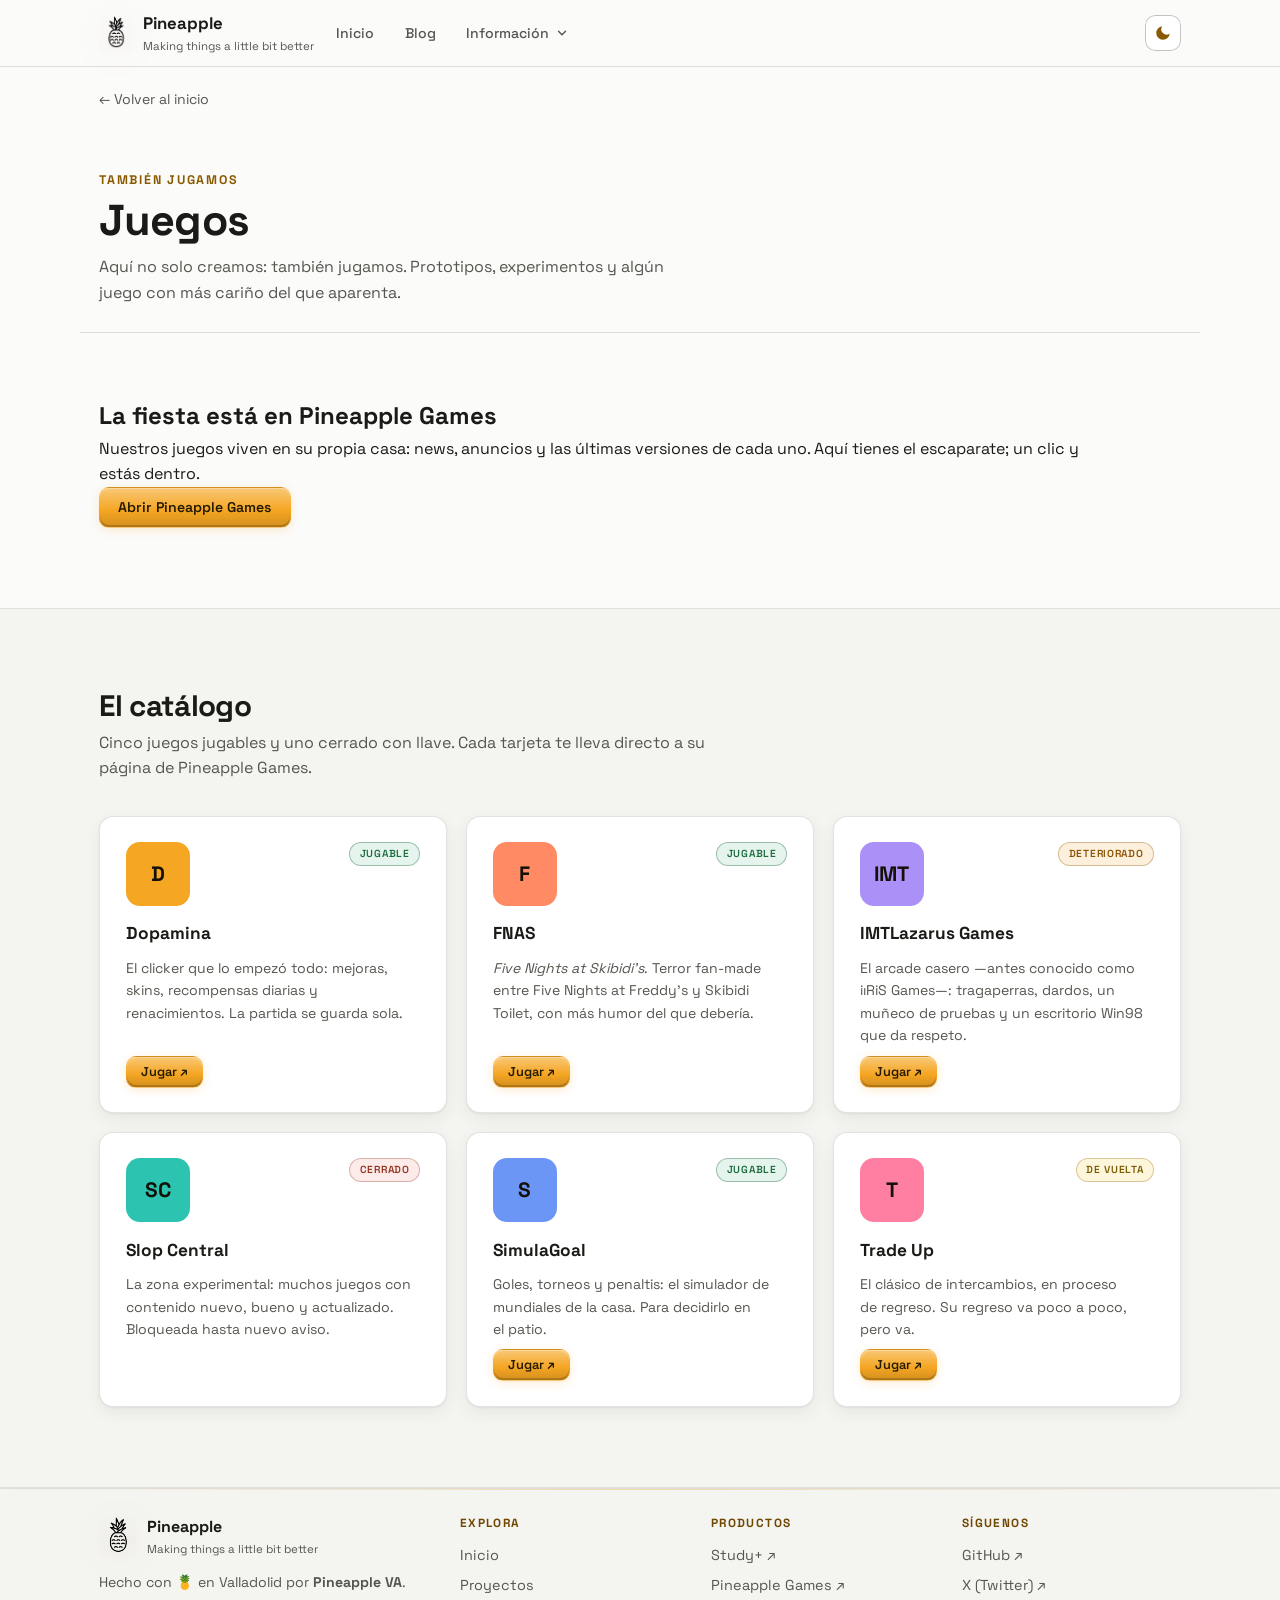
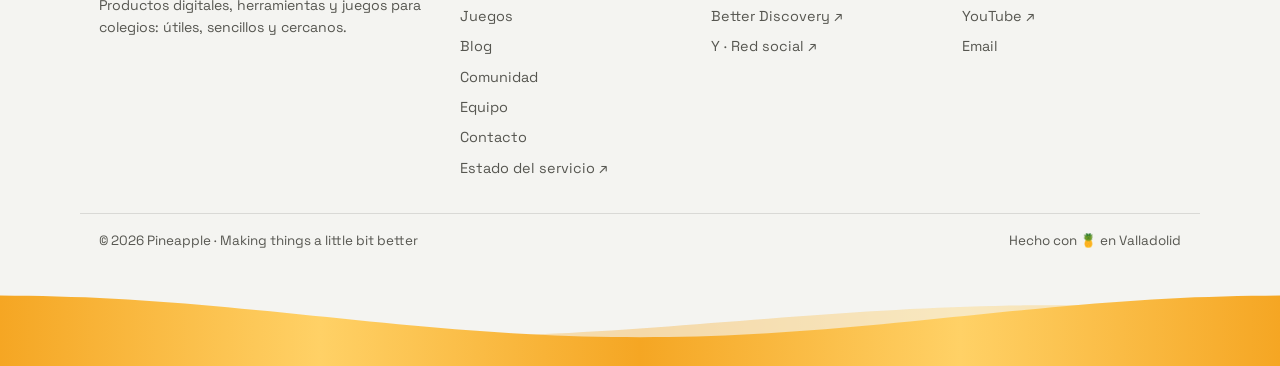
<file: juegos.html>
<!DOCTYPE html>
<html lang="es">
<head>
<!-- Google Tag Manager -->
<script>(function(w,d,s,l,i){w[l]=w[l]||[];w[l].push({'gtm.start':
new Date().getTime(),event:'gtm.js'});var f=d.getElementsByTagName(s)[0],
j=d.createElement(s),dl=l!='dataLayer'?'&l='+l:'';j.async=true;j.src=
'https://www.googletagmanager.com/gtm.js?id='+i+dl;f.parentNode.insertBefore(j,f);
})(window,document,'script','dataLayer','GTM-TTN7X5RM');</script>
<!-- End Google Tag Manager -->
  <meta charset="UTF-8">
  <meta name="viewport" content="width=device-width, initial-scale=1.0">

  <title>Juegos · Pineapple VA</title>
  <meta name="description" content="Los juegos de Pineapple: Dopamina, FNAS (Five Nights at Skibidi's), IMTLazarus Games, SimulaGoal y Trade Up. La casa de todos ellos es Pineapple Games.">
  <meta name="theme-color" content="#131007">
  <link rel="canonical" href="https://pineappleva.github.io/juegos">

  <meta property="og:type" content="website">
  <meta property="og:site_name" content="Pineapple VA">
  <meta property="og:title" content="Juegos · Pineapple">
  <meta property="og:description" content="Dopamina, FNAS, IMTLazarus Games, SimulaGoal y Trade Up. Pásate por Pineapple Games, la casa de nuestros juegos.">
  <meta property="og:url" content="https://pineappleva.github.io/juegos">
  <meta property="og:image" content="https://pineappleva.github.io/assets/img/icon-512.png">
  <meta property="og:locale" content="es_ES">
  <meta name="twitter:card" content="summary">
  <meta name="twitter:site" content="@pineapplevacorp">

  <link rel="icon" type="image/png" href="/assets/img/pineapple.png">
  <link rel="apple-touch-icon" href="/assets/img/icon-192.png">
  <link rel="manifest" href="/site.webmanifest">
  <meta name="color-scheme" content="dark light">
  <script>
    /* Tema: se aplica ANTES de pintar para evitar parpadeo.
       Orden: localStorage('pa-theme') -> prefers-color-scheme -> dark */
    (function () {
      var t = null;
      try { t = localStorage.getItem('pa-theme'); } catch (e) {}
      if (t !== 'light' && t !== 'dark') {
        t = (window.matchMedia && window.matchMedia('(prefers-color-scheme: light)').matches) ? 'light' : 'dark';
      }
      document.documentElement.setAttribute('data-theme', t);
      var m = document.querySelector('meta[name="theme-color"]');
      if (m) m.setAttribute('content', t === 'light' ? '#ffffff' : '#131007');
    })();
  </script>
  <link rel="stylesheet" href="/assets/css/style.css">
  <link rel="preconnect" href="https://fonts.googleapis.com">
  <link rel="preconnect" href="https://fonts.gstatic.com" crossorigin>
  <link href="https://fonts.googleapis.com/css2?family=Archivo+Black&family=Space+Grotesk:wght@400;500;600;700&display=swap" rel="stylesheet">
</head>
<body>
<!-- Google Tag Manager (noscript) -->
<noscript><iframe src="https://www.googletagmanager.com/ns.html?id=GTM-TTN7X5RM"
height="0" width="0" style="display:none;visibility:hidden"></iframe></noscript>
<!-- End Google Tag Manager (noscript) -->

  <a class="skip-link" href="#main">Saltar al contenido</a>
  <div class="progress" aria-hidden="true"><span id="progressBar"></span></div>

  <!-- ======================= Cabecera ======================= -->
  <header class="site-header">
    <div class="wrap">
      <a class="brand" href="/" aria-label="Pineapple — inicio">
        <img src="/assets/img/pineapple.png" alt="" width="34" height="34">
        <span><span translate="no">Pineapple</span><small>Making things a little bit better</small></span>
      </a>

      <button type="button" id="navToggle" class="nav-toggle" aria-expanded="false" aria-controls="siteNav" aria-label="Abrir menú">
        <svg viewBox="0 0 24 24" width="22" height="22" fill="none" stroke="currentColor" stroke-width="2" stroke-linecap="round" aria-hidden="true"><path d="M4 7h16M4 12h16M4 17h16"/></svg>
      </button>

<nav id="siteNav" class="main-nav" aria-label="Navegación principal">
        <ul>
          <li><a href="/">Inicio</a></li>
          <li><a href="/blog">Blog</a></li>
          <li class="dropdown">
            <button type="button" class="drop-btn" aria-expanded="false" aria-haspopup="true">
              Información
              <svg class="caret" viewBox="0 0 24 24" width="14" height="14" fill="none" stroke="currentColor" stroke-width="2.4" stroke-linecap="round" aria-hidden="true"><path d="m6 9 6 6 6-6"/></svg>
            </button>
            <ul class="dropdown-menu" hidden>
        <li><a href="/proyectos">Proyectos</a></li>
        <li><a href="/juegos" aria-current="page">Juegos</a></li>
        <li><a href="/comunidad">Comunidad</a></li>
        <li><a href="/equipo">Equipo</a></li>
        <li><a href="/contacto">Contacto</a></li>
            </ul>
          </li>
        </ul>
      </nav>
      <button id="themeToggle" class="theme-toggle" type="button" aria-label="Cambiar entre tema oscuro y claro" title="Cambiar tema">
        <svg class="ico-sun" viewBox="0 0 24 24" width="18" height="18" fill="none" stroke="currentColor" stroke-width="2" stroke-linecap="round" aria-hidden="true"><circle cx="12" cy="12" r="4.5"/><path d="M12 2.5v2.2M12 19.3v2.2M2.5 12h2.2M19.3 12h2.2M4.9 4.9l1.6 1.6M17.5 17.5l1.6 1.6M19.1 4.9l-1.6 1.6M6.5 17.5l-1.6 1.6"/></svg>
        <svg class="ico-moon" viewBox="0 0 24 24" width="18" height="18" fill="currentColor" aria-hidden="true"><path d="M21 12.8A9 9 0 1 1 11.2 3a7 7 0 0 0 9.8 9.8z"/></svg>
      </button>
    </div>
  </header>

  <main id="main">

    <div class="wrap">
      <a class="back-link" href="/">← Volver al inicio</a>
    </div>

    <!-- ======================= Hero de página ======================= -->
    <section class="page-hero">
      <div class="wrap">
        <p class="kicker">También jugamos</p>
        <h1>Juegos</h1>
        <p class="sub">Aquí no solo creamos: también jugamos. Prototipos, experimentos y
        algún juego con más cariño del que aparenta.</p>
      </div>
    </section>

    <!-- ======================= Puente a Pineapple Games ======================= -->
    <section class="section section--tight" id="juega-aqui">
      <div class="wrap">
        <div class="games-goto reveal">
          <div class="games-goto-txt">
            <h2>La fiesta está en Pineapple Games</h2>
            <p>Nuestros juegos viven en su propia casa: news, anuncios y las últimas
            versiones de cada uno. Aquí tienes el escaparate; un clic y estás dentro.</p>
          </div>
          <a class="btn primary" href="https://pineappleva.github.io/Games/" target="_blank" rel="noopener">
            Abrir Pineapple Games
          </a>
        </div>
      </div>
    </section>

    <!-- ======================= Catálogo ======================= -->
    <section class="section alt" id="catalogo">
      <div class="wrap">
        <h2 class="section-title reveal">El catálogo</h2>
        <p class="section-sub reveal d1">Cinco juegos jugables y uno cerrado con llave. Cada tarjeta te lleva
        directo a su página de Pineapple Games.</p>

        <div class="cards grid-3">
          <article class="card reveal d1">
            <div class="card-top">
              <span class="logo-tile emoji-tile t-amber" aria-hidden="true">D</span>
              <span class="badge ok">Jugable</span>
            </div>
            <h3 translate="no">Dopamina</h3>
            <p>El clicker que lo empezó todo: mejoras, skins, recompensas diarias y renacimientos. La partida se guarda sola.</p>
            <div class="card-links">
              <a class="btn small primary" href="https://pineappleva.github.io/Games/games/dopamina/" target="_blank" rel="noopener" aria-label="Jugar a Dopamina en Pineapple Games">Jugar ↗</a>
            </div>
          </article>

          <article class="card reveal d2">
            <div class="card-top">
              <span class="logo-tile emoji-tile t-red" aria-hidden="true">F</span>
              <span class="badge ok">Jugable</span>
            </div>
            <h3 translate="no">FNAS</h3>
            <p><em>Five Nights at Skibidi's</em>. Terror fan-made entre Five Nights at Freddy's y Skibidi Toilet, con más humor del que debería.</p>
            <div class="card-links">
              <a class="btn small primary" href="https://pineappleva.github.io/Games/games/fine-at-skibidi/" target="_blank" rel="noopener" aria-label="Jugar a FNAS en Pineapple Games">Jugar ↗</a>
            </div>
          </article>

          <article class="card reveal d3">
            <div class="card-top">
              <span class="logo-tile emoji-tile t-violet" aria-hidden="true">IMT</span>
              <span class="badge pending">Deteriorado</span>
            </div>
            <h3 translate="no">IMTLazarus Games</h3>
            <p>El arcade casero —antes conocido como <span translate="no">iıRiS Games</span>—: tragaperras, dardos, un muñeco de pruebas y un escritorio Win98 que da respeto.</p>
            <div class="card-links">
              <a class="btn small primary" href="https://pineappleva.github.io/Games/games/imtlazarus-games/" target="_blank" rel="noopener" aria-label="Jugar a IMTLazarus Games en Pineapple Games">Jugar ↗</a>
            </div>
          </article>

          <article class="card reveal d1">
            <div class="card-top">
              <span class="logo-tile emoji-tile t-teal" aria-hidden="true">SC</span>
              <span class="badge closed">Cerrado</span>
            </div>
            <h3 translate="no">Slop Central</h3>
            <p>La zona experimental: muchos juegos con contenido nuevo, bueno y actualizado. Bloqueada hasta nuevo aviso.</p>
          </article>

          <article class="card reveal d2">
            <div class="card-top">
              <span class="logo-tile emoji-tile t-blue" aria-hidden="true">S</span>
              <span class="badge ok">Jugable</span>
            </div>
            <h3 translate="no">SimulaGoal</h3>
            <p>Goles, torneos y penaltis: el simulador de mundiales de la casa. Para decidirlo en el patio.</p>
            <div class="card-links">
              <a class="btn small primary" href="https://pineappleva.github.io/Games/games/simulagoal/" target="_blank" rel="noopener" aria-label="Jugar a SimulaGoal en Pineapple Games">Jugar ↗</a>
            </div>
          </article>

          <article class="card reveal d3">
            <div class="card-top">
              <span class="logo-tile emoji-tile t-rose" aria-hidden="true">T</span>
              <span class="badge beta">De vuelta</span>
            </div>
            <h3 translate="no">Trade Up</h3>
            <p>El clásico de intercambios, en proceso de regreso. Su regreso va poco a poco, pero va.</p>
            <div class="card-links">
              <a class="btn small primary" href="https://pineappleva.github.io/Games/games/trade-up/" target="_blank" rel="noopener" aria-label="Jugar a Trade Up en Pineapple Games">Jugar ↗</a>
            </div>
          </article>
        </div>
      </div>
    </section>

  </main>

  <!-- ======================= Pie ======================= -->
  <footer class="site-footer">
    <div class="wrap footer-grid">
      <div class="footer-brand">
        <a class="brand" href="/">
          <img src="/assets/img/pineapple.png" alt="" width="38" height="38">
          <span><span translate="no">Pineapple</span><small>Making things a little bit better</small></span>
        </a>
        <p class="footer-note">Hecho con 🍍 en Valladolid por <strong>Pineapple VA</strong>.<br>
        Productos digitales, herramientas y juegos para colegios: útiles, sencillos y cercanos.</p>
      </div>

      <nav class="footer-col" aria-label="Enlaces del sitio">
        <h3>Explora</h3>
        <ul>
          <li><a href="/">Inicio</a></li>
          <li><a href="/proyectos">Proyectos</a></li>
          <li><a href="/juegos">Juegos</a></li>
          <li><a href="/blog">Blog</a></li>
          <li><a href="/comunidad">Comunidad</a></li>
          <li><a href="/equipo">Equipo</a></li>
          <li><a href="/contacto">Contacto</a></li>
          <li><a href="https://statuspage.incident.io/pineappleva" target="_blank" rel="noopener" class="link">Estado del servicio ↗</a></li>
        </ul>
      </nav>

      <nav class="footer-col" aria-label="Nuestros productos">
        <h3>Productos</h3>
        <ul>
          <li><a href="https://sites.google.com/safa-grial.es/school-utilities/inicio" target="_blank" rel="noopener">Study+ ↗</a></li>
          <li><a href="https://pineappleva.github.io/Games/" target="_blank" rel="noopener">Pineapple Games ↗</a></li>
          <li><a href="https://pineappleva.github.io/Better-Discovery/" target="_blank" rel="noopener">Better Discovery ↗</a></li>
          <li><a href="https://complain.base44.app/" target="_blank" rel="noopener">Y · Red social ↗</a></li>
        </ul>
      </nav>

      <nav class="footer-col" aria-label="Síguenos">
        <h3>Síguenos</h3>
        <ul>
          <li><a href="https://github.com/PineappleVA" target="_blank" rel="noopener">GitHub ↗</a></li>
          <li><a href="https://x.com/pineapplevacorp" target="_blank" rel="noopener">X (Twitter) ↗</a></li>
          <li><a href="https://www.youtube.com/@pacorp-oficial" target="_blank" rel="noopener">YouTube ↗</a></li>
          <li><a href="mailto:pineapplevacorp@gmail.com">Email</a></li>
        </ul>
      </nav>
    </div>

    <div class="wrap footer-bottom">
      <p>© <span id="year">2026</span> <span translate="no">Pineapple</span> · <span translate="no">Making things a little bit better</span></p>
      <p>Hecho con 🍍 en Valladolid</p>
    </div>

    <div class="wave wave-footer" aria-hidden="true">
      <svg class="wave-defs" width="0" height="0" focusable="false" aria-hidden="true">
        <defs>
          <linearGradient id="wgrad" gradientUnits="userSpaceOnUse" x1="0" y1="0" x2="1440" y2="0">
            <stop offset="0" stop-color="#f5a623"/>
            <stop offset="0.25" stop-color="#ffd166"/>
            <stop offset="0.5" stop-color="#f5a623"/>
            <stop offset="0.75" stop-color="#ffd166"/>
            <stop offset="1" stop-color="#f5a623"/>
          </linearGradient>
        </defs>
      </svg>
      <div class="wave-layer wave-back">
        <div class="wave-track wave-track-rev"><svg viewBox="0 0 1440 120" preserveAspectRatio="none" focusable="false"><path d="M0,54.9 L16,56.2 L32,57.5 L48,58.8 L64,60.2 L80,61.6 L96,63.0 L112,64.4 L128,65.8 L144,67.1 L160,68.5 L176,69.9 L192,71.2 L208,72.5 L224,73.7 L240,74.9 L256,76.0 L272,77.1 L288,78.1 L304,79.1 L320,80.0 L336,80.8 L352,81.5 L368,82.1 L384,82.7 L400,83.1 L416,83.5 L432,83.8 L448,83.9 L464,84.0 L480,84.0 L496,83.8 L512,83.6 L528,83.3 L544,82.9 L560,82.4 L576,81.8 L592,81.1 L608,80.4 L624,79.5 L640,78.6 L656,77.6 L672,76.6 L688,75.5 L704,74.3 L720,73.1 L736,71.8 L752,70.5 L768,69.2 L784,67.8 L800,66.4 L816,65.0 L832,63.6 L848,62.2 L864,60.9 L880,59.5 L896,58.1 L912,56.8 L928,55.5 L944,54.3 L960,53.1 L976,52.0 L992,50.9 L1008,49.9 L1024,48.9 L1040,48.0 L1056,47.2 L1072,46.5 L1088,45.9 L1104,45.3 L1120,44.9 L1136,44.5 L1152,44.2 L1168,44.1 L1184,44.0 L1200,44.0 L1216,44.2 L1232,44.4 L1248,44.7 L1264,45.1 L1280,45.6 L1296,46.2 L1312,46.9 L1328,47.6 L1344,48.5 L1360,49.4 L1376,50.4 L1392,51.4 L1408,52.5 L1424,53.7 L1440,54.9 L1456,56.2 L1472,57.5 L1488,58.8 L1504,60.2 L1520,61.6 L1536,63.0 L1552,64.4 L1568,65.8 L1584,67.1 L1600,68.5 L1616,69.9 L1632,71.2 L1648,72.5 L1664,73.7 L1680,74.9 L1696,76.0 L1712,77.1 L1728,78.1 L1744,79.1 L1760,80.0 L1776,80.8 L1792,81.5 L1808,82.1 L1824,82.7 L1840,83.1 L1856,83.5 L1872,83.8 L1888,83.9 L1904,84.0 L1920,84.0 L1936,83.8 L1952,83.6 L1968,83.3 L1984,82.9 L2000,82.4 L2016,81.8 L2032,81.1 L2048,80.4 L2064,79.5 L2080,78.6 L2096,77.6 L2112,76.6 L2128,75.5 L2144,74.3 L2160,73.1 L2176,71.8 L2192,70.5 L2208,69.2 L2224,67.8 L2240,66.4 L2256,65.0 L2272,63.6 L2288,62.2 L2304,60.9 L2320,59.5 L2336,58.1 L2352,56.8 L2368,55.5 L2384,54.3 L2400,53.1 L2416,52.0 L2432,50.9 L2448,49.9 L2464,48.9 L2480,48.0 L2496,47.2 L2512,46.5 L2528,45.9 L2544,45.3 L2560,44.9 L2576,44.5 L2592,44.2 L2608,44.1 L2624,44.0 L2640,44.0 L2656,44.2 L2672,44.4 L2688,44.7 L2704,45.1 L2720,45.6 L2736,46.2 L2752,46.9 L2768,47.6 L2784,48.5 L2800,49.4 L2816,50.4 L2832,51.4 L2848,52.5 L2864,53.7 L2880,54.9 L2880,120 L0,120 Z" fill="url(#wgrad)"/></svg><svg viewBox="0 0 1440 120" preserveAspectRatio="none" focusable="false"><path d="M0,54.9 L16,56.2 L32,57.5 L48,58.8 L64,60.2 L80,61.6 L96,63.0 L112,64.4 L128,65.8 L144,67.1 L160,68.5 L176,69.9 L192,71.2 L208,72.5 L224,73.7 L240,74.9 L256,76.0 L272,77.1 L288,78.1 L304,79.1 L320,80.0 L336,80.8 L352,81.5 L368,82.1 L384,82.7 L400,83.1 L416,83.5 L432,83.8 L448,83.9 L464,84.0 L480,84.0 L496,83.8 L512,83.6 L528,83.3 L544,82.9 L560,82.4 L576,81.8 L592,81.1 L608,80.4 L624,79.5 L640,78.6 L656,77.6 L672,76.6 L688,75.5 L704,74.3 L720,73.1 L736,71.8 L752,70.5 L768,69.2 L784,67.8 L800,66.4 L816,65.0 L832,63.6 L848,62.2 L864,60.9 L880,59.5 L896,58.1 L912,56.8 L928,55.5 L944,54.3 L960,53.1 L976,52.0 L992,50.9 L1008,49.9 L1024,48.9 L1040,48.0 L1056,47.2 L1072,46.5 L1088,45.9 L1104,45.3 L1120,44.9 L1136,44.5 L1152,44.2 L1168,44.1 L1184,44.0 L1200,44.0 L1216,44.2 L1232,44.4 L1248,44.7 L1264,45.1 L1280,45.6 L1296,46.2 L1312,46.9 L1328,47.6 L1344,48.5 L1360,49.4 L1376,50.4 L1392,51.4 L1408,52.5 L1424,53.7 L1440,54.9 L1456,56.2 L1472,57.5 L1488,58.8 L1504,60.2 L1520,61.6 L1536,63.0 L1552,64.4 L1568,65.8 L1584,67.1 L1600,68.5 L1616,69.9 L1632,71.2 L1648,72.5 L1664,73.7 L1680,74.9 L1696,76.0 L1712,77.1 L1728,78.1 L1744,79.1 L1760,80.0 L1776,80.8 L1792,81.5 L1808,82.1 L1824,82.7 L1840,83.1 L1856,83.5 L1872,83.8 L1888,83.9 L1904,84.0 L1920,84.0 L1936,83.8 L1952,83.6 L1968,83.3 L1984,82.9 L2000,82.4 L2016,81.8 L2032,81.1 L2048,80.4 L2064,79.5 L2080,78.6 L2096,77.6 L2112,76.6 L2128,75.5 L2144,74.3 L2160,73.1 L2176,71.8 L2192,70.5 L2208,69.2 L2224,67.8 L2240,66.4 L2256,65.0 L2272,63.6 L2288,62.2 L2304,60.9 L2320,59.5 L2336,58.1 L2352,56.8 L2368,55.5 L2384,54.3 L2400,53.1 L2416,52.0 L2432,50.9 L2448,49.9 L2464,48.9 L2480,48.0 L2496,47.2 L2512,46.5 L2528,45.9 L2544,45.3 L2560,44.9 L2576,44.5 L2592,44.2 L2608,44.1 L2624,44.0 L2640,44.0 L2656,44.2 L2672,44.4 L2688,44.7 L2704,45.1 L2720,45.6 L2736,46.2 L2752,46.9 L2768,47.6 L2784,48.5 L2800,49.4 L2816,50.4 L2832,51.4 L2848,52.5 L2864,53.7 L2880,54.9 L2880,120 L0,120 Z" fill="url(#wgrad)"/></svg></div>
      </div>
      <div class="wave-layer wave-front">
        <div class="wave-track"><svg viewBox="0 0 1440 120" preserveAspectRatio="none" focusable="false"><path d="M0,32.0 L16,32.1 L32,32.3 L48,32.6 L64,33.0 L80,33.6 L96,34.2 L112,35.0 L128,36.0 L144,37.0 L160,38.1 L176,39.3 L192,40.6 L208,42.0 L224,43.5 L240,45.0 L256,46.6 L272,48.3 L288,50.0 L304,51.7 L320,53.5 L336,55.3 L352,57.1 L368,58.9 L384,60.7 L400,62.5 L416,64.3 L432,66.0 L448,67.7 L464,69.4 L480,71.0 L496,72.5 L512,74.0 L528,75.4 L544,76.7 L560,77.9 L576,79.0 L592,80.0 L608,81.0 L624,81.8 L640,82.4 L656,83.0 L672,83.4 L688,83.7 L704,83.9 L720,84.0 L736,83.9 L752,83.7 L768,83.4 L784,83.0 L800,82.4 L816,81.8 L832,81.0 L848,80.0 L864,79.0 L880,77.9 L896,76.7 L912,75.4 L928,74.0 L944,72.5 L960,71.0 L976,69.4 L992,67.7 L1008,66.0 L1024,64.3 L1040,62.5 L1056,60.7 L1072,58.9 L1088,57.1 L1104,55.3 L1120,53.5 L1136,51.7 L1152,50.0 L1168,48.3 L1184,46.6 L1200,45.0 L1216,43.5 L1232,42.0 L1248,40.6 L1264,39.3 L1280,38.1 L1296,37.0 L1312,36.0 L1328,35.0 L1344,34.2 L1360,33.6 L1376,33.0 L1392,32.6 L1408,32.3 L1424,32.1 L1440,32.0 L1456,32.1 L1472,32.3 L1488,32.6 L1504,33.0 L1520,33.6 L1536,34.2 L1552,35.0 L1568,36.0 L1584,37.0 L1600,38.1 L1616,39.3 L1632,40.6 L1648,42.0 L1664,43.5 L1680,45.0 L1696,46.6 L1712,48.3 L1728,50.0 L1744,51.7 L1760,53.5 L1776,55.3 L1792,57.1 L1808,58.9 L1824,60.7 L1840,62.5 L1856,64.3 L1872,66.0 L1888,67.7 L1904,69.4 L1920,71.0 L1936,72.5 L1952,74.0 L1968,75.4 L1984,76.7 L2000,77.9 L2016,79.0 L2032,80.0 L2048,81.0 L2064,81.8 L2080,82.4 L2096,83.0 L2112,83.4 L2128,83.7 L2144,83.9 L2160,84.0 L2176,83.9 L2192,83.7 L2208,83.4 L2224,83.0 L2240,82.4 L2256,81.8 L2272,81.0 L2288,80.0 L2304,79.0 L2320,77.9 L2336,76.7 L2352,75.4 L2368,74.0 L2384,72.5 L2400,71.0 L2416,69.4 L2432,67.7 L2448,66.0 L2464,64.3 L2480,62.5 L2496,60.7 L2512,58.9 L2528,57.1 L2544,55.3 L2560,53.5 L2576,51.7 L2592,50.0 L2608,48.3 L2624,46.6 L2640,45.0 L2656,43.5 L2672,42.0 L2688,40.6 L2704,39.3 L2720,38.1 L2736,37.0 L2752,36.0 L2768,35.0 L2784,34.2 L2800,33.6 L2816,33.0 L2832,32.6 L2848,32.3 L2864,32.1 L2880,32.0 L2880,120 L0,120 Z" fill="url(#wgrad)"/></svg><svg viewBox="0 0 1440 120" preserveAspectRatio="none" focusable="false"><path d="M0,32.0 L16,32.1 L32,32.3 L48,32.6 L64,33.0 L80,33.6 L96,34.2 L112,35.0 L128,36.0 L144,37.0 L160,38.1 L176,39.3 L192,40.6 L208,42.0 L224,43.5 L240,45.0 L256,46.6 L272,48.3 L288,50.0 L304,51.7 L320,53.5 L336,55.3 L352,57.1 L368,58.9 L384,60.7 L400,62.5 L416,64.3 L432,66.0 L448,67.7 L464,69.4 L480,71.0 L496,72.5 L512,74.0 L528,75.4 L544,76.7 L560,77.9 L576,79.0 L592,80.0 L608,81.0 L624,81.8 L640,82.4 L656,83.0 L672,83.4 L688,83.7 L704,83.9 L720,84.0 L736,83.9 L752,83.7 L768,83.4 L784,83.0 L800,82.4 L816,81.8 L832,81.0 L848,80.0 L864,79.0 L880,77.9 L896,76.7 L912,75.4 L928,74.0 L944,72.5 L960,71.0 L976,69.4 L992,67.7 L1008,66.0 L1024,64.3 L1040,62.5 L1056,60.7 L1072,58.9 L1088,57.1 L1104,55.3 L1120,53.5 L1136,51.7 L1152,50.0 L1168,48.3 L1184,46.6 L1200,45.0 L1216,43.5 L1232,42.0 L1248,40.6 L1264,39.3 L1280,38.1 L1296,37.0 L1312,36.0 L1328,35.0 L1344,34.2 L1360,33.6 L1376,33.0 L1392,32.6 L1408,32.3 L1424,32.1 L1440,32.0 L1456,32.1 L1472,32.3 L1488,32.6 L1504,33.0 L1520,33.6 L1536,34.2 L1552,35.0 L1568,36.0 L1584,37.0 L1600,38.1 L1616,39.3 L1632,40.6 L1648,42.0 L1664,43.5 L1680,45.0 L1696,46.6 L1712,48.3 L1728,50.0 L1744,51.7 L1760,53.5 L1776,55.3 L1792,57.1 L1808,58.9 L1824,60.7 L1840,62.5 L1856,64.3 L1872,66.0 L1888,67.7 L1904,69.4 L1920,71.0 L1936,72.5 L1952,74.0 L1968,75.4 L1984,76.7 L2000,77.9 L2016,79.0 L2032,80.0 L2048,81.0 L2064,81.8 L2080,82.4 L2096,83.0 L2112,83.4 L2128,83.7 L2144,83.9 L2160,84.0 L2176,83.9 L2192,83.7 L2208,83.4 L2224,83.0 L2240,82.4 L2256,81.8 L2272,81.0 L2288,80.0 L2304,79.0 L2320,77.9 L2336,76.7 L2352,75.4 L2368,74.0 L2384,72.5 L2400,71.0 L2416,69.4 L2432,67.7 L2448,66.0 L2464,64.3 L2480,62.5 L2496,60.7 L2512,58.9 L2528,57.1 L2544,55.3 L2560,53.5 L2576,51.7 L2592,50.0 L2608,48.3 L2624,46.6 L2640,45.0 L2656,43.5 L2672,42.0 L2688,40.6 L2704,39.3 L2720,38.1 L2736,37.0 L2752,36.0 L2768,35.0 L2784,34.2 L2800,33.6 L2816,33.0 L2832,32.6 L2848,32.3 L2864,32.1 L2880,32.0 L2880,120 L0,120 Z" fill="url(#wgrad)"/></svg></div>
      </div>
    </div>
  </footer>

  <button type="button" id="toTop" class="to-top" aria-label="Volver arriba">
    <svg viewBox="0 0 24 24" width="20" height="20" fill="none" stroke="currentColor" stroke-width="2.2" stroke-linecap="round" stroke-linejoin="round" aria-hidden="true"><path d="m18 15-6-6-6 6"/></svg>
  </button>

  <script src="/assets/js/main.js" defer></script>
</body>
</html>
</file>
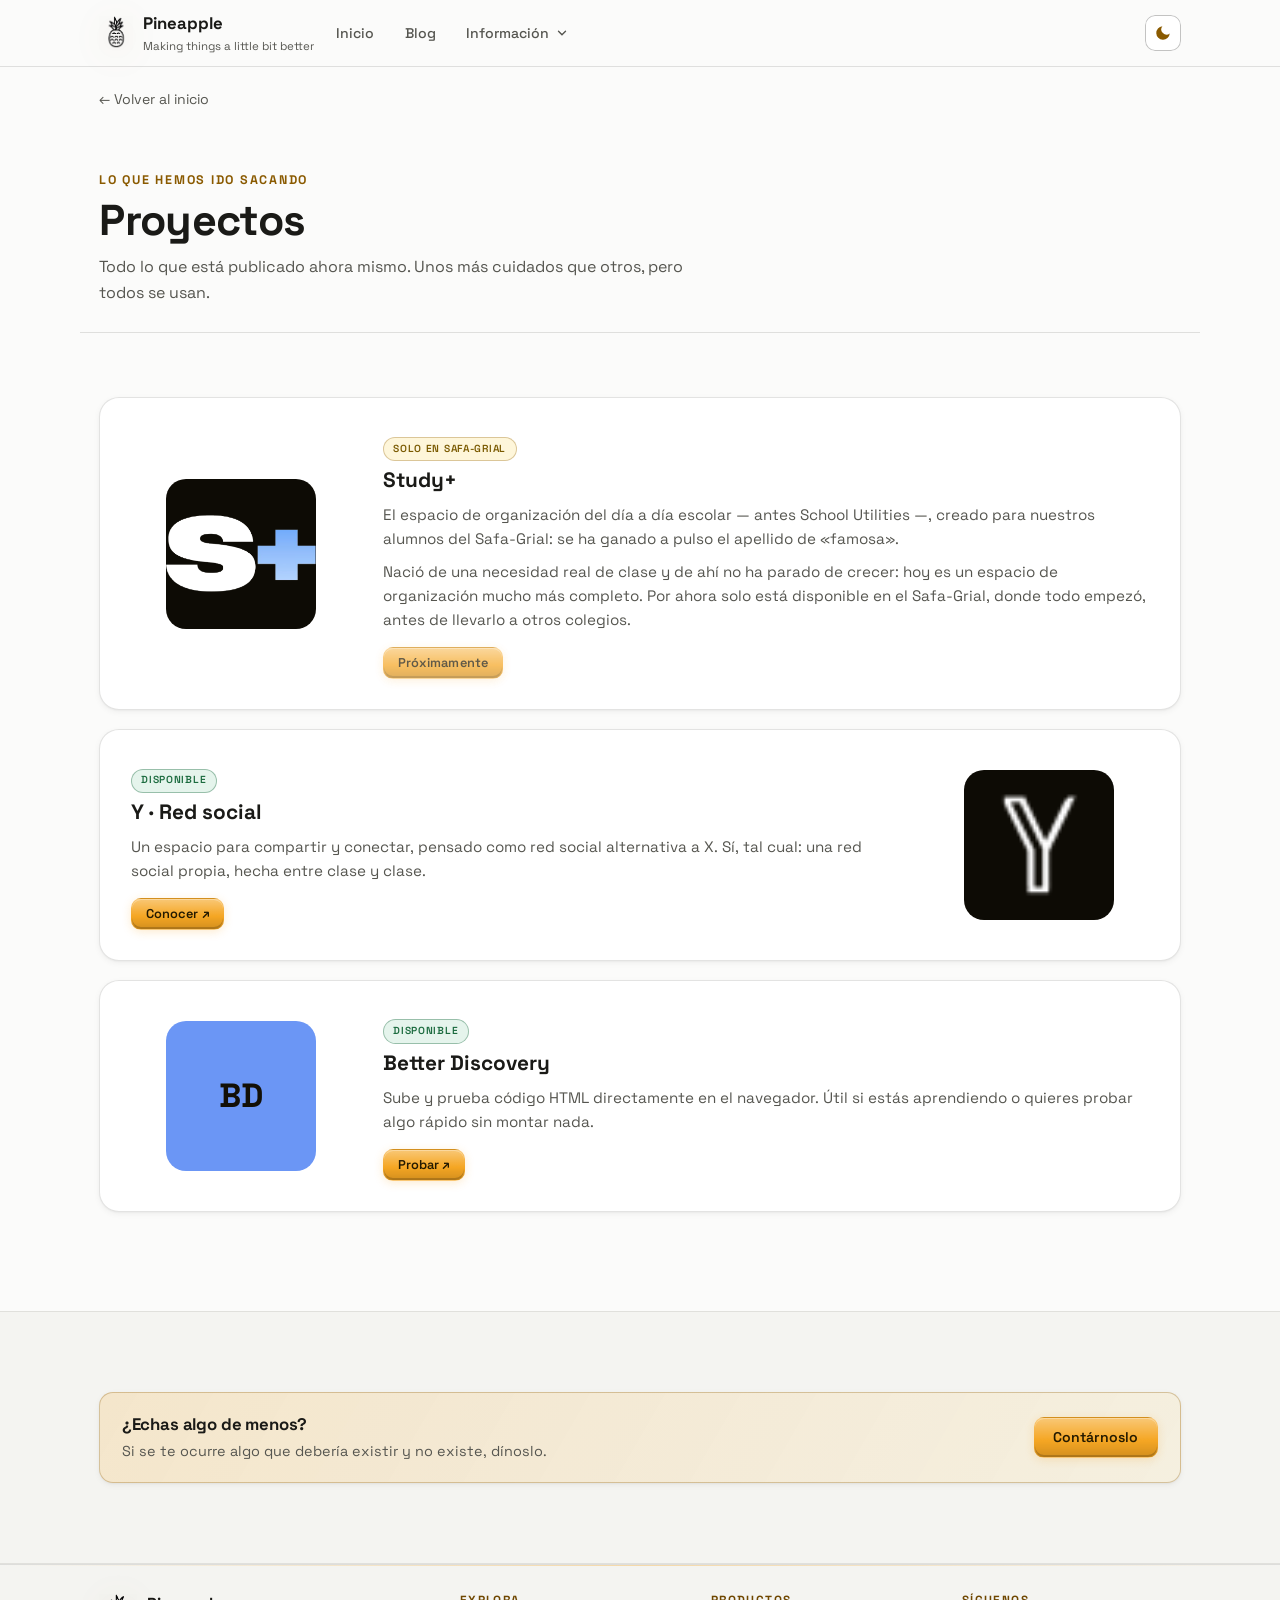
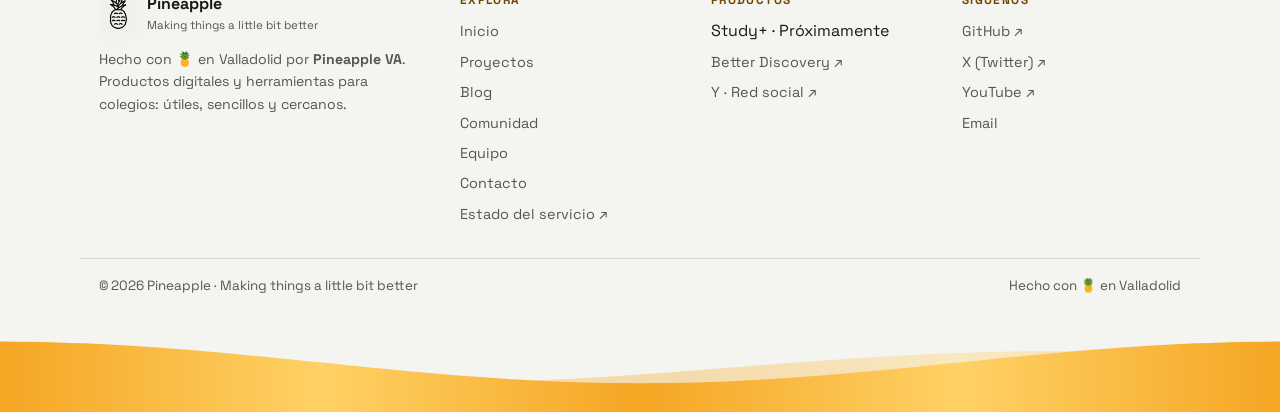
<file: proyectos.html>
<!DOCTYPE html>
<html lang="es">
<head>
<!-- Google Tag Manager -->
<script>(function(w,d,s,l,i){w[l]=w[l]||[];w[l].push({'gtm.start':
new Date().getTime(),event:'gtm.js'});var f=d.getElementsByTagName(s)[0],
j=d.createElement(s),dl=l!='dataLayer'?'&l='+l:'';j.async=true;j.src=
'https://www.googletagmanager.com/gtm.js?id='+i+dl;f.parentNode.insertBefore(j,f);
})(window,document,'script','dataLayer','GTM-TTN7X5RM');</script>
<!-- End Google Tag Manager -->
  <meta charset="UTF-8">
  <meta name="viewport" content="width=device-width, initial-scale=1.0">

  <title>Proyectos · Pineapple VA</title>
  <meta name="description" content="Los proyectos de Pineapple: Study+, la red social Y, Better Discovery... Todo lo que está publicado, con una ficha por cada uno.">
  <meta name="theme-color" content="#131007">
  <link rel="canonical" href="https://pineappleva.github.io/proyectos">

  <meta property="og:type" content="website">
  <meta property="og:site_name" content="Pineapple VA">
  <meta property="og:title" content="Proyectos · Pineapple">
  <meta property="og:description" content="Study+, Y, Better Discovery y más: lo que hemos sacado hasta ahora.">
  <meta property="og:url" content="https://pineappleva.github.io/proyectos">
  <meta property="og:image" content="https://pineappleva.github.io/assets/img/icon-512.png">
  <meta property="og:locale" content="es_ES">
  <meta name="twitter:card" content="summary">
  <meta name="twitter:site" content="@pineapplevacorp">

  <link rel="icon" type="image/png" href="/assets/img/pineapple.png">
  <link rel="apple-touch-icon" href="/assets/img/icon-192.png">
  <link rel="manifest" href="/site.webmanifest">
  <meta name="color-scheme" content="dark light">
  <script>
    /* Tema: se aplica ANTES de pintar para evitar parpadeo.
       Orden: localStorage('pa-theme') -> prefers-color-scheme -> dark */
    (function () {
      var t = null;
      try { t = localStorage.getItem('pa-theme'); } catch (e) {}
      if (t !== 'light' && t !== 'dark') {
        t = (window.matchMedia && window.matchMedia('(prefers-color-scheme: light)').matches) ? 'light' : 'dark';
      }
      document.documentElement.setAttribute('data-theme', t);
      var m = document.querySelector('meta[name="theme-color"]');
      if (m) m.setAttribute('content', t === 'light' ? '#ffffff' : '#131007');
    })();
  </script>
  <link rel="stylesheet" href="/assets/css/style.css?v=20261111">
  <link rel="preconnect" href="https://fonts.googleapis.com">
  <link rel="preconnect" href="https://fonts.gstatic.com" crossorigin>
  <link href="https://fonts.googleapis.com/css2?family=Archivo+Black&family=Space+Grotesk:wght@400;500;600;700&display=swap" rel="stylesheet">
</head>
<body>
<!-- Google Tag Manager (noscript) -->
<noscript><iframe src="https://www.googletagmanager.com/ns.html?id=GTM-TTN7X5RM"
height="0" width="0" style="display:none;visibility:hidden"></iframe></noscript>
<!-- End Google Tag Manager (noscript) -->

  <a class="skip-link" href="#main">Saltar al contenido</a>
  <div class="progress" aria-hidden="true"><span id="progressBar"></span></div>

  <!-- ======================= Cabecera ======================= -->
  <header class="site-header">
    <div class="wrap">
      <a class="brand" href="/" aria-label="Pineapple — inicio">
        <img src="/assets/img/pineapple.png" alt="" width="34" height="34">
        <span><span translate="no">Pineapple</span><small>Making things a little bit better</small></span>
      </a>

      <button type="button" id="navToggle" class="nav-toggle" aria-expanded="false" aria-controls="siteNav" aria-label="Abrir menú">
        <svg viewBox="0 0 24 24" width="22" height="22" fill="none" stroke="currentColor" stroke-width="2" stroke-linecap="round" aria-hidden="true"><path d="M4 7h16M4 12h16M4 17h16"/></svg>
      </button>

<nav id="siteNav" class="main-nav" aria-label="Navegación principal">
        <ul>
          <li><a href="/">Inicio</a></li>
          <li><a href="/blog">Blog</a></li>
          <li class="dropdown">
            <button type="button" class="drop-btn" aria-expanded="false" aria-haspopup="true">
              Información
              <svg class="caret" viewBox="0 0 24 24" width="14" height="14" fill="none" stroke="currentColor" stroke-width="2.4" stroke-linecap="round" aria-hidden="true"><path d="m6 9 6 6 6-6"/></svg>
            </button>
            <ul class="dropdown-menu" hidden>
        <li><a href="/proyectos" aria-current="page">Proyectos</a></li>
        <li><a href="/comunidad">Comunidad</a></li>
        <li><a href="/equipo">Equipo</a></li>
        <li><a href="/contacto">Contacto</a></li>
            </ul>
          </li>
        </ul>
      </nav>
      <button id="themeToggle" class="theme-toggle" type="button" aria-label="Cambiar entre tema oscuro y claro" title="Cambiar tema">
        <svg class="ico-sun" viewBox="0 0 24 24" width="18" height="18" fill="none" stroke="currentColor" stroke-width="2" stroke-linecap="round" aria-hidden="true"><circle cx="12" cy="12" r="4.5"/><path d="M12 2.5v2.2M12 19.3v2.2M2.5 12h2.2M19.3 12h2.2M4.9 4.9l1.6 1.6M17.5 17.5l1.6 1.6M19.1 4.9l-1.6 1.6M6.5 17.5l-1.6 1.6"/></svg>
        <svg class="ico-moon" viewBox="0 0 24 24" width="18" height="18" fill="currentColor" aria-hidden="true"><path d="M21 12.8A9 9 0 1 1 11.2 3a7 7 0 0 0 9.8 9.8z"/></svg>
      </button>
    </div>
  </header>

  <main id="main">

    <div class="wrap">
      <a class="back-link" href="/">← Volver al inicio</a>
    </div>

    <!-- ======================= Hero de página ======================= -->
    <section class="page-hero">
      <div class="wrap">
        <p class="kicker">Lo que hemos ido sacando</p>
        <h1>Proyectos</h1>
        <p class="sub">Todo lo que está publicado ahora mismo. Unos más cuidados que otros,
        pero todos se usan.</p>
      </div>
    </section>

    <!-- ======================= Fichas ======================= -->
    <section class="section section--tight">
      <div class="wrap">

        <article class="feature reveal" id="study-plus">
          <div class="feature-media">
            <span class="logo-tile big">
              <img src="/assets/img/study-plus-light.png" alt="Logo de Study+" width="150" height="150" loading="lazy">
            </span>
          </div>
          <div>
            <div class="meta">
              <span class="badge beta">Solo en Safa-Grial</span>
            </div>
            <h3 translate="no">Study+</h3>
            <p>El espacio de organización del día a día escolar — antes School Utilities —, creado para
            nuestros alumnos del Safa-Grial: se ha ganado a pulso el apellido de «famosa».</p>
            <p>Nació de una necesidad real de clase y de ahí no ha parado de crecer: hoy es un espacio de
            organización mucho más completo. Por ahora solo está disponible en el Safa-Grial, donde
            todo empezó, antes de llevarlo a otros colegios.</p>
            <div class="card-links">
              <span class="btn small primary" aria-disabled="true">Próximamente</span>
            </div>
          </div>
        </article>

        <article class="feature flip reveal" id="y">
          <div class="feature-media">
            <span class="logo-tile big">
              <img src="/assets/img/y.png" alt="Logo de Y: la letra Y en blanco" width="150" height="150" loading="lazy">
            </span>
          </div>
          <div>
            <div class="meta">
              <span class="badge ok">Disponible</span>
            </div>
            <h3><span translate="no">Y</span> · Red social</h3>
            <p>Un espacio para compartir y conectar, pensado como red social alternativa a
            <span translate="no">X</span>. Sí, tal cual: una red social propia, hecha entre clase y clase.</p>
            <div class="card-links">
              <a class="btn small primary" href="https://complain.base44.app/" target="_blank" rel="noopener" aria-label="Conocer Y, la red social">Conocer ↗</a>
            </div>
          </div>
        </article>

        <article class="feature reveal" id="better-discovery">
          <div class="feature-media">
            <span class="logo-tile big emoji-tile t-blue" aria-hidden="true">BD</span>
          </div>
          <div>
            <div class="meta">
              <span class="badge ok">Disponible</span>
            </div>
            <h3 translate="no">Better Discovery</h3>
            <p>Sube y prueba código HTML directamente en el navegador. Útil si estás aprendiendo
            o quieres probar algo rápido sin montar nada.</p>
            <div class="card-links">
              <a class="btn small primary" href="https://pineappleva.github.io/Better-Discovery/" target="_blank" rel="noopener" aria-label="Probar Better Discovery">Probar ↗</a>
            </div>
          </div>
        </article>


      </div>
    </section>

    <!-- ======================= CTA ======================= -->
    <section class="section alt">
      <div class="wrap">
        <div class="banner-cta banner-cta--flush reveal">
          <div>
            <strong>¿Echas algo de menos?</strong>
            <span>Si se te ocurre algo que debería existir y no existe, dínoslo.</span>
          </div>
          <a class="btn primary" href="/contacto">Contárnoslo</a>
        </div>
      </div>
    </section>

  </main>

  <!-- ======================= Pie ======================= -->
  <footer class="site-footer">
    <div class="wrap footer-grid">
      <div class="footer-brand">
        <a class="brand" href="/">
          <img src="/assets/img/pineapple.png" alt="" width="38" height="38">
          <span><span translate="no">Pineapple</span><small>Making things a little bit better</small></span>
        </a>
        <p class="footer-note">Hecho con 🍍 en Valladolid por <strong>Pineapple VA</strong>.<br>
        Productos digitales y herramientas para colegios: útiles, sencillos y cercanos.</p>
      </div>

      <nav class="footer-col" aria-label="Enlaces del sitio">
        <h3>Explora</h3>
        <ul>
          <li><a href="/">Inicio</a></li>
          <li><a href="/proyectos">Proyectos</a></li>
          <li><a href="/blog">Blog</a></li>
          <li><a href="/comunidad">Comunidad</a></li>
          <li><a href="/equipo">Equipo</a></li>
          <li><a href="/contacto">Contacto</a></li>
          <li><a href="https://statuspage.incident.io/pineappleva" target="_blank" rel="noopener" class="link">Estado del servicio ↗</a></li>
        </ul>
      </nav>

      <nav class="footer-col" aria-label="Nuestros productos">
        <h3>Productos</h3>
        <ul>
          <li><span>Study+ · Próximamente</span></li>
          <li><a href="https://pineappleva.github.io/Better-Discovery/" target="_blank" rel="noopener">Better Discovery ↗</a></li>
          <li><a href="https://complain.base44.app/" target="_blank" rel="noopener">Y · Red social ↗</a></li>
        </ul>
      </nav>

      <nav class="footer-col" aria-label="Síguenos">
        <h3>Síguenos</h3>
        <ul>
          <li><a href="https://github.com/PineappleVA" target="_blank" rel="noopener">GitHub ↗</a></li>
          <li><a href="https://x.com/pineapplevacorp" target="_blank" rel="noopener">X (Twitter) ↗</a></li>
          <li><a href="https://www.youtube.com/@pacorp-oficial" target="_blank" rel="noopener">YouTube ↗</a></li>
          <li><a href="mailto:pineapplevacorp@gmail.com">Email</a></li>
        </ul>
      </nav>
    </div>

    <div class="wrap footer-bottom">
      <p>© <span id="year">2026</span> <span translate="no">Pineapple</span> · <span translate="no">Making things a little bit better</span></p>
      <p>Hecho con 🍍 en Valladolid</p>
    </div>

    <div class="wave wave-footer" aria-hidden="true">
      <svg class="wave-defs" width="0" height="0" focusable="false" aria-hidden="true">
        <defs>
          <linearGradient id="wgrad" gradientUnits="userSpaceOnUse" x1="0" y1="0" x2="1440" y2="0">
            <stop offset="0" stop-color="#f5a623"/>
            <stop offset="0.25" stop-color="#ffd166"/>
            <stop offset="0.5" stop-color="#f5a623"/>
            <stop offset="0.75" stop-color="#ffd166"/>
            <stop offset="1" stop-color="#f5a623"/>
          </linearGradient>
        </defs>
      </svg>
      <div class="wave-layer wave-back">
        <div class="wave-track wave-track-rev"><svg viewBox="0 0 1440 120" preserveAspectRatio="none" focusable="false"><path d="M0,54.9 L16,56.2 L32,57.5 L48,58.8 L64,60.2 L80,61.6 L96,63.0 L112,64.4 L128,65.8 L144,67.1 L160,68.5 L176,69.9 L192,71.2 L208,72.5 L224,73.7 L240,74.9 L256,76.0 L272,77.1 L288,78.1 L304,79.1 L320,80.0 L336,80.8 L352,81.5 L368,82.1 L384,82.7 L400,83.1 L416,83.5 L432,83.8 L448,83.9 L464,84.0 L480,84.0 L496,83.8 L512,83.6 L528,83.3 L544,82.9 L560,82.4 L576,81.8 L592,81.1 L608,80.4 L624,79.5 L640,78.6 L656,77.6 L672,76.6 L688,75.5 L704,74.3 L720,73.1 L736,71.8 L752,70.5 L768,69.2 L784,67.8 L800,66.4 L816,65.0 L832,63.6 L848,62.2 L864,60.9 L880,59.5 L896,58.1 L912,56.8 L928,55.5 L944,54.3 L960,53.1 L976,52.0 L992,50.9 L1008,49.9 L1024,48.9 L1040,48.0 L1056,47.2 L1072,46.5 L1088,45.9 L1104,45.3 L1120,44.9 L1136,44.5 L1152,44.2 L1168,44.1 L1184,44.0 L1200,44.0 L1216,44.2 L1232,44.4 L1248,44.7 L1264,45.1 L1280,45.6 L1296,46.2 L1312,46.9 L1328,47.6 L1344,48.5 L1360,49.4 L1376,50.4 L1392,51.4 L1408,52.5 L1424,53.7 L1440,54.9 L1456,56.2 L1472,57.5 L1488,58.8 L1504,60.2 L1520,61.6 L1536,63.0 L1552,64.4 L1568,65.8 L1584,67.1 L1600,68.5 L1616,69.9 L1632,71.2 L1648,72.5 L1664,73.7 L1680,74.9 L1696,76.0 L1712,77.1 L1728,78.1 L1744,79.1 L1760,80.0 L1776,80.8 L1792,81.5 L1808,82.1 L1824,82.7 L1840,83.1 L1856,83.5 L1872,83.8 L1888,83.9 L1904,84.0 L1920,84.0 L1936,83.8 L1952,83.6 L1968,83.3 L1984,82.9 L2000,82.4 L2016,81.8 L2032,81.1 L2048,80.4 L2064,79.5 L2080,78.6 L2096,77.6 L2112,76.6 L2128,75.5 L2144,74.3 L2160,73.1 L2176,71.8 L2192,70.5 L2208,69.2 L2224,67.8 L2240,66.4 L2256,65.0 L2272,63.6 L2288,62.2 L2304,60.9 L2320,59.5 L2336,58.1 L2352,56.8 L2368,55.5 L2384,54.3 L2400,53.1 L2416,52.0 L2432,50.9 L2448,49.9 L2464,48.9 L2480,48.0 L2496,47.2 L2512,46.5 L2528,45.9 L2544,45.3 L2560,44.9 L2576,44.5 L2592,44.2 L2608,44.1 L2624,44.0 L2640,44.0 L2656,44.2 L2672,44.4 L2688,44.7 L2704,45.1 L2720,45.6 L2736,46.2 L2752,46.9 L2768,47.6 L2784,48.5 L2800,49.4 L2816,50.4 L2832,51.4 L2848,52.5 L2864,53.7 L2880,54.9 L2880,120 L0,120 Z" fill="url(#wgrad)"/></svg><svg viewBox="0 0 1440 120" preserveAspectRatio="none" focusable="false"><path d="M0,54.9 L16,56.2 L32,57.5 L48,58.8 L64,60.2 L80,61.6 L96,63.0 L112,64.4 L128,65.8 L144,67.1 L160,68.5 L176,69.9 L192,71.2 L208,72.5 L224,73.7 L240,74.9 L256,76.0 L272,77.1 L288,78.1 L304,79.1 L320,80.0 L336,80.8 L352,81.5 L368,82.1 L384,82.7 L400,83.1 L416,83.5 L432,83.8 L448,83.9 L464,84.0 L480,84.0 L496,83.8 L512,83.6 L528,83.3 L544,82.9 L560,82.4 L576,81.8 L592,81.1 L608,80.4 L624,79.5 L640,78.6 L656,77.6 L672,76.6 L688,75.5 L704,74.3 L720,73.1 L736,71.8 L752,70.5 L768,69.2 L784,67.8 L800,66.4 L816,65.0 L832,63.6 L848,62.2 L864,60.9 L880,59.5 L896,58.1 L912,56.8 L928,55.5 L944,54.3 L960,53.1 L976,52.0 L992,50.9 L1008,49.9 L1024,48.9 L1040,48.0 L1056,47.2 L1072,46.5 L1088,45.9 L1104,45.3 L1120,44.9 L1136,44.5 L1152,44.2 L1168,44.1 L1184,44.0 L1200,44.0 L1216,44.2 L1232,44.4 L1248,44.7 L1264,45.1 L1280,45.6 L1296,46.2 L1312,46.9 L1328,47.6 L1344,48.5 L1360,49.4 L1376,50.4 L1392,51.4 L1408,52.5 L1424,53.7 L1440,54.9 L1456,56.2 L1472,57.5 L1488,58.8 L1504,60.2 L1520,61.6 L1536,63.0 L1552,64.4 L1568,65.8 L1584,67.1 L1600,68.5 L1616,69.9 L1632,71.2 L1648,72.5 L1664,73.7 L1680,74.9 L1696,76.0 L1712,77.1 L1728,78.1 L1744,79.1 L1760,80.0 L1776,80.8 L1792,81.5 L1808,82.1 L1824,82.7 L1840,83.1 L1856,83.5 L1872,83.8 L1888,83.9 L1904,84.0 L1920,84.0 L1936,83.8 L1952,83.6 L1968,83.3 L1984,82.9 L2000,82.4 L2016,81.8 L2032,81.1 L2048,80.4 L2064,79.5 L2080,78.6 L2096,77.6 L2112,76.6 L2128,75.5 L2144,74.3 L2160,73.1 L2176,71.8 L2192,70.5 L2208,69.2 L2224,67.8 L2240,66.4 L2256,65.0 L2272,63.6 L2288,62.2 L2304,60.9 L2320,59.5 L2336,58.1 L2352,56.8 L2368,55.5 L2384,54.3 L2400,53.1 L2416,52.0 L2432,50.9 L2448,49.9 L2464,48.9 L2480,48.0 L2496,47.2 L2512,46.5 L2528,45.9 L2544,45.3 L2560,44.9 L2576,44.5 L2592,44.2 L2608,44.1 L2624,44.0 L2640,44.0 L2656,44.2 L2672,44.4 L2688,44.7 L2704,45.1 L2720,45.6 L2736,46.2 L2752,46.9 L2768,47.6 L2784,48.5 L2800,49.4 L2816,50.4 L2832,51.4 L2848,52.5 L2864,53.7 L2880,54.9 L2880,120 L0,120 Z" fill="url(#wgrad)"/></svg></div>
      </div>
      <div class="wave-layer wave-front">
        <div class="wave-track"><svg viewBox="0 0 1440 120" preserveAspectRatio="none" focusable="false"><path d="M0,32.0 L16,32.1 L32,32.3 L48,32.6 L64,33.0 L80,33.6 L96,34.2 L112,35.0 L128,36.0 L144,37.0 L160,38.1 L176,39.3 L192,40.6 L208,42.0 L224,43.5 L240,45.0 L256,46.6 L272,48.3 L288,50.0 L304,51.7 L320,53.5 L336,55.3 L352,57.1 L368,58.9 L384,60.7 L400,62.5 L416,64.3 L432,66.0 L448,67.7 L464,69.4 L480,71.0 L496,72.5 L512,74.0 L528,75.4 L544,76.7 L560,77.9 L576,79.0 L592,80.0 L608,81.0 L624,81.8 L640,82.4 L656,83.0 L672,83.4 L688,83.7 L704,83.9 L720,84.0 L736,83.9 L752,83.7 L768,83.4 L784,83.0 L800,82.4 L816,81.8 L832,81.0 L848,80.0 L864,79.0 L880,77.9 L896,76.7 L912,75.4 L928,74.0 L944,72.5 L960,71.0 L976,69.4 L992,67.7 L1008,66.0 L1024,64.3 L1040,62.5 L1056,60.7 L1072,58.9 L1088,57.1 L1104,55.3 L1120,53.5 L1136,51.7 L1152,50.0 L1168,48.3 L1184,46.6 L1200,45.0 L1216,43.5 L1232,42.0 L1248,40.6 L1264,39.3 L1280,38.1 L1296,37.0 L1312,36.0 L1328,35.0 L1344,34.2 L1360,33.6 L1376,33.0 L1392,32.6 L1408,32.3 L1424,32.1 L1440,32.0 L1456,32.1 L1472,32.3 L1488,32.6 L1504,33.0 L1520,33.6 L1536,34.2 L1552,35.0 L1568,36.0 L1584,37.0 L1600,38.1 L1616,39.3 L1632,40.6 L1648,42.0 L1664,43.5 L1680,45.0 L1696,46.6 L1712,48.3 L1728,50.0 L1744,51.7 L1760,53.5 L1776,55.3 L1792,57.1 L1808,58.9 L1824,60.7 L1840,62.5 L1856,64.3 L1872,66.0 L1888,67.7 L1904,69.4 L1920,71.0 L1936,72.5 L1952,74.0 L1968,75.4 L1984,76.7 L2000,77.9 L2016,79.0 L2032,80.0 L2048,81.0 L2064,81.8 L2080,82.4 L2096,83.0 L2112,83.4 L2128,83.7 L2144,83.9 L2160,84.0 L2176,83.9 L2192,83.7 L2208,83.4 L2224,83.0 L2240,82.4 L2256,81.8 L2272,81.0 L2288,80.0 L2304,79.0 L2320,77.9 L2336,76.7 L2352,75.4 L2368,74.0 L2384,72.5 L2400,71.0 L2416,69.4 L2432,67.7 L2448,66.0 L2464,64.3 L2480,62.5 L2496,60.7 L2512,58.9 L2528,57.1 L2544,55.3 L2560,53.5 L2576,51.7 L2592,50.0 L2608,48.3 L2624,46.6 L2640,45.0 L2656,43.5 L2672,42.0 L2688,40.6 L2704,39.3 L2720,38.1 L2736,37.0 L2752,36.0 L2768,35.0 L2784,34.2 L2800,33.6 L2816,33.0 L2832,32.6 L2848,32.3 L2864,32.1 L2880,32.0 L2880,120 L0,120 Z" fill="url(#wgrad)"/></svg><svg viewBox="0 0 1440 120" preserveAspectRatio="none" focusable="false"><path d="M0,32.0 L16,32.1 L32,32.3 L48,32.6 L64,33.0 L80,33.6 L96,34.2 L112,35.0 L128,36.0 L144,37.0 L160,38.1 L176,39.3 L192,40.6 L208,42.0 L224,43.5 L240,45.0 L256,46.6 L272,48.3 L288,50.0 L304,51.7 L320,53.5 L336,55.3 L352,57.1 L368,58.9 L384,60.7 L400,62.5 L416,64.3 L432,66.0 L448,67.7 L464,69.4 L480,71.0 L496,72.5 L512,74.0 L528,75.4 L544,76.7 L560,77.9 L576,79.0 L592,80.0 L608,81.0 L624,81.8 L640,82.4 L656,83.0 L672,83.4 L688,83.7 L704,83.9 L720,84.0 L736,83.9 L752,83.7 L768,83.4 L784,83.0 L800,82.4 L816,81.8 L832,81.0 L848,80.0 L864,79.0 L880,77.9 L896,76.7 L912,75.4 L928,74.0 L944,72.5 L960,71.0 L976,69.4 L992,67.7 L1008,66.0 L1024,64.3 L1040,62.5 L1056,60.7 L1072,58.9 L1088,57.1 L1104,55.3 L1120,53.5 L1136,51.7 L1152,50.0 L1168,48.3 L1184,46.6 L1200,45.0 L1216,43.5 L1232,42.0 L1248,40.6 L1264,39.3 L1280,38.1 L1296,37.0 L1312,36.0 L1328,35.0 L1344,34.2 L1360,33.6 L1376,33.0 L1392,32.6 L1408,32.3 L1424,32.1 L1440,32.0 L1456,32.1 L1472,32.3 L1488,32.6 L1504,33.0 L1520,33.6 L1536,34.2 L1552,35.0 L1568,36.0 L1584,37.0 L1600,38.1 L1616,39.3 L1632,40.6 L1648,42.0 L1664,43.5 L1680,45.0 L1696,46.6 L1712,48.3 L1728,50.0 L1744,51.7 L1760,53.5 L1776,55.3 L1792,57.1 L1808,58.9 L1824,60.7 L1840,62.5 L1856,64.3 L1872,66.0 L1888,67.7 L1904,69.4 L1920,71.0 L1936,72.5 L1952,74.0 L1968,75.4 L1984,76.7 L2000,77.9 L2016,79.0 L2032,80.0 L2048,81.0 L2064,81.8 L2080,82.4 L2096,83.0 L2112,83.4 L2128,83.7 L2144,83.9 L2160,84.0 L2176,83.9 L2192,83.7 L2208,83.4 L2224,83.0 L2240,82.4 L2256,81.8 L2272,81.0 L2288,80.0 L2304,79.0 L2320,77.9 L2336,76.7 L2352,75.4 L2368,74.0 L2384,72.5 L2400,71.0 L2416,69.4 L2432,67.7 L2448,66.0 L2464,64.3 L2480,62.5 L2496,60.7 L2512,58.9 L2528,57.1 L2544,55.3 L2560,53.5 L2576,51.7 L2592,50.0 L2608,48.3 L2624,46.6 L2640,45.0 L2656,43.5 L2672,42.0 L2688,40.6 L2704,39.3 L2720,38.1 L2736,37.0 L2752,36.0 L2768,35.0 L2784,34.2 L2800,33.6 L2816,33.0 L2832,32.6 L2848,32.3 L2864,32.1 L2880,32.0 L2880,120 L0,120 Z" fill="url(#wgrad)"/></svg></div>
      </div>
    </div>
  </footer>

  <button type="button" id="toTop" class="to-top" aria-label="Volver arriba">
    <svg viewBox="0 0 24 24" width="20" height="20" fill="none" stroke="currentColor" stroke-width="2.2" stroke-linecap="round" stroke-linejoin="round" aria-hidden="true"><path d="m18 15-6-6-6 6"/></svg>
  </button>

  <script src="/assets/js/main.js?v=20261111" defer></script>
</body>
</html>
</file>
<file: assets/css/style.css>
/* ============================================================
   Pineapple — Portafolio oficial
   Estética de la marca: fondo oscuro cálido, ámbar #f5a623,
   tarjetas redondeadas.

   Temas: dark (marca) y light (blanco moderno). El tema se aplica
   antes de pintar con un script inline en el <head>; todo el color
   vive en variables CSS. html[data-theme="light"] = tema claro.
   ============================================================ */

:root {
  --bg: #131007;
  --bg-soft: #1c1810;
  --bg-deep: #0d0b05;
  --card: #211c11;
  --card-hover: #2a2415;
  --border: #3a3220;
  --text: #f5f0e4;
  --text-dim: #b8ad95;
  --brand: #f5a623;
  --brand-soft: #f8d348;
  --brand-strong: #f8d348;
  --on-brand: #1a1408;
  --header-bg: rgba(19, 16, 7, .9);
  --shadow-sm: 0 2px 12px rgba(0, 0, 0, .25);
  --shadow-md: 0 14px 34px rgba(0, 0, 0, .4);
  --shadow-lg: 0 18px 50px rgba(0, 0, 0, .4);
  --glow: rgba(245, 166, 35, .35);
  --color-scheme: dark;
  --radius: 14px;
  --radius-sm: 10px;
  --maxw: 1120px;
  --ease: cubic-bezier(.22, .61, .36, 1);
  /* tonos de acción y sombras «al levantar», dependientes del tema */
  --brand-hover: #ffb838;
  --brand-active: #e8940a;
  --shadow-lift: 0 14px 34px rgba(0, 0, 0, .5);
  --shadow-pop: 0 18px 46px rgba(0, 0, 0, .58);
}

html[data-theme="light"] {
  /* Superficies: lienzo casi blanco (no amarillento), tarjetas blancas
     puras y una banda hundida muy sutil. El «papel» cálido se nota solo
     en el halo del héroe y en los acentos, no en todo el fondo. */
  --bg: #fbfbfa;
  --bg-soft: #f4f4f1;
  --bg-deep: #ecebe6;
  --card: #ffffff;
  --card-hover: #f6f6f2;
  --border: rgba(24, 24, 20, .12);
  --border-strong: rgba(24, 24, 20, .26);

  /* Texto: #1a1a17 sobre blanco = 16.8:1; --text-dim = 7.6:1 */
  --text: #1a1a17;
  --text-dim: #565650;

  --header-bg: rgba(251, 251, 250, .82);

  /* Acento: ámbar de marca como RELLENO; para texto y trazos, un
     ámbar tostado (#8a5a00, 5.9:1 sobre blanco). */
  --brand: #f5a623;
  --brand-soft: #ffc95c;
  --brand-strong: #8a5a00;
  --on-brand: #241a00;
  --brand-hover: #ef9a10;
  --brand-active: #d98a06;

  --ring: rgba(245, 166, 35, .45);
  --glow: rgba(245, 166, 35, .16);
  --glow-strong: rgba(245, 166, 35, .28);
  --color-scheme: light;

  --shadow-sm: 0 1px 2px rgba(24, 24, 20, .04), 0 2px 6px rgba(24, 24, 20, .05);
  --shadow-md: 0 2px 4px rgba(24, 24, 20, .04), 0 10px 24px rgba(24, 24, 20, .07);
  --shadow-lg: 0 4px 8px rgba(24, 24, 20, .05), 0 18px 42px rgba(24, 24, 20, .09);
  --shadow-lift: 0 8px 22px rgba(24, 24, 20, .12), 0 2px 4px rgba(24, 24, 20, .05);
  --shadow-pop: 0 12px 34px rgba(24, 24, 20, .13);
}

* { margin: 0; padding: 0; box-sizing: border-box; }

html {
  scroll-behavior: smooth;
  scroll-padding-top: 90px;
  color-scheme: var(--color-scheme);
}

body {
  background: var(--bg);
  color: var(--text);
  font-family: system-ui, -apple-system, "Segoe UI", Roboto, "Helvetica Neue", Arial, sans-serif;
  line-height: 1.6;
  min-height: 100vh;
  display: flex;
  flex-direction: column;
  overflow-x: hidden;
  transition: background-color .25s ease, color .25s ease;
}

@keyframes pageIn {
  from { opacity: 0; }
  to   { opacity: 1; }
}
body { animation: pageIn .4s ease both; }

::selection { background: rgba(245, 166, 35, .35); color: var(--text); }

a { color: var(--brand-strong); }

img { max-width: 100%; }

.wrap {
  max-width: var(--maxw);
  margin: 0 auto;
  padding: 0 1.2rem;
  width: 100%;
}

/* ---------- Accesibilidad ---------- */
.skip-link {
  position: absolute;
  left: -9999px;
  top: 0;
  background: var(--brand);
  color: var(--on-brand);
  font-weight: 700;
  padding: .6rem 1rem;
  border-radius: 0 0 10px 0;
  z-index: 200;
}
.skip-link:focus { left: 0; }

:focus-visible {
  outline: 2px solid var(--brand);
  outline-offset: 2px;
}

.back-link {
  display: inline-block;
  margin: 1.3rem 0 -.5rem;
  color: var(--text-dim);
  text-decoration: none;
  font-size: .88rem;
}
.back-link:hover { color: var(--brand-strong); }

/* ============================================================
   Barra de progreso de scroll
   ============================================================ */
.progress {
  position: fixed;
  top: 0; left: 0; right: 0;
  height: 3px;
  z-index: 120;
  pointer-events: none;
}
.progress span {
  display: block;
  height: 100%;
  background: linear-gradient(90deg, var(--brand), var(--brand-soft));
  transform: scaleX(0);
  transform-origin: 0 50%;
  transition: transform .08s linear;
}

/* ============================================================
   Cabecera
   ============================================================ */
.site-header {
  position: sticky;
  top: 0;
  z-index: 50;
  background: var(--header-bg);
  backdrop-filter: blur(10px);
  -webkit-backdrop-filter: blur(10px);
  border-bottom: 1px solid var(--border);
  transition: box-shadow .2s ease, background-color .25s ease;
}
.site-header.scrolled { box-shadow: var(--shadow-pop); }

.site-header .wrap {
  display: flex;
  align-items: center;
  gap: .6rem;
  flex-wrap: wrap;
  padding-top: .65rem;
  padding-bottom: .65rem;
}

.brand {
  display: flex;
  align-items: center;
  gap: .6rem;
  text-decoration: none;
  color: var(--text);
  font-weight: 700;
  font-size: 1.05rem;
}
.brand img {
  width: 34px; height: 34px;
  object-fit: contain;
  transition: transform .25s var(--ease), filter .25s ease;
}
.brand:hover img { transform: scale(1.06); }
.brand small { display: block; font-weight: 400; font-size: .72rem; color: var(--text-dim); }

/* El logo es un trazo gris: en oscuro brilla solo, en claro hay que
   oscurecerlo (invert(1) lo dejaba casi blanco sobre blanco). */
html[data-theme="light"] .brand img,
html[data-theme="light"] .hero-logo {
  filter: brightness(.38) contrast(1.35) drop-shadow(0 6px 18px rgba(138, 90, 0, .22));
}

.nav-toggle {
  display: none;
  margin-left: auto;
  background: var(--card);
  border: 1px solid var(--border);
  color: var(--text);
  border-radius: 10px;
  padding: .45rem .55rem;
  cursor: pointer;
}
.nav-toggle:hover { border-color: var(--brand); }

/* Botón de tema */
.theme-toggle {
  margin-left: auto;
  display: inline-grid;
  place-items: center;
  width: 36px;
  height: 36px;
  background: var(--card);
  border: 1px solid var(--border);
  color: var(--brand-strong);
  border-radius: 10px;
  cursor: pointer;
  transition: border-color .15s ease, transform .15s ease, background-color .25s ease;
}
.theme-toggle:hover { border-color: var(--brand); background: var(--card-hover); }
html[data-theme="light"] .theme-toggle,
html[data-theme="light"] .nav-toggle {
  border-color: var(--border-strong);
  box-shadow: var(--shadow-sm);
}
html[data-theme="light"] .theme-toggle { color: var(--brand-strong); }
.theme-toggle .ico-moon { display: none; }
.theme-toggle .ico-sun { display: block; }
html[data-theme="light"] .theme-toggle .ico-moon { display: block; }
html[data-theme="light"] .theme-toggle .ico-sun { display: none; }

/* Navegación */
.main-nav { margin-left: 0; }
.main-nav ul {
  list-style: none;
  display: flex;
  align-items: center;
  gap: .3rem;
  flex-wrap: wrap;
}
.main-nav a {
  display: inline-flex;
  align-items: center;
  gap: .3rem;
  text-decoration: none;
  color: var(--text-dim);
  font-size: .92rem;
  font-weight: 500;
  padding: .4rem .8rem;
  border-radius: 999px;
  transition: background .15s, color .15s;
}
.main-nav a:hover { background-color: var(--card-hover); color: var(--text); }
.main-nav a[aria-current="page"] {
  color: var(--brand-strong);
  font-weight: 600;
  background-color: rgba(245, 166, 35, .12);
}
html[data-theme="light"] .main-nav a[aria-current="page"],
html[data-theme="light"] .dropdown[data-open="true"] .drop-btn,
html[data-theme="light"] .dropdown-menu a[aria-current="page"] {
  color: #6f4700;
  background: rgba(245, 166, 35, .26);
  box-shadow: inset 0 0 0 1px rgba(138, 90, 0, .22);
}

/* Desplegable Información */
.dropdown { position: relative; }
.dropdown .caret { transition: transform .18s ease; }
.dropdown[data-open="true"] .caret { transform: rotate(180deg); }
.drop-btn {
  display: inline-flex;
  align-items: center;
  gap: .35rem;
  background: none;
  border: 0;
  font: inherit;
  color: var(--text-dim);
  font-size: .92rem;
  font-weight: 500;
  padding: .4rem .8rem;
  border-radius: 999px;
  cursor: pointer;
  transition: background .15s, color .15s;
}
.drop-btn:hover { background-color: var(--card-hover); color: var(--text); }
.dropdown[data-open="true"] .drop-btn {
  background-color: rgba(245, 166, 35, .12);
  color: var(--brand-strong);
  font-weight: 600;
}

.dropdown-menu[hidden] { display: none !important; }

/* Menú desplegado: la caja se abre en alto y los enlaces entran en cascada.
   Lo dispara main.js (data-open) al pasar el ratón o al pulsar; así funciona
   igual en escritorio, en táctil y con teclado. */
.dropdown[data-open="true"] > .dropdown-menu {
  display: block;
  animation: menuExpand .26s cubic-bezier(.22, .61, .36, 1) both;
}
@keyframes menuExpand {
  from {
    opacity: 0;
    transform: translateY(-8px) scaleY(.72);
    clip-path: inset(0 0 100% 0 round 14px);
  }
  to {
    opacity: 1;
    transform: none;
    clip-path: inset(0 0 0 0 round 14px);
  }
}
@keyframes menuItemIn {
  from { opacity: 0; transform: translateY(-7px); }
  to   { opacity: 1; transform: none; }
}
.dropdown[data-open="true"] > .dropdown-menu > li {
  animation: menuItemIn .24s var(--ease) both;
}
.dropdown[data-open="true"] > .dropdown-menu > li:nth-child(1) { animation-delay: .04s; }
.dropdown[data-open="true"] > .dropdown-menu > li:nth-child(2) { animation-delay: .09s; }
.dropdown[data-open="true"] > .dropdown-menu > li:nth-child(3) { animation-delay: .14s; }
.dropdown[data-open="true"] > .dropdown-menu > li:nth-child(4) { animation-delay: .19s; }
@media (prefers-reduced-motion: reduce) {
  .dropdown[data-open="true"] > .dropdown-menu,
  .dropdown[data-open="true"] > .dropdown-menu > li { animation: none; }
}
.dropdown-menu {
  position: absolute;
  left: 0;
  top: calc(100% + 8px);
  min-width: 210px;
  list-style: none;
  background: var(--card);
  border: 1px solid var(--border);
  border-radius: 14px;
  padding: .4rem;
  box-shadow: var(--shadow-md);
  z-index: 60;
}
.dropdown-menu a {
  display: flex;
  align-items: center;
  gap: .55rem;
  padding: .55rem .75rem;
  border-radius: 10px;
  text-decoration: none;
  color: var(--text-dim);
  font-size: .92rem;
}
.dropdown-menu a:hover { background: var(--card-hover); color: var(--text); }
.dropdown-menu a[aria-current="page"] {
  color: var(--brand-strong);
  font-weight: 600;
  background: rgba(245, 166, 35, .1);
}

/* ============================================================
   Botones
   Una sola forma para todos: pastilla corta, ámbar sólido,
   sin adornos. Las etiquetas largas se acortan en el HTML
   (los botones nunca deben competir con el texto de la tarjeta).
   ============================================================ */
.btn {
  position: relative;
  display: inline-flex;
  align-items: center;
  justify-content: center;
  gap: .4rem;
  padding: .68rem 1.15rem;
  border-radius: var(--radius-sm);
  font-weight: 600;
  font-size: .9rem;
  line-height: 1.2;
  white-space: nowrap;
  text-decoration: none;
  border: 1px solid transparent;
  cursor: pointer;
  font-family: inherit;
  transition: transform .15s var(--ease), box-shadow .15s ease,
              border-color .15s ease, background .15s ease, color .15s ease;
}
.btn.primary {
  --btn-sheen: linear-gradient(180deg,
      rgba(255, 255, 255, .38) 0%,
      rgba(255, 255, 255, .10) 42%,
      rgba(0, 0, 0, 0) 58%,
      rgba(0, 0, 0, .14) 100%);
  background: var(--btn-sheen), var(--brand);
  color: var(--on-brand);
  box-shadow: 0 2px 10px rgba(245, 166, 35, .22),
              inset 0 -2px 0 rgba(0, 0, 0, .18),
              inset 0 1px 0 rgba(255, 255, 255, .30);
}
.btn.primary:hover {
  background: var(--btn-sheen), var(--brand-hover);
  transform: translateY(-1px);
  box-shadow: 0 6px 18px rgba(245, 166, 35, .32),
              inset 0 -2px 0 rgba(0, 0, 0, .18),
              inset 0 1px 0 rgba(255, 255, 255, .38);
}
.btn.primary:active { background: var(--btn-sheen), var(--brand-active); }

/* Deshabilitado (texto informativo, no clicable) */
.btn[aria-disabled="true"] { cursor: default; opacity: .72; }
.btn.primary[aria-disabled="true"]:hover,
.btn.primary[aria-disabled="true"]:active {
  background: var(--btn-sheen), var(--brand);
  transform: none;
  box-shadow: 0 2px 10px rgba(245, 166, 35, .22),
              inset 0 -2px 0 rgba(0, 0, 0, .18),
              inset 0 1px 0 rgba(255, 255, 255, .30);
}
.btn.ghost {
  border-color: var(--border);
  color: var(--text);
  background: linear-gradient(180deg, rgba(255, 255, 255, .06), rgba(0, 0, 0, .05));
}
html[data-theme="light"] .btn.ghost {
  background: #ffffff;
  border-color: var(--border-strong);
  box-shadow: var(--shadow-sm);
}
html[data-theme="light"] .btn.ghost:hover {
  border-color: var(--brand-strong);
  background: var(--card-hover);
  box-shadow: var(--shadow-md);
}
.btn.ghost:hover { border-color: var(--text-dim); background: var(--card-hover); transform: translateY(-1px); }
.btn.ghost:active { background: var(--bg-soft); }
.btn.small { padding: .45rem .85rem; font-size: .82rem; }

/* ============================================================
   Hero (portada)
   ============================================================ */
.hero {
  position: relative;
  text-align: left;
  padding: 5.2rem 0 0;
  overflow: hidden;
}
.hero::before {
  content: "";
  position: absolute;
  top: -160px;
  left: 50%;
  transform: translateX(-50%);
  width: 720px;
  height: 720px;
  background: radial-gradient(circle, rgba(245, 166, 35, .16), transparent 62%);
  pointer-events: none;
}

.hero .wrap { position: relative; padding-bottom: 2.8rem; }

@keyframes riseIn {
  from { opacity: 0; transform: translateY(26px); }
  to   { opacity: 1; transform: none; }
}
.hero [data-animate] {
  opacity: 0;
  animation: riseIn .7s cubic-bezier(.2, .7, .3, 1) forwards;
}
.hero [data-animate="1"] { animation-delay: .05s; }
.hero [data-animate="2"] { animation-delay: .18s; }
.hero [data-animate="3"] { animation-delay: .32s; }
.hero [data-animate="4"] { animation-delay: .46s; }
.hero [data-animate="5"] { animation-delay: .60s; }
.hero [data-animate="6"] { animation-delay: .74s; }

.hero-logo {
  width: 84px;
  height: 84px;
  object-fit: contain;
  filter: drop-shadow(0 6px 22px var(--glow));
  animation: logoIn .9s cubic-bezier(.2, .7, .3, 1) both,
             float 6s ease-in-out 1.2s infinite;
}
@keyframes logoIn {
  0%   { opacity: 0; transform: scale(.5) rotate(-14deg); }
  70%  { transform: scale(1.08) rotate(3deg); }
  100% { opacity: 1; transform: scale(1) rotate(0); }
}
@keyframes float {
  0%, 100% { transform: translateY(0); }
  50%      { transform: translateY(-9px); }
}

.eyebrow {
  margin-top: 1.5rem;
  font-size: .78rem;
  font-weight: 700;
  text-transform: uppercase;
  letter-spacing: .16em;
  color: var(--brand-strong);
}

.hero h1 {
  font-size: clamp(2.2rem, 6.4vw, 3.6rem);
  line-height: 1.1;
  margin: .5rem 0 .9rem;
  letter-spacing: -.025em;
}

.lead {
  max-width: 56ch;
  margin: 0;
  color: var(--text-dim);
  font-size: 1.1rem;
  line-height: 1.75;
}
.lead strong { color: var(--text); }

.hero-actions {
  margin-top: 2.2rem;
  display: flex;
  gap: .8rem;
  justify-content: flex-start;
  flex-wrap: wrap;
}

/* Insignias locales estilo for-the-badge (sin servicios externos) */
.badges-row {
  margin-top: 1.5rem;
  display: flex;
  flex-wrap: wrap;
  gap: .5rem;
  /* el hero va alineado a la izquierda: las insignias también */
  justify-content: flex-start;
}
.x-badge {
  display: inline-flex;
  align-items: stretch;
  text-decoration: none;
  border-radius: 8px;
  overflow: hidden;
  font-size: .72rem;
  font-weight: 700;
  letter-spacing: .06em;
  text-transform: uppercase;
  box-shadow: var(--shadow-sm);
  transition: transform .18s ease, box-shadow .18s ease, filter .18s ease;
}
.x-badge:hover { transform: translateY(-2px); box-shadow: 0 0 0 1px var(--brand), var(--shadow-md); }
.x-badge:active { transform: translateY(0); filter: brightness(.96); }
.x-badge .k {
  background: #34301f;
  color: #f5f0e4;
  padding: .45rem .7rem;
  display: inline-flex;
  align-items: center;
}
html[data-theme="light"] .x-badge .k { background: #33290f; color: #fff; }
.x-badge .v {
  padding: .45rem .7rem;
  color: #fff;
  display: inline-flex;
  align-items: center;
}
.x-badge .v-brand  { background: #f5a623; color: #1a1408; }
.x-badge .v-blue   { background: #4285F4; }
.x-badge .v-black  { background: #000; }
.x-badge .v-red    { background: #e62117; }

.chips {
  list-style: none;
  margin-top: 1.8rem;
  display: flex;
  flex-wrap: wrap;
  gap: .5rem;
  justify-content: flex-start;
}
.chips li {
  font-size: .85rem;
  color: var(--text-dim);
  background: var(--card);
  border: 1px solid var(--border);
  border-radius: 999px;
  padding: .32rem .85rem;
  transition: border-color .2s, color .2s;
}
/* Son etiquetas, no enlaces: solo cambia el color, nunca se mueven. */

/* ============================================================
   Olas (estilo capsule-render waving del README)
   Dos capas de seno real. La pista (.wave-track) mide 200% y
   contiene el patrón dos veces; se anima con translateX(-50%),
   un PORCENTAJE que escala con el ancho real de la pantalla, así
   el bucle es perfecto en cualquier tamaño (el fallo de antes era
   animar en píxeles fijos). El degradado es periódico para que
   también el color cicre sin salto.
   ============================================================ */
.wave {
  position: relative;
  line-height: 0;
  overflow: hidden;
}
.wave-footer { height: 96px; }
.wave-soft { height: 72px; }

.wave-layer { position: absolute; inset: 0; }
.wave-back { opacity: .35; }

.wave-track {
  position: absolute;
  top: 0; left: 0;
  height: 100%;
  width: 200%;
  display: flex;
  animation: waveSlide 13s linear infinite;
  will-change: transform;
}
.wave-track svg {
  flex: 0 0 auto;
  width: 50%;
  height: 100%;
  display: block;
}
.wave-track-rev { animation: waveSlideRev 21s linear infinite; }

@keyframes waveSlide { to { transform: translateX(-50%); } }
@keyframes waveSlideRev { from { transform: translateX(-50%); } to { transform: translateX(0); } }

@media (max-width: 680px) {
  .wave-footer { height: 64px; }
  .wave-soft { height: 44px; }
}

/* ============================================================
   Hero de páginas interiores
   ============================================================ */
.page-hero {
  position: relative;
  text-align: left;
  padding: 3.8rem 0 2.2rem;
  overflow: hidden;
}
.page-hero .wrap {
  position: relative;
  padding-bottom: 1.7rem;
  border-bottom: 1px solid var(--border);
}
.page-hero .kicker {
  color: var(--brand-strong);
  font-weight: 700;
  text-transform: uppercase;
  letter-spacing: .14em;
  font-size: .78rem;
}
.page-hero h1 {
  font-size: clamp(2rem, 5vw, 2.8rem);
  margin: .45rem 0 .6rem;
  letter-spacing: -.02em;
}
.page-hero p.sub {
  color: var(--text-dim);
  max-width: 60ch;
  margin: 0;
}

/* ============================================================
   Cinta de palabras (ticker)
   ============================================================ */
.ticker {
  border-top: 1px solid var(--border);
  border-bottom: 1px solid var(--border);
  background: var(--bg-deep);
  overflow: hidden;
  transition: background-color .25s ease;
  -webkit-mask-image: linear-gradient(90deg, transparent, #000 7%, #000 93%, transparent);
  mask-image: linear-gradient(90deg, transparent, #000 7%, #000 93%, transparent);
}
.ticker-track {
  display: flex;
  gap: 2.4rem;
  width: max-content;
  padding: .68rem 0;
  animation: ticker 30s linear infinite;
}
.ticker span { white-space: nowrap; color: var(--text-dim); font-size: .9rem; }
.ticker span b { color: var(--brand); font-weight: 600; }
.ticker:hover .ticker-track { animation-play-state: paused; }
@keyframes ticker { to { transform: translateX(-50%); } }

/* ============================================================
   Secciones
   ============================================================ */
.section { padding: 5rem 0; }
.section.alt {
  background: var(--bg-soft);
  border-top: 1px solid var(--border);
  border-bottom: 1px solid var(--border);
  transition: background-color .25s ease;
}

.kicker-label {
  color: var(--brand-strong);
  font-weight: 700;
  text-transform: uppercase;
  letter-spacing: .14em;
  font-size: .74rem;
  display: block;
  margin-bottom: .2rem;
}

.section-title {
  font-size: 1.65rem;
  margin-bottom: .45rem;
  letter-spacing: -.015em;
}
.section-title::before {
  content: "";
  display: block;
  width: 2.2rem;
  height: 3px;
  border-radius: 2px;
  background: linear-gradient(90deg, var(--brand), var(--brand-soft));
  margin-bottom: .75rem;
}
.section-sub {
  color: var(--text-dim);
  max-width: 62ch;
  margin-bottom: 2.2rem;
}

/* ============================================================
   Tarjetas
   ============================================================ */
.cards {
  display: grid;
  grid-template-columns: repeat(auto-fill, minmax(240px, 1fr));
  gap: 1.2rem;
}
.grid-3 { grid-template-columns: repeat(auto-fill, minmax(285px, 1fr)); }
.grid-4 { grid-template-columns: repeat(auto-fill, minmax(215px, 1fr)); }

.card {
  display: flex;
  flex-direction: column;
  gap: .55rem;
  background: var(--card);
  border: 1px solid var(--border);
  border-radius: var(--radius);
  padding: 1.55rem 1.6rem;
  color: var(--text);
  transition: transform .22s var(--ease), border-color .22s var(--ease), background-color .25s ease, box-shadow .22s var(--ease);
}
.card:hover {
  transform: translateY(-4px);
  border-color: var(--brand);
  box-shadow: var(--shadow-md);
}
.card .icon {
  font-size: 1.7rem;
  transition: transform .25s var(--ease);
}
.card:hover .icon { transform: scale(1.08); }
.card h3 { font-size: 1.08rem; }
.card p { font-size: .88rem; color: var(--text-dim); flex: 1; }

.card-top {
  display: flex;
  align-items: flex-start;
  justify-content: space-between;
  gap: .6rem;
  margin-bottom: .35rem;
}

/* Los logos son blancos: el tile SIEMPRE es oscuro, también en claro */
.logo-tile {
  width: 64px;
  height: 64px;
  flex: 0 0 auto;
  border-radius: 14px;
  background: #0d0b05;
  border: 1px solid #3a3220;
  display: grid;
  place-items: center;
  overflow: hidden;
  transition: box-shadow .2s ease, border-color .2s ease;
}
.card:hover .logo-tile {
  border-color: rgba(245, 166, 35, .5);
  box-shadow: 0 0 18px var(--glow);
}
.logo-tile img {
  width: 100%;
  height: 100%;
  object-fit: contain;
  mix-blend-mode: screen;
}
.logo-tile.emoji-tile { font-size: 2rem; }
.logo-tile.big { width: 150px; height: 150px; border-radius: 20px; }
.logo-tile.big.emoji-tile { font-size: 4rem; }

.card-links {
  display: flex;
  gap: .5rem;
  flex-wrap: wrap;
  margin-top: .5rem;
}

/* Insignias de estado */
.badge {
  font-size: .72rem;
  font-weight: 600;
  padding: .18rem .6rem;
  border-radius: 999px;
  letter-spacing: .02em;
  white-space: nowrap;
}
.badge.ok      { background: rgba(76, 175, 109, .14); color: #2e7d49; border: 1px solid rgba(76, 175, 109, .45); }
.badge.pending { background: rgba(232, 147, 12, .12); color: #9c5f04; border: 1px solid rgba(232, 147, 12, .45); }
.badge.beta    { background: rgba(248, 211, 72, .14); color: #8a6400; border: 1px solid rgba(248, 211, 72, .5); }
.badge.closed  { background: rgba(224, 92, 74, .12);  color: #a03a2a; border: 1px solid rgba(224, 92, 74, .45); }
html[data-theme="dark"] .badge.ok      { color: #7fd6a0; }
html[data-theme="dark"] .badge.pending { color: #f2b45a; }
html[data-theme="dark"] .badge.beta    { color: var(--brand-soft); }
html[data-theme="dark"] .badge.closed  { color: #f0947f; }

/* Filas destacadas (página de proyectos) */
.feature {
  display: grid;
  grid-template-columns: 220px 1fr;
  gap: 2rem;
  align-items: center;
  background: var(--card);
  border: 1px solid var(--border);
  border-radius: 20px;
  padding: 1.9rem;
  margin-bottom: 1.2rem;
  transition: border-color .2s ease, box-shadow .2s ease, background-color .25s ease;
}
.feature:hover {
  border-color: rgba(245, 166, 35, .45);
  box-shadow: var(--shadow-md);
}
.feature .feature-media { display: grid; place-items: center; }
.feature h3 { font-size: 1.3rem; margin-bottom: .35rem; }
.feature p { color: var(--text-dim); font-size: .95rem; }
.feature p + p { margin-top: .5rem; }
.feature .card-links { margin-top: .9rem; }
.feature .meta {
  display: flex;
  gap: .45rem;
  flex-wrap: wrap;
  margin: .5rem 0 .2rem;
}
/* En las tarjetas alternas la imagen va a la derecha: hay que invertir
   también las columnas, si no el texto se queda en los 220 px del logo. */
.feature.flip { grid-template-columns: 1fr 220px; }
.feature.flip .feature-media { order: 2; }

/* ============================================================
   Equipo
   ============================================================ */
.member {
  text-align: center;
  align-items: center;
}
.member .avatar,
.member .avatar-fallback {
  width: 88px;
  height: 88px;
  border-radius: 50%;
  margin-bottom: .3rem;
}
.member .avatar {
  border: 2px solid var(--brand);
  box-shadow: 0 0 0 4px rgba(245, 166, 35, .15);
}
.member .avatar-fallback {
  display: grid;
  place-items: center;
  font-size: 2rem;
  font-weight: 800;
  color: var(--on-brand);
  background: linear-gradient(135deg, var(--brand), var(--brand-soft));
  box-shadow: 0 0 0 4px rgba(245, 166, 35, .15);
}
.member .role {
  font-size: .76rem;
  font-weight: 700;
  color: var(--brand-strong);
  text-transform: uppercase;
  letter-spacing: .07em;
}
.member p { font-size: .86rem; }
.member.card { flex: 1; }

/* Hueco libre del equipo */
.member.slot {
  border-style: dashed;
  opacity: .75;
  justify-content: center;
}
.member.slot .avatar-fallback {
  background: none;
  border: 2px dashed var(--border);
  color: var(--text-dim);
  box-shadow: none;
}

/* ============================================================
   Blog — portada editorial, tarjetas y página de entrada
   (pipeline: blog/posts/ + manifiesto posts.json)
   ============================================================ */

/* ----- Portada del índice: hero limpio ----- */
.blog-hero {
  position: relative;
  padding: 3.4rem 0 1.9rem;
  overflow: hidden;
}
.blog-hero .kicker {
  color: var(--brand-strong);
  font-weight: 700;
  text-transform: uppercase;
  letter-spacing: .14em;
  font-size: .78rem;
}
.blog-hero h1 {
  font-size: clamp(2.1rem, 5vw, 3rem);
  letter-spacing: -.02em;
  margin: .45rem 0 .6rem;
}
.blog-hero p.sub {
  color: var(--text-dim);
  max-width: 58ch;
  margin: 0;
  font-size: 1.02rem;
}
.hero-count { color: var(--brand); font-weight: 700; white-space: nowrap; }

/* ----- Cabecera de la lista ----- */
.md-toolbar {
  display: flex;
  align-items: baseline;
  justify-content: space-between;
  gap: .8rem;
  margin-bottom: 1.3rem;
  padding-top: 1.15rem;
  border-top: 1px solid var(--border);
}
.md-toolbar h2 {
  font-size: .92rem;
  text-transform: uppercase;
  letter-spacing: .16em;
  color: var(--text-dim);
}
.md-hint { font-size: .82rem; color: var(--text-dim); }
.md-count { font-size: .82rem; color: var(--text-dim); }

/* ----- Revista: tarjetas con portada de color ----- */
.md-list {
  display: grid;
  grid-template-columns: repeat(auto-fill, minmax(320px, 1fr));
  gap: 1.4rem;
}

.post-card {
  position: relative;
  display: flex;
  flex-direction: column;
  background: var(--card);
  border: 1px solid var(--border);
  border-radius: 18px;
  overflow: hidden;
  text-decoration: none;
  color: var(--text);
  animation: cardIn .55s cubic-bezier(.2, .7, .3, 1) both;
  transition: transform .2s ease, border-color .2s ease, box-shadow .2s ease, background-color .25s ease;
}
.post-card:hover {
  transform: translateY(-5px);
  border-color: var(--brand);
  box-shadow: var(--shadow-md);
}

.post-cover {
  position: relative;
  height: 122px;
  padding: .9rem 1.1rem;
  overflow: hidden;
}
.post-cover::after {
  content: "";
  position: absolute;
  inset: 0;
  background: linear-gradient(120deg, rgba(255, 255, 255, .22), rgba(255, 255, 255, 0) 42%);
}
.cov-no {
  position: relative;
  z-index: 1;
  font-weight: 800;
  font-size: .95rem;
  letter-spacing: .08em;
  color: rgba(255, 255, 255, .95);
  text-shadow: 0 1px 8px rgba(0, 0, 0, .35);
}
.cov-pine {
  position: absolute;
  right: -.55rem;
  bottom: -1.4rem;
  z-index: 1;
  font-size: 5rem;
  line-height: 1;
  opacity: .28;
  transform: rotate(-10deg);
  transition: transform .3s ease;
  filter: saturate(.9);
}
.post-card:hover .cov-pine { transform: rotate(-4deg) scale(1.06); }

.cov-amber { background: linear-gradient(135deg, #f5a623, #f8d348); }
.cov-sunset { background: linear-gradient(135deg, #ff7a59, #f5a623); }
.cov-violet { background: linear-gradient(135deg, #8e6ff1, #5a3fd4); }
.cov-teal { background: linear-gradient(135deg, #19b39a, #0e8a72); }
.cov-blue { background: linear-gradient(135deg, #4285F4, #2a56c6); }
.cov-rose { background: linear-gradient(135deg, #ef5f8a, #c2255c); }

.post-card-body {
  display: flex;
  flex-direction: column;
  gap: .55rem;
  flex: 1;
  padding: 1.3rem 1.5rem 1.4rem;
}
.post-card-head {
  display: flex;
  gap: .45rem;
  flex-wrap: wrap;
}
.post-card-head .pill {
  font-size: .72rem;
  color: var(--text-dim);
  border: 1px solid var(--border);
  border-radius: 999px;
  padding: .1rem .6rem;
}
.post-card-head .pill-brand {
  color: var(--on-brand);
  background: var(--brand);
  border-color: var(--brand);
  font-weight: 700;
}
.post-card h3 {
  font-size: 1.18rem;
  line-height: 1.28;
  letter-spacing: -.01em;
}
.post-card p {
  font-size: .9rem;
  color: var(--text-dim);
  display: -webkit-box;
  -webkit-line-clamp: 3;
  -webkit-box-orient: vertical;
  overflow: hidden;
  -webkit-mask-image: linear-gradient(180deg, #000 58%, transparent 100%);
  mask-image: linear-gradient(180deg, #000 58%, transparent 100%);
}
.post-card-meta {
  display: flex;
  align-items: center;
  justify-content: space-between;
  gap: .6rem;
  margin-top: auto;
  padding-top: .35rem;
  font-size: .84rem;
  color: var(--text-dim);
}
.post-card-more {
  font-size: .86rem;
  font-weight: 600;
  color: var(--brand-strong);
}
.post-card:hover .post-card-more { text-decoration: underline; }

/* La última entrada, a todo lo ancho: portada grande a la izquierda */
.post-card.featured { grid-column: 1 / -1; display: grid; grid-template-columns: minmax(0, 42%) 1fr; }
.post-card.featured .post-cover { height: auto; min-height: 250px; }
.post-card.featured .cov-pine { font-size: 8.5rem; right: -1rem; bottom: -2.8rem; }
.post-card.featured .post-card-body { justify-content: center; gap: .7rem; padding: 2rem 2.2rem; }
.post-card.featured h3 { font-size: clamp(1.5rem, 3vw, 1.9rem); line-height: 1.2; }
.post-card.featured p { font-size: .97rem; -webkit-line-clamp: 4; }

/* ----- Entrada: héroe limpio + artículo ----- */
.post-hero {
  position: relative;
  padding: 3rem 0 0;
  overflow: hidden;
}
.post-hero .wrap {
  padding-bottom: 1.7rem;
  border-bottom: 1px solid var(--border);
}
.post-hero .kicker {
  color: var(--brand-strong);
  font-weight: 700;
  text-transform: uppercase;
  letter-spacing: .14em;
  font-size: .78rem;
}
.post-hero h1 {
  font-size: clamp(2rem, 5.2vw, 2.8rem);
  line-height: 1.15;
  letter-spacing: -.02em;
  margin: .45rem 0 0;
  max-width: 26ch;
}

.post-section { padding-top: 1.9rem; }
.post-actions {
  display: flex;
  gap: .7rem;
  flex-wrap: wrap;
  margin-top: 1.8rem;
}

.md-post.single {
  max-width: 760px;
  margin: 0;
  padding: 0;
  border-radius: 0;
}
.md-post.is-highlight { border-color: var(--brand); }
.md-post .post-meta {
  display: flex;
  align-items: center;
  gap: .5rem;
  flex-wrap: wrap;
  font-size: .78rem;
  color: var(--text-dim);
  margin-bottom: 1.1rem;
  padding-bottom: .8rem;
  border-bottom: 1px dashed var(--border);
}
.md-post .post-meta .pill {
  border: 1px solid var(--border);
  border-radius: 999px;
  padding: .12rem .65rem;
}
.md-post .post-meta .author { font-weight: 600; color: var(--brand-strong); }
.md-post .share-row { margin-top: 1.4rem; padding-top: 1rem; border-top: 1px dashed var(--border); }
.md-loading { color: var(--text-dim); padding: 1rem; }

.md-end {
  text-align: center;
  color: var(--text-dim);
  font-size: .85rem;
  padding: 1.2rem 0 .4rem;
}

/* Anterior / Siguiente */
.post-pager {
  max-width: 760px;
  margin: 2rem 0 0;
  animation: fadeUp .5s ease both;
  display: grid;
  grid-template-columns: 1fr 1fr;
  gap: .9rem;
}
.pager-card {
  display: flex;
  flex-direction: column;
  gap: .2rem;
  background: var(--card);
  border: 1px solid var(--border);
  border-radius: var(--radius);
  padding: .95rem 1.1rem;
  text-decoration: none;
  color: var(--text);
  transition: border-color .15s ease, transform .15s ease;
}
.pager-card:hover { border-color: var(--brand); transform: translateY(-2px); }
.pager-card.next { text-align: right; }
.pager-card .dir { font-size: .72rem; color: var(--text-dim); text-transform: uppercase; letter-spacing: .08em; }
.pager-card .t { font-size: .92rem; font-weight: 600; line-height: 1.3; }

.notice {
  background: var(--card);
  border: 1px solid var(--border);
  border-radius: var(--radius);
  padding: 1.2rem 1.3rem;
  color: var(--text-dim);
}
.notice h3 { color: var(--text); margin-bottom: .3rem; }
.notice code {
  background: var(--bg-deep);
  border: 1px solid var(--border);
  border-radius: 6px;
  padding: .08rem .35rem;
  font-size: .9em;
}

/* Contenido Markdown renderizado */
.md-post h1, .md-post h2, .md-post h3, .md-post h4 {
  letter-spacing: -.01em;
  line-height: 1.25;
  margin: 1.2rem 0 .5rem;
}
.md-post h1:first-child { margin-top: 0; }
.md-post h1 { font-size: 1.55rem; }
.md-post h2 { font-size: 1.25rem; }
.md-post h3 { font-size: 1.08rem; }
.md-post h4 { font-size: .95rem; }
.md-post p { margin: .6rem 0; font-size: .98rem; }
.md-post.single p { font-size: 1rem; }
.md-post ul, .md-post ol {
  margin: .6rem 0 .6rem 1.3rem;
  font-size: .95rem;
  display: flex;
  flex-direction: column;
  gap: .25rem;
}
.md-post ul { list-style: disc; }
.md-post ol { list-style: decimal; }
.md-post blockquote {
  border-left: 3px solid var(--brand);
  background: var(--bg-soft);
  padding: .6rem 1rem;
  border-radius: 0 10px 10px 0;
  margin: .7rem 0;
  color: var(--text-dim);
}
.md-post pre {
  background: var(--bg-deep);
  border: 1px solid var(--border);
  border-radius: 10px;
  padding: .9rem 1rem;
  overflow: auto;
  margin: .7rem 0;
}
.md-post code {
  font-family: ui-monospace, SFMono-Regular, Menlo, Consolas, monospace;
  font-size: .85em;
}
.md-post p code, .md-post li code {
  background: var(--bg-deep);
  border: 1px solid var(--border);
  border-radius: 6px;
  padding: .08rem .35rem;
}
.md-post img { border-radius: 10px; margin: .5rem 0; max-width: 100%; }
.md-post hr { border: 0; border-top: 1px solid var(--border); margin: 1.2rem 0; }
.md-post a { color: var(--brand-strong); }

/* Tipografía editorial de la entrada (sobre las reglas base) */
.md-post.single p { font-size: 1.04rem; line-height: 1.78; margin: .85rem 0; }
.md-post.single > p:first-of-type { font-size: 1.12rem; }
.md-post.single h2 { font-size: 1.5rem; margin-top: 2.3rem; }
.md-post.single h2::before {
  content: "";
  display: block;
  width: 2.2rem;
  height: 3px;
  border-radius: 2px;
  background: linear-gradient(90deg, var(--brand), var(--brand-soft));
  margin-bottom: .7rem;
}
.md-post.single h3 { font-size: 1.2rem; margin-top: 1.9rem; }
.md-post.single ul, .md-post.single ol { padding-left: 1.35rem; }
.md-post.single li { margin: .35rem 0; line-height: 1.7; }
.md-post.single blockquote {
  margin: 1.3rem 0;
  padding: .95rem 1.25rem;
  border-left: 3px solid var(--brand);
  border-radius: 0 12px 12px 0;
  background: var(--bg-soft);
  font-style: italic;
  color: var(--text-dim);
}
.md-post.single a {
  text-decoration: underline;
  text-decoration-color: rgba(245, 166, 35, .45);
  text-underline-offset: 3px;
}
.md-post.single a:hover { text-decoration-color: currentColor; }
.md-post.single strong { color: var(--text); }
.md-post.single hr { margin: 1.9rem 0; }
.md-post.single > p:first-of-type::first-letter {
  float: left;
  font-size: 3.1em;
  line-height: .85;
  padding: .04em .12em 0 0;
  font-weight: 800;
  color: var(--brand);
}
.md-post.single::after {
  content: "🍍";
  display: block;
  text-align: center;
  margin-top: 2.2rem;
  font-size: 1.25rem;
  opacity: .45;
}

/* ============================================================
   Estadísticas / GitHub
   ============================================================ */
.stats {
  display: grid;
  grid-template-columns: repeat(auto-fit, minmax(210px, 1fr));
  gap: 1.1rem;
}
.stat {
  background: var(--card);
  border: 1px solid var(--border);
  border-radius: var(--radius);
  padding: 1.6rem 1.5rem;
  text-align: left;
  display: flex;
  flex-direction: column;
  gap: .25rem;
  transition: transform .18s ease, border-color .18s ease, background-color .25s ease;
}
.stat:hover { transform: translateY(-3px); border-color: var(--brand); }
.stat-num {
  font-size: 2.3rem;
  line-height: 1.15;
  font-weight: 800;
  color: var(--brand-strong);
  font-variant-numeric: tabular-nums;
}
.stat-label { font-weight: 700; font-size: 1.02rem; }
.stat-desc { font-size: .82rem; color: var(--text-dim); }

.grid-2 { grid-template-columns: repeat(auto-fill, minmax(250px, 1fr)); }

/* Tarjetas estilo GitHub, hechas en local (siempre se renderizan) */
.gh-local {
  display: grid;
  grid-template-columns: repeat(auto-fit, minmax(290px, 1fr));
  gap: 1rem;
  max-width: 840px;
  margin: 0 auto;
}
.gh-card {
  background: var(--card);
  border: 1px solid var(--border);
  border-radius: var(--radius);
  padding: 1.2rem 1.3rem;
  box-shadow: var(--shadow-sm);
  transition: transform .18s ease, border-color .18s ease;
}
.gh-card:hover { transform: translateY(-3px); border-color: var(--brand); }
.gh-card-head {
  font-weight: 700;
  color: var(--brand-strong);
  margin-bottom: .8rem;
  font-size: .95rem;
}
.gh-rows { list-style: none; display: flex; flex-direction: column; gap: .5rem; font-size: .9rem; }
.gh-rows li {
  display: flex;
  justify-content: space-between;
  align-items: baseline;
  gap: 1rem;
  border-bottom: 1px dashed var(--border);
  padding-bottom: .45rem;
}
.gh-rows li:last-child { border-bottom: 0; padding-bottom: 0; }
.gh-rows b { color: var(--brand-strong); white-space: nowrap; }
.gh-lang-name {
  display: flex;
  justify-content: space-between;
  font-size: .88rem;
  margin-bottom: .35rem;
}
.gh-lang-name span:last-child { color: var(--text-dim); }
.gh-bar {
  height: 10px;
  background: var(--bg-deep);
  border-radius: 999px;
  overflow: hidden;
}
.gh-bar span {
  display: block;
  height: 100%;
  background: #e34c26;
  border-radius: 999px;
}
.gh-lang-note {
  margin-top: .6rem;
  font-size: .82rem;
  color: var(--text-dim);
}

.banner-cta {
  margin-top: 1.4rem;
  display: flex;
  align-items: center;
  justify-content: space-between;
  gap: 1rem;
  flex-wrap: wrap;
  background: linear-gradient(120deg, rgba(245, 166, 35, .14), rgba(248, 211, 72, .06));
  border: 1px solid rgba(245, 166, 35, .4);
  border-radius: var(--radius);
  padding: 1.15rem 1.35rem;
}
.banner-cta strong { display: block; font-size: 1.05rem; }
.banner-cta span { color: var(--text-dim); font-size: .9rem; }

/* Pasos (cómo trabajamos) */
.steps {
  display: grid;
  grid-template-columns: repeat(auto-fit, minmax(210px, 1fr));
  gap: 1.1rem;
  counter-reset: step;
  margin-top: 1.6rem;
}
.step {
  position: relative;
  background: var(--card);
  border: 1px solid var(--border);
  border-radius: var(--radius);
  padding: 1.4rem 1.2rem 1.2rem;
  transition: transform .18s ease, border-color .18s ease, background-color .25s ease;
}
.step:hover { transform: translateY(-3px); border-color: var(--brand); }
.step::before {
  counter-increment: step;
  content: counter(step);
  position: absolute;
  top: -14px;
  left: 1.2rem;
  width: 28px;
  height: 28px;
  border-radius: 50%;
  background: linear-gradient(135deg, var(--brand), #e8930c);
  color: var(--on-brand);
  font-weight: 800;
  font-size: .85rem;
  display: grid;
  place-items: center;
  box-shadow: 0 4px 12px var(--glow);
}
.step h3 { font-size: 1rem; margin-bottom: .3rem; }
.step p { font-size: .86rem; color: var(--text-dim); }

/* FAQ */
.faq details {
  background: var(--card);
  border: 1px solid var(--border);
  border-radius: 12px;
  padding: 1rem 1.2rem;
  margin-bottom: .7rem;
  transition: border-color .2s ease, background-color .25s ease;
}
.faq details:hover, .faq details[open] { border-color: rgba(245, 166, 35, .45); }
.faq summary {
  cursor: pointer;
  font-weight: 600;
  list-style: none;
  display: flex;
  justify-content: space-between;
  align-items: center;
  gap: 1rem;
}
.faq summary::-webkit-details-marker { display: none; }
.faq summary::after {
  content: "+";
  color: var(--brand-strong);
  font-size: 1.35rem;
  line-height: 1;
  transition: transform .2s ease;
}
.faq details[open] summary::after { transform: rotate(45deg); }
.faq details p { margin-top: .6rem; color: var(--text-dim); font-size: .92rem; }
.faq details[open] p { animation: fadeUp .3s ease both; }

/* ============================================================
   Contacto
   ============================================================ */
.contact { text-align: left; align-items: flex-start; }
.contact-icon {
  width: 46px;
  height: 46px;
  border-radius: 14px;
  display: grid;
  place-items: center;
  background: rgba(245, 166, 35, .14);
  border: 1px solid rgba(245, 166, 35, .4);
  color: var(--brand-strong);
  transition: background .15s ease, transform .15s ease;
}
.contact:hover .contact-icon {
  background: rgba(245, 166, 35, .26);
  transform: scale(1.06);
}
.contact-name { font-weight: 700; margin-top: .3rem; }
.contact-handle {
  font-size: .8rem;
  color: var(--text-dim);
  word-break: break-all;
}

.contact-form {
  max-width: 680px;
  margin: 0;
  background: var(--card);
  border: 1px solid var(--border);
  border-radius: var(--radius);
  padding: 1.6rem;
}
.contact-form .row {
  display: grid;
  grid-template-columns: 1fr 1fr;
  gap: .9rem;
}
.contact-form label {
  display: block;
  font-size: .85rem;
  font-weight: 600;
  margin: .8rem 0 .3rem;
}
.contact-form input,
.contact-form select,
.contact-form textarea {
  width: 100%;
  background: var(--bg-deep);
  border: 1px solid var(--border);
  border-radius: 10px;
  color: var(--text);
  font: inherit;
  padding: .65rem .8rem;
  transition: border-color .15s ease, box-shadow .15s ease;
}
.contact-form input:focus,
.contact-form select:focus,
.contact-form textarea:focus {
  outline: none;
  border-color: var(--brand);
  box-shadow: 0 0 0 3px rgba(245, 166, 35, .18);
}
.contact-form textarea { resize: vertical; min-height: 120px; }
.contact-form .form-actions { margin-top: 1.1rem; display: flex; gap: .7rem; flex-wrap: wrap; align-items: center; }
.contact-form .form-hint { font-size: .8rem; color: var(--text-dim); }

/* ============================================================
   Pie de página
   ============================================================ */
.site-footer {
  margin-top: auto;
  background: var(--bg-deep);
  transition: background-color .25s ease;
}

.footer-grid {
  display: grid;
  grid-template-columns: 1.5fr 1fr 1fr 1fr;
  gap: 2rem;
  padding-top: 1.6rem;
  padding-bottom: 1.6rem;
}
.footer-brand .brand { font-size: 1rem; }
.footer-brand .brand img { width: 38px; height: 38px; }
.footer-note {
  margin-top: .8rem;
  color: var(--text-dim);
  font-size: .88rem;
}

.footer-col h3 {
  font-size: .95rem;
  margin-bottom: .6rem;
  color: var(--brand-strong);
}
.footer-col ul { list-style: none; display: flex; flex-direction: column; gap: .35rem; }
.footer-col a {
  color: var(--text-dim);
  text-decoration: none;
  font-size: .9rem;
  transition: color .15s ease;
}
.footer-col a:hover { color: var(--brand-strong); }

.footer-bottom {
  border-top: 1px solid var(--border);
  padding-top: 1rem;
  margin-top: .4rem;
  padding-bottom: 1.2rem;
  display: flex;
  justify-content: space-between;
  gap: .6rem;
  flex-wrap: wrap;
  font-size: .84rem;
  color: var(--text-dim);
}

.to-top {
  position: fixed;
  right: 1.2rem;
  bottom: 1.2rem;
  width: 44px;
  height: 44px;
  border-radius: 12px;
  background: var(--card);
  border: 1px solid var(--border);
  color: var(--brand-strong);
  display: grid;
  place-items: center;
  cursor: pointer;
  opacity: 0;
  visibility: hidden;
  transform: translateY(10px);
  transition: opacity .25s ease, transform .25s ease, border-color .15s ease, visibility .25s, background-color .25s ease;
  z-index: 90;
}
.to-top.show { opacity: 1; visibility: visible; transform: none; }
.to-top:hover { border-color: var(--brand); background: var(--card-hover); }

/* ============================================================
   Animaciones de aparición
   ============================================================ */
@keyframes fadeUp {
  from { opacity: 0; transform: translateY(10px); }
  to { opacity: 1; transform: none; }
}
@keyframes cardIn {
  from { opacity: 0; transform: translateY(16px); }
  to { opacity: 1; transform: none; }
}

.js .reveal {
  opacity: 0;
  transform: translateY(24px) scale(.985);
  transition: opacity .65s var(--ease), transform .65s var(--ease);
}
.js .reveal.visible { opacity: 1; transform: none; }
.js .reveal.d1 { transition-delay: .06s; }
.js .reveal.d2 { transition-delay: .12s; }
.js .reveal.d3 { transition-delay: .18s; }
.js .reveal.d4 { transition-delay: .24s; }
.js .reveal.d5 { transition-delay: .30s; }
.js .reveal.d6 { transition-delay: .36s; }

.error-hero { text-align: center; padding: 5rem 0 6rem; }
.error-hero .hero-actions { justify-content: center; }
.error-hero .lead { margin: 0 auto; }
.error-hero .big { font-size: clamp(4rem, 14vw, 7rem); font-weight: 800; line-height: 1; }
.error-hero .big span {
  background: linear-gradient(92deg, var(--brand), var(--brand-soft));
  -webkit-background-clip: text;
  background-clip: text;
  color: transparent;
}

@media (prefers-reduced-motion: reduce) {
  html { scroll-behavior: auto; }
  body { animation: none; }
  .hero-logo { animation: none; }
  .hero [data-animate] { opacity: 1; animation: none; }
  .ticker-track { animation: none; }
  .wave-track { animation: none; }
  .js .reveal { opacity: 1; transform: none; transition: none; }
  * { transition-duration: .01ms !important; animation-duration: .01ms !important; }
}

/* ============================================================
   Responsive
   ============================================================ */
@media (max-width: 900px) {
  .footer-grid { grid-template-columns: 1fr 1fr; }
  .feature { grid-template-columns: 1fr; gap: 1.2rem; text-align: center; }
  .feature .feature-media { order: 0 !important; }
  .feature .meta, .feature .card-links { justify-content: center; }
}

@media (max-width: 680px) {
  .nav-toggle { display: inline-flex; }

  .main-nav {
    display: none;
    width: 100%;
    margin-left: 0;
  }
  .main-nav.open { display: block; animation: fadeUp .25s ease; }
  .main-nav ul { flex-direction: column; align-items: stretch; padding: .4rem 0 .6rem; }
  .main-nav a, .drop-btn { width: 100%; justify-content: flex-start; padding: .6rem .75rem; border-radius: 10px; }

  .dropdown-menu {
    position: static;
    box-shadow: none;
    border-left: 0;
    border-right: 0;
    animation: none;
    margin: .15rem 0 .35rem;
  }


  .theme-toggle { order: 2; margin-left: auto; }
  .nav-toggle { order: 3; margin-left: 0; }

  .hero { padding-top: 3rem; }
  .section { padding: 3.2rem 0; }
  .footer-grid { grid-template-columns: 1fr; gap: 1.4rem; }
  .footer-bottom { flex-direction: column; }
  .banner-cta { flex-direction: column; align-items: flex-start; }
  .contact-form .row { grid-template-columns: 1fr; }
  .x-badge { font-size: .64rem; }
  .post-pager { grid-template-columns: 1fr; }
  .pager-card.next { text-align: left; }
  .games-goto { flex-direction: column; align-items: flex-start; padding: 1.4rem 1.3rem; }
  .post-card.featured { grid-template-columns: 1fr; }
  .post-card.featured .post-cover { height: 160px; min-height: 0; }
  .post-card.featured .cov-pine { font-size: 6rem; }
}
@media (max-width: 680px) {
  .post-card.featured .post-card-body { padding: 1.5rem 1.4rem; }
}

/* ============================================================
   Blog v2: portadas con banner, hero de la entrada, skeletons
   y mejoras de render del artículo
   ============================================================ */

/* --- portada de la tarjeta cuando la entrada tiene banner --- */
.post-cover .cov-img {
  position: absolute;
  inset: 0;
  z-index: 0;
  width: 100%;
  height: 100%;
  object-fit: cover;
  transform: scale(1.001);
  transition: transform .55s var(--ease);
}
.post-card:hover .post-cover .cov-img { transform: scale(1.06); }
.post-cover.has-img .cov-pine { display: none; }
.post-cover.has-img .cov-no {
  padding: .14rem .55rem;
  border-radius: 999px;
  background: rgba(0, 0, 0, .42);
  backdrop-filter: blur(4px);
  -webkit-backdrop-filter: blur(4px);
}

/* flecha «Leer la entrada» se desliza al pasar por la tarjeta */
.post-card-more { display: inline-block; transition: transform .2s var(--ease); }
.post-card:hover .post-card-more { transform: translateX(4px); }

/* --- hero de la entrada: fecha, lectura, autor y banner --- */
.post-hero-meta {
  display: flex;
  flex-wrap: wrap;
  gap: .5rem;
  margin-top: .9rem;
}
.post-hero-meta .pill {
  font-size: .74rem;
  color: var(--text-dim);
  border: 1px solid var(--border);
  border-radius: 999px;
  padding: .12rem .65rem;
  background: var(--bg-soft);
}
.post-hero-meta .pill.author {
  color: var(--brand-strong);
  font-weight: 600;
  border-color: var(--border);
}
.post-banner {
  display: block;
  width: 100%;
  max-height: 360px;
  object-fit: cover;
  margin-top: 1.6rem;
  border-radius: 16px;
  border: 1px solid var(--border);
  box-shadow: var(--shadow-md);
  opacity: 0;
  transform: translateY(12px);
  transition: opacity .55s ease, transform .55s var(--ease);
}
.post-banner.show { opacity: 1; transform: none; }

/* --- imágenes del artículo: figure con pie de foto --- */
.md-post img { max-width: 100%; height: auto; border-radius: 12px; }
.md-post figure { margin: 1.2rem 0; }
.md-post figure img {
  width: 100%;
  border-radius: 14px;
  border: 1px solid var(--border);
  box-shadow: var(--shadow-sm);
}
.md-post figcaption {
  margin-top: .55rem;
  text-align: center;
  font-size: .84rem;
  color: var(--text-dim);
}

/* anclas a los títulos del artículo */
.md-post h2[id], .md-post h3[id], .md-post h4[id] { scroll-margin-top: 96px; }

/* --- skeletons de carga (mientras llegan las entradas) --- */
.skel-grid {
  display: grid;
  grid-template-columns: repeat(auto-fill, minmax(300px, 1fr));
  gap: 1.4rem;
}
.skel-card,
.skel-line {
  border-radius: 18px;
  border: 1px solid var(--border);
  background: linear-gradient(100deg, var(--bg-soft) 32%, var(--card-hover) 50%, var(--bg-soft) 68%);
  background-size: 220% 100%;
  animation: skelShine 1.35s ease-in-out infinite;
}
.skel-card { height: 300px; }
.skel-card.skel-featured { grid-column: 1 / -1; height: 250px; }
.skel-post { display: flex; flex-direction: column; gap: .85rem; }
.skel-line { height: .95rem; border-radius: 8px; }
.skel-line.w100 { width: 100%; }
.skel-line.w90 { width: 90%; }
.skel-line.w60 { width: 60%; height: 1.45rem; }
.skel-line.w45 { width: 45%; }
@keyframes skelShine { to { background-position: -220% 0; } }

/* --- ajustes generales de efectos --- */
/* halo de marca sutil al pasar por las tarjetas */
.card:hover { box-shadow: var(--shadow-md), 0 0 26px rgba(245, 166, 35, .10); }

@media (prefers-reduced-motion: reduce) {
  .skel-card, .skel-line { animation: none; }
  .post-banner { transition: none; opacity: 1; transform: none; }
  .post-cover .cov-img { transition: none; }
}

/* El atributo hidden manda sobre cualquier display (evita que reglas
   como .post-banner { display:block } lo anulen). Mismo patrón que
   .dropdown-menu[hidden] de la cabecera. */
[hidden] { display: none !important; }

/* ============================================================
   MINIMAL · capa de estilo — Pineapple limpio
   ------------------------------------------------------------
   Superficies tranquilas: bordes de 1px, sombras suaves solo
   al pasar el ratón, radios generosos y el ámbar de Pineapple
   como único acento. Tipografía: Space Grotesk para todo y
   Archivo Black reservado a la palabra del hero. Se apila al
   final del archivo: en empates de especificidad gana esta capa.
   ============================================================ */

:root {
  --f-body: "Space Grotesk", system-ui, -apple-system, "Segoe UI", sans-serif;
  --f-display: "Archivo Black", "Arial Black", Impact, var(--f-body);
}

body { font-family: var(--f-body); }
::selection { background: var(--brand); color: #1a1408; }

/* ---------- kickers: etiqueta pequeña y espaciada ---------- */
.kicker, .eyebrow, .kicker-label {
  font-family: var(--f-body);
  font-size: .78rem;
  font-weight: 600;
  text-transform: uppercase;
  letter-spacing: .14em;
  color: var(--brand-strong);
  line-height: 1.4;
}

/* ---------- títulos: limpios, sin adornos ---------- */
.section-title {
  font-family: var(--f-body);
  font-weight: 700;
  font-size: clamp(1.4rem, 3vw, 1.85rem);
  letter-spacing: -.01em;
  line-height: 1.2;
}
.section-title::before,
.section-title::after { display: none; }
.page-hero h1, .blog-hero h1, .post-hero h1, .error-hero h1 {
  font-family: var(--f-body);
  font-weight: 700;
  text-transform: none;
  letter-spacing: -.015em;
  font-size: clamp(1.9rem, 4.5vw, 2.7rem);
  line-height: 1.1;
}

/* ============================================================
   Botones: la base ya es minimal; aquí solo tipografía y pulido
   ============================================================ */
.btn {
  font-family: var(--f-body);
  font-weight: 600;
  font-size: .88rem;
}
.btn.primary:hover { box-shadow: 0 6px 18px rgba(245, 166, 35, .32); }
.btn.ghost:hover {
  background: var(--card-hover);
  color: var(--text);
  border-color: var(--text-dim);
}
.btn:active { transform: translateY(1px); box-shadow: none; }
.btn.small { font-size: .8rem; }

/* ============================================================
   Navegación: estados suaves, activo en ámbar
   ============================================================ */
.site-header { border-bottom: 1px solid var(--border); }
.main-nav a, .drop-btn { border-radius: 8px; font-weight: 500; font-size: .88rem; }
.main-nav a:hover { background: var(--bg-soft); color: var(--text); box-shadow: none; }
.main-nav a[aria-current="page"],
.dropdown[data-open="true"] .drop-btn {
  background: rgba(245, 166, 35, .16);
  color: var(--brand-strong);
  font-weight: 600;
}
.dropdown-menu {
  border: 1px solid var(--border);
  border-radius: 12px;
  box-shadow: var(--shadow-pop);
  padding: .4rem;
}
.dropdown-menu a { border-radius: 8px; font-weight: 500; font-size: .88rem; }
.dropdown-menu a:hover { background: var(--bg-soft); box-shadow: none; }
.dropdown-menu a[aria-current="page"] { background: rgba(245, 166, 35, .16); color: var(--brand-strong); }
.nav-toggle { border: 1px solid var(--border); border-radius: 8px; background: var(--card); }

/* ============================================================
   Tarjetas: borde fino, sombra suave solo al pasar
   ============================================================ */
.card {
  border: 1px solid var(--border);
  border-radius: 14px;
  box-shadow: none;
  transition: transform .18s ease, box-shadow .18s ease, border-color .18s ease;
}
.card:hover {
  transform: translateY(-3px);
  border-color: rgba(245, 166, 35, .45);
  box-shadow: var(--shadow-lift);
}
.card .icon { color: var(--brand-strong); font-size: 0; }
.card .icon svg { width: 28px; height: 28px; }
/* los botones de cada tarjeta se alinean abajo, aunque los textos cambien */
.card-links { margin-top: auto; }

/* tiles: estilo icono de app, colores planos */
.logo-tile { border: 0; border-radius: 14px; }
.logo-tile.emoji-tile {
  font-family: var(--f-body);
  font-weight: 700;
  font-size: 1.3rem;
  color: #131007;
  display: grid;
  place-items: center;
  line-height: 1;
}
.logo-tile.big.emoji-tile { font-size: 2.1rem; }
.emoji-tile.t-amber  { background: #f5a623; }
.emoji-tile.t-red    { background: #ff8a63; }
.emoji-tile.t-teal   { background: #2cc4b0; }
.emoji-tile.t-blue   { background: #6b96f5; }
.emoji-tile.t-violet { background: #ab90f7; }
.emoji-tile.t-rose   { background: #ff7fa2; }

/* insignias → pastillas limpias */
.badge {
  border: 1px solid var(--border);
  border-radius: 999px;
  font-weight: 600;
  text-transform: uppercase;
  font-size: .64rem;
  letter-spacing: .07em;
  background: var(--bg-soft);
  color: var(--text-dim);
  box-shadow: none;
}
.badge.beta { background: rgba(245, 166, 35, .18); color: var(--brand-strong); border-color: transparent; }
.badge.ok   { background: rgba(31, 178, 166, .16); color: #0e8a72; border-color: transparent; }
html[data-theme="dark"] .badge.ok { color: #35c9b6; }

/* ============================================================
   Píldoras y chips: finos y redondos
   ============================================================ */
.pill, .post-card-head .pill, .post-hero-meta .pill, .md-post .post-meta .pill {
  font-family: var(--f-body);
  font-weight: 500;
  font-size: .74rem;
  border: 1px solid var(--border);
  border-radius: 999px;
  padding: .08rem .6rem;
  color: var(--text-dim);
  line-height: 1.5;
  background: transparent;
}
.post-hero-meta .pill.author { color: var(--brand-strong); border-color: rgba(245, 166, 35, .4); }
.post-card-head .pill-brand, .md-post .post-meta .pill-brand {
  background: var(--brand);
  color: #1a1408;
  border: 1px solid transparent;
  border-radius: 999px;
  font-weight: 600;
}
.chips li {
  font-family: var(--f-body);
  font-size: .8rem;
  font-weight: 500;
  background: transparent;
  border: 1px solid var(--border);
  border-radius: 999px;
  padding: .1rem .65rem;
}
.chips li:hover { border-color: var(--brand); color: var(--text); }

/* ============================================================
   Portada: la marca en grande, nada más
   ============================================================ */
.hero-h1 { margin-top: 1.4rem; }
.h1-hand {
  display: block;
  font-family: var(--f-body);
  font-weight: 500;
  font-size: clamp(1.05rem, 2.2vw, 1.3rem);
  color: var(--text-dim);
  line-height: 1.25;
}
.h1-display {
  display: block;
  font-family: var(--f-display);
  font-weight: 400;
  font-size: clamp(2.7rem, 9vw, 5rem);
  line-height: 1;
  letter-spacing: -.02em;
  color: var(--text);
  margin-top: .12rem;
  padding: 0;
  background: none;
}
.hl {
  background: none;
  color: inherit;
  box-shadow: inset 0 -.32em 0 rgba(245, 166, 35, .28);
  padding: 0;
}

/* insignias del hero: pastilla de dos segmentos */
.x-badge {
  border: 1px solid var(--border);
  border-radius: 999px;
  box-shadow: none;
  background: var(--card);
  overflow: hidden;
}
.x-badge:hover {
  transform: translateY(-2px);
  box-shadow: var(--shadow-lift);
  border-color: var(--border);
}
.x-badge:active { transform: translateY(0); }
.x-badge .k {
  background: transparent;
  color: var(--text-dim);
  font-family: var(--f-body);
  font-weight: 600;
  font-size: .72rem;
}
.x-badge .v {
  font-family: var(--f-body);
  font-weight: 600;
  font-size: .72rem;
  color: #fffaf0;
}
.x-badge .v-brand { background: var(--brand); color: #1a1408; }

/* ============================================================
   Cifras: número grande y limpio
   ============================================================ */
.stat {
  background: transparent;
  border: 0;
  border-radius: 0;
  box-shadow: none;
  padding: .8rem .4rem;
}
.stat:hover { transform: none; border-color: transparent; }
.stat-num {
  font-family: var(--f-display);
  font-weight: 400;
  font-size: clamp(2rem, 4.5vw, 2.7rem);
  display: inline-block;
  padding: 0;
  border: 0;
  line-height: 1.15;
}
.stat-label { font-weight: 600; font-size: .95rem; }

/* banner del blog: tarjeta suave */
.banner-cta {
  border: 1px solid var(--border);
  border-radius: 14px;
  background: var(--bg-soft);
  box-shadow: none;
}
.banner-cta strong { font-family: var(--f-body); font-weight: 700; letter-spacing: -.01em; }
.banner-cta span { font-size: .9rem; color: var(--text-dim); }

/* ============================================================
   Ticker: cinta fina
   ============================================================ */
.ticker { border-top: 1px solid var(--border); border-bottom: 1px solid var(--border); }
.ticker span {
  font-weight: 600;
  text-transform: uppercase;
  letter-spacing: .12em;
  font-size: .72rem;
}

/* ============================================================
   Blog: tarjetas limpias, portadas degradadas sin brillo
   ============================================================ */
.post-card {
  border: 1px solid var(--border);
  border-radius: 14px;
  box-shadow: none;
  transition: transform .18s ease, box-shadow .18s ease, border-color .18s ease;
}
.post-card:hover {
  transform: translateY(-3px);
  border-color: rgba(245, 166, 35, .45);
  box-shadow: var(--shadow-lift);
}
.post-cover::after { display: none; }
.cov-no {
  font-family: var(--f-body);
  font-weight: 700;
  font-size: .68rem;
  letter-spacing: .05em;
  background: rgba(19, 16, 7, .55);
  color: #fffaf0;
  padding: .1rem .5rem;
  border-radius: 999px;
  text-shadow: none;
}
.post-cover .cov-pine { opacity: .3; }
.post-card.featured .cov-pine { opacity: .3; }
.post-banner { border-radius: 14px; box-shadow: none; }

/* anterior / siguiente */
.pager-card {
  border: 1px solid var(--border);
  border-radius: 14px;
  box-shadow: none;
  transition: transform .18s ease, box-shadow .18s ease, border-color .18s ease;
}
.pager-card:hover {
  transform: translateY(-2px);
  border-color: rgba(245, 166, 35, .45);
  box-shadow: var(--shadow-lift);
}
.pager-card .dir {
  font-family: var(--f-body);
  font-size: .72rem;
  font-weight: 600;
  text-transform: uppercase;
  letter-spacing: .08em;
  color: var(--brand-strong);
}

/* artículo */
.md-post blockquote { border-radius: 0 10px 10px 0; }
.notice { border: 1px solid var(--border); border-radius: 14px; background: var(--bg-soft); }

/* ============================================================
   Formularios, footer y detalles
   ============================================================ */
.contact-form input, .contact-form select, .contact-form textarea {
  border: 1px solid var(--border);
  border-radius: 10px;
  background: var(--card);
  font-family: var(--f-body);
}
.contact-form input:focus, .contact-form select:focus, .contact-form textarea:focus {
  border-color: var(--brand);
  box-shadow: 0 0 0 3px rgba(245, 166, 35, .18);
}
.contact-form label { font-weight: 600; text-transform: none; font-size: .84rem; letter-spacing: 0; }

.site-footer { border-top: 1px solid var(--border); }
.footer-col h3 {
  font-family: var(--f-body);
  font-size: .74rem;
  font-weight: 700;
  text-transform: uppercase;
  letter-spacing: .12em;
  color: var(--text-dim);
}
.to-top {
  border: 1px solid var(--border);
  border-radius: 999px;
  background: var(--card);
  color: var(--text);
  box-shadow: var(--shadow-sm);
}
.to-top:hover { transform: translateY(-2px); }

/* ============================================================
   Utilidades de espaciado
   Sustituyen a los style="..." sueltos del HTML: mismo efecto,
   pero se pueden mantener, revisar y reutilizar.
   ============================================================ */
.section--tight    { padding-top: 1.8rem; }
.banner-cta--flush { margin-top: 0; }
.hero-actions--flush { margin-top: 0; }
.lead--tight       { margin-top: .6rem; }
.footer-bottom--plain { border-top: 0; }
.w-full            { width: 100%; }   /* barra de lenguajes del perfil */

/* Titulares equilibrados: evita líneas huérfanas de una palabra. */
h1, h2, h3, .section-title, .stat-num { text-wrap: balance; }
p, .lead, .section-sub, .card p { text-wrap: pretty; }

@media (prefers-reduced-motion: reduce) {
  .btn, .card, .x-badge, .pager-card, .post-card, .to-top { transition: none; }
}

/* ============================================================
   PULIDO · efectos, modo claro y personalidad de marca
   ------------------------------------------------------------
   Se apila al final: gana en empates de especificidad contra
   las capas anteriores. Todo vive en variables, por lo que el
   tema claro/oscuro sigue funcionando tal cual.
   ============================================================ */

:root {
  --ring: rgba(245, 166, 35, .45);
  --glow-strong: rgba(245, 166, 35, .55);
}
html[data-theme="light"] {
  --ring: rgba(138, 90, 0, .38);
  --glow-strong: rgba(245, 166, 35, .30);
}

/* ---------- Utilidades ---------- */
.link {
  position: relative;
  text-decoration: none;
  color: inherit;
  transition: color .15s ease;
}
.link::after {
  content: "";
  position: absolute;
  left: 0; bottom: -2px;
  width: 0; height: 2px;
  background: var(--brand);
  border-radius: 2px 2px 0 0;
  transition: width .28s var(--ease);
}
.link:hover { color: var(--brand-strong); }
.link:hover::after { width: 100%; }
html[data-theme="light"] .link::after { background: var(--brand-strong); }

.text-gradient {
  background: linear-gradient(135deg, var(--brand), var(--brand-soft));
  -webkit-background-clip: text;
  background-clip: text;
  color: transparent;
}

.float {
  animation: float 6s ease-in-out infinite;
}
@keyframes float {
  0%, 100% { transform: translateY(0); }
  50% { transform: translateY(-8px); }
}

/* ---------- Cabecera: cristal y sombra de marca al hacer scroll ---------- */
.site-header.scrolled {
  background: rgba(250, 250, 248, .96);
  box-shadow: var(--shadow-md);
}
html[data-theme="dark"] .site-header.scrolled {
  background: rgba(19, 16, 7, .96);
  box-shadow: var(--shadow-md);
}

.main-nav a[aria-current="page"] {
  position: relative;
}
.main-nav a[aria-current="page"]::after {
  content: "";
  position: absolute;
  left: 20%; bottom: 4px;
  width: 60%; height: 2px;
  background: var(--brand-strong);
  border-radius: 2px;
  transition: all .28s var(--ease);
}
.main-nav a[aria-current="page"]:hover::after { left: 8%; width: 84%; }

/* ---------- Hero: brillo ambiental, logo flotante, titular ---------- */
.hero::before {
  animation: pulseGlow 8s ease-in-out infinite;
}
@keyframes pulseGlow {
  0%, 100% { opacity: .55; transform: translateX(-50%) scale(1); }
  50% { opacity: .95; transform: translateX(-50%) scale(1.12); }
}

.hero-logo {
  filter: drop-shadow(0 8px 24px var(--glow));
  animation: logoIn .9s cubic-bezier(.2, .7, .3, 1) both,
            float 7s ease-in-out 1.4s infinite;
}

.h1-display {
  background: linear-gradient(135deg, var(--text), var(--text-dim));
  -webkit-background-clip: text;
  background-clip: text;
  color: transparent;
}
html[data-theme="light"] .h1-display {
  background: linear-gradient(135deg, var(--brand-strong), #8a5a00);
}

/* ---------- Tarjetas: borde de marca y brillo al pasar ---------- */
.card:hover {
  border-color: var(--ring);
  box-shadow: var(--shadow-md), 0 0 0 1px var(--ring);
}
.card .icon svg { transition: transform .28s var(--ease), color .2s ease; }
.card:hover .icon svg { color: var(--brand-strong); transform: scale(1.1) rotate(-2deg); }

/* ---------- Botones: brillo interior y presión ---------- */
/* ---------- Brillo de botones ----------
   Dos intensidades del mismo efecto:
   1) CABECERA (nav, Información, tema, menú): brillo SIEMPRE, deslizándose
      en bucle lento. Son pocos elementos y dan vida a la barra.
   2) RESTO de botones: el barrido de antes — una pasada rápida al pasar
      el ratón, sin destellos ni cambios de color.
   El brillo va en ::after con z-index -1 + isolation, así nunca tapa el
   texto ni el subrayado del enlace activo. */

.btn,
.main-nav a,
.drop-btn,
.theme-toggle,
.nav-toggle {
  overflow: hidden;
  position: relative;
  isolation: isolate;
  z-index: 0;
  -webkit-tap-highlight-color: transparent;
}
.to-top { overflow: hidden; isolation: isolate; -webkit-tap-highlight-color: transparent; }

/* --- 1) Cabecera: barrido permanente ---
   Va en el background-image del propio elemento, no en un pseudo-elemento:
   así el border-radius lo recorta de forma nativa y la banda nunca se
   escapa de la píldora. La animación mueve background-position. */
.main-nav a,
.drop-btn,
.theme-toggle,
.nav-toggle {
  background-image: linear-gradient(100deg,
      rgba(255, 255, 255, 0) 40%,
      rgba(255, 255, 255, .06) 46%,
      rgba(255, 255, 255, .20) 50%,
      rgba(255, 255, 255, .06) 54%,
      rgba(255, 255, 255, 0) 60%);
  background-size: 240% 100%;
  background-repeat: no-repeat;
  background-position: 150% 0;
  /* El backdrop-filter de la cabecera crea un contexto de composición y
     deja que el fondo animado se pinte fuera de su caja. Una mask-image
     fuerza al elemento a tener su propia capa recortada: la banda no
     puede salirse de la píldora ni solaparse con el menú. */
  -webkit-mask-image: -webkit-radial-gradient(#fff, #000);
  mask-image: radial-gradient(#fff, #000);
  animation: sheenSweep 6s cubic-bezier(.45, 0, .55, 1) infinite;
}
.drop-btn,
.theme-toggle,
.nav-toggle { animation-delay: 1.1s; }
.main-nav li:nth-child(1) a { animation-delay: 0s; }
.main-nav li:nth-child(2) a { animation-delay: .4s; }

/* Con el menú desplegado (o en móvil abierto) el brillo se apaga y la
   cabecera pierde el desenfoque: así no se cuela ninguna capa sobre el
   panel y la atención va donde tiene que ir. */
.main-nav.open a,
.main-nav.open .drop-btn,
.dropdown[data-open="true"] .drop-btn {
  animation: none;
  background-image: none;
  -webkit-mask-image: none;
  mask-image: none;
}
.site-header:has(.main-nav.open),
.site-header:has(.dropdown[data-open="true"]) {
  backdrop-filter: none;
  -webkit-backdrop-filter: none;
  background: var(--bg);
}

/* En el enlace activo el relleno ámbar manda: brillo algo más marcado */
.main-nav a[aria-current="page"] {
  background-image: linear-gradient(100deg,
      rgba(255, 255, 255, 0) 40%,
      rgba(255, 255, 255, .09) 46%,
      rgba(255, 255, 255, .28) 50%,
      rgba(255, 255, 255, .09) 54%,
      rgba(255, 255, 255, 0) 60%),
    linear-gradient(rgba(245, 166, 35, .12), rgba(245, 166, 35, .12));
}

@keyframes sheenSweep {
  0%        { background-position: 150% 0; }
  34%, 100% { background-position: -50% 0; }
}

/* --- 2) Resto de botones: pasada al pasar el ratón (efecto de antes) ---
   Usa ::before para no pelear con el ::after del enlace activo. */
.btn::before,
.to-top::before {
  content: "";
  position: absolute;
  inset: 0;
  z-index: -1;
  pointer-events: none;
  border-radius: inherit;
  background: linear-gradient(135deg, rgba(255, 255, 255, .35), rgba(255, 255, 255, 0) 60%);
  transform: translateX(-100%);
  transition: transform .4s var(--ease);
}
.btn:hover::before,
.to-top:hover::before { transform: translateX(100%); }

/* Brillo fijo del borde superior del botón fantasma (bajo el contenido) */
.btn.ghost {
  background-image: linear-gradient(180deg, rgba(255, 255, 255, .10), rgba(255, 255, 255, 0) 52%);
}
html[data-theme="light"] .btn.ghost {
  background-image: linear-gradient(180deg, rgba(255, 255, 255, .9), rgba(245, 166, 35, .05) 60%);
}

/* Píldoras del menú: el hover cambia el color del texto y añade un velo
   por debajo del brillo (background-color no pisa el background-image). */
.main-nav a:hover,
.drop-btn:hover { background-color: var(--card-hover); color: var(--text); }
.main-nav a,
.drop-btn {
  box-shadow: none;
  transition: background .18s ease, color .18s ease, border-color .18s ease;
}

.btn:active { transform: translateY(1px) scale(.985); box-shadow: none; }

@media (prefers-reduced-motion: reduce) {
  .main-nav a, .drop-btn, .theme-toggle, .nav-toggle {
    animation: none;
    background-image: none;
    -webkit-mask-image: none;
    mask-image: none;
  }
  .btn::before, .to-top::before { transition: none; }
}

/* ---------- Ticker ---------- */
.ticker span { opacity: .9; }

/* ---------- Píldoras y chips ---------- */
.pill, .post-card-head .pill, .post-hero-meta .pill, .md-post .post-meta .pill {
  transition: border-color .2s ease, background-color .2s ease, color .2s ease;
}
.pill:hover, .post-card-head .pill:hover {
  border-color: var(--brand);
  color: var(--brand-strong);
  background: rgba(245, 166, 35, .08);
}

/* ---------- Estadísticas: número con degradado de marca ---------- */
.stat-num {
  background: linear-gradient(135deg, var(--brand), var(--brand-soft));
  -webkit-background-clip: text;
  background-clip: text;
  color: transparent;
  filter: drop-shadow(0 2px 8px rgba(0, 0, 0, .25));
}

/* ---------- Pie de página ---------- */
.site-footer {
  border-top: 1px solid var(--border);
  position: relative;
}
.site-footer::before {
  content: "";
  position: absolute;
  left: 0; right: 0; top: 0; height: 1px;
  background: linear-gradient(90deg, transparent, var(--brand), transparent);
  opacity: .5;
}
.footer-col a {
  transition: padding-left .18s var(--ease), color .15s ease;
}
.footer-col a:hover { padding-left: 4px; }
.footer-bottom a { color: var(--text-dim); }

/* ---------- Volver arriba ---------- */
.to-top { color: var(--brand-strong); }
.to-top.show { box-shadow: var(--shadow-md), 0 0 18px var(--glow-strong); }

/* ---------- Aparición algo más viva ---------- */
.js .reveal {
  transition: opacity .7s var(--ease), transform .7s var(--ease);
}
.js .reveal.visible {
  transition: opacity .5s var(--ease), transform .5s var(--ease);
}

/* ============================================================
   PULIDO FINAL
   Detalles pequeños que hacen que el conjunto se sienta cuidado:
   foco visible y bonito, títulos con más presencia, ritmo vertical
   consistente y micro-transiciones.
   ============================================================ */

/* --- Foco: anillo doble (ámbar + halo) en vez de un contorno duro --- */
:focus-visible {
  outline: 2px solid var(--brand);
  outline-offset: 3px;
  border-radius: 6px;
}
/* Foco: contorno limpio. En la cabecera no se añade halo ámbar (era
   ruido: el contorno ya marca el foco con claridad). */
.btn:focus-visible,
.to-top:focus-visible {
  outline: 2px solid var(--brand-strong);
  outline-offset: 2px;
  box-shadow: 0 0 0 5px var(--glow);
}
.main-nav a:focus-visible,
.drop-btn:focus-visible,
.theme-toggle:focus-visible,
.nav-toggle:focus-visible {
  outline: 2px solid var(--brand-strong);
  outline-offset: 2px;
  box-shadow: none;
}
html[data-theme="light"] .btn.primary:focus-visible {
  outline-color: #6f4700;
}
/* La cabecera es sticky: al saltar a un ancla no debe quedar tapada */
[id] { scroll-margin-top: 88px; }

/* --- Títulos de sección: barra con degradado y algo más de aire --- */
.section-title { letter-spacing: -.022em; line-height: 1.15; }
.section-title::before {
  transform-origin: 0 50%;
  transition: transform .45s var(--ease);
}
.section:hover .section-title::before { transform: scaleX(1.35); }

/* --- Enlaces de texto: subrayado que crece, sin saltos de línea --- */
.footer-col a,
.post-card-more {
  transition: color .16s ease, padding-left .18s var(--ease);
}

/* --- Tarjetas: elevación suave y coherente en ambos temas --- */
.card,
.post-card {
  transition: transform .22s var(--ease), box-shadow .22s var(--ease),
              border-color .22s var(--ease), background-color .25s ease;
}
.card:hover { transform: translateY(-3px); }

/* --- Botones: el foco y la presión no deben mover el layout --- */
.btn { will-change: transform; }
.btn.small { letter-spacing: .01em; }

/* --- Imágenes: nunca se salen de su tarjeta y no dan saltos --- */
.post-banner,
.feature-media img { display: block; }

/* --- Cinta: pausa al pasar el ratón y algo más de aire --- */
.ticker-track { animation-duration: 38s; }
.ticker:hover .ticker-track { animation-play-state: paused; }

/* --- Pie: enlaces con un pelín más de aire entre líneas --- */
.footer-col li { line-height: 1.55; }

/* --- Volver arriba: aparece con un rebote mínimo, sin exagerar --- */
.to-top {
  transition: opacity .25s ease, transform .25s var(--ease),
              border-color .15s ease, visibility .25s, background-color .25s ease;
}
.to-top.show { transform: translateY(0) scale(1); }

/* --- Selección de texto --- */
html[data-theme="light"] ::selection { background: rgba(245, 166, 35, .30); color: #1a1a17; }

/* --- Barra de desplazamiento (WebKit): fina y del color de la marca --- */
* { scrollbar-width: thin; scrollbar-color: var(--border-strong) transparent; }
::-webkit-scrollbar { width: 10px; height: 10px; }
::-webkit-scrollbar-track { background: transparent; }
::-webkit-scrollbar-thumb {
  background: var(--border-strong);
  border-radius: 999px;
  border: 2px solid transparent;
  background-clip: content-box;
}
::-webkit-scrollbar-thumb:hover { background: var(--brand); background-clip: content-box; }

/* --- Detalles de texto: comillas y guiones bien tipografiados --- */
.lead, .section-sub, .md-post p { text-wrap: pretty; }
.hero h1, .page-hero h1, .blog-hero h1, .post-hero h1, .section-title { text-wrap: balance; }

/* --- Móvil: menú desplegable propio, sin brillo y más tocable --- */
@media (max-width: 680px) {
  /* El brillo permanente distrae en pantallas pequeñas y gasta batería */
  .main-nav a,
  .main-nav a[aria-current="page"],
  .drop-btn,
  .theme-toggle,
  .nav-toggle {
    animation: none;
    background-image: none;
    background-size: auto;
    -webkit-mask-image: none;
    mask-image: none;
  }
  /* Más altura de toque (mínimo recomendado: 44 px) */
  .main-nav a,
  .drop-btn { min-height: 44px; }
  .nav-toggle,
  .theme-toggle { width: 40px; height: 40px; }

  /* El submenú se marca con una línea guía en vez de caja flotante */
  .dropdown-menu {
    border: 0;
    border-left: 2px solid var(--border);
    border-radius: 0;
    padding: .15rem 0 .15rem .5rem;
    background: transparent;
    margin: .2rem 0 .4rem .9rem;
  }
  .dropdown-menu a { min-height: 40px; }

  /* Ritmo vertical algo más apretado: en móvil se agradece */
  .section { padding: 2.9rem 0; }
  .hero .wrap { padding-bottom: 2.2rem; }
  .section-title { font-size: 1.45rem; }

  /* La cabecera mantiene marca + botones en una sola línea */
  .site-header .wrap { gap: .45rem; }
  .brand small { display: none; }
  .brand { font-size: 1rem; }

  /* Botones a lo ancho cuando van solos, cómodos al pulgar */
  .hero-actions .btn { flex: 1 1 auto; justify-content: center; }

  /* Cinta algo más lenta y legible */
  .ticker-track { animation-duration: 46s; padding: .6rem 0; }
  .ticker span { font-size: .78rem; }
}

/* ---------- Reducir movimiento ---------- */
@media (prefers-reduced-motion: reduce) {
  .hero::before, .hero-logo, .float, .btn::before { animation: none; transition: none; }
  .site-footer::before { opacity: 0; }
}


/* ============================================================
   TEMA CLARO · capa de acabado
   ------------------------------------------------------------
   Reglas para lo que en oscuro se resuelve con luz (degradados,
   destellos, sombras) y en claro necesita tinta. Todo lo que
   depende de color va aquí, no repartido por el archivo.
   ============================================================ */

/* --- Texto con degradado: en claro va del ámbar tostado al carbón --- */
html[data-theme="light"] .h1-display {
  background: linear-gradient(135deg, #7a4e00 0%, #b8791a 55%, #8a5a00 100%);
  -webkit-background-clip: text;
  background-clip: text;
  color: transparent;
}
html[data-theme="light"] .text-gradient {
  background: linear-gradient(135deg, var(--brand-strong), #b8791a);
  -webkit-background-clip: text;
  background-clip: text;
  color: transparent;
}
html[data-theme="light"] .stat-num {
  background: linear-gradient(135deg, #7a4e00, #b8791a);
  -webkit-background-clip: text;
  background-clip: text;
  color: transparent;
  filter: none;
}
html[data-theme="light"] .error-hero .big span {
  background: linear-gradient(92deg, var(--brand-strong), #b8791a);
  -webkit-background-clip: text;
  background-clip: text;
  color: transparent;
}

/* --- Acentos que en oscuro son luz y en claro deben ser tinta --- */
html[data-theme="light"] .hero-count,
html[data-theme="light"] .md-post.single > p:first-of-type::first-letter,
html[data-theme="light"] .ticker span b { color: var(--brand-strong); }

/* --- Tarjetas: sombra suave + borde definido (antes flotaban sin peso) --- */
html[data-theme="light"] .card,
html[data-theme="light"] .post-card,
html[data-theme="light"] .notice,
html[data-theme="light"] .feature,
html[data-theme="light"] .pager-card,
html[data-theme="light"] .gh-card {
  box-shadow: var(--shadow-sm);
  border-color: var(--border);
}
html[data-theme="light"] .card:hover,
html[data-theme="light"] .post-card:hover,
html[data-theme="light"] .pager-card:hover,
html[data-theme="light"] .gh-card:hover {
  box-shadow: var(--shadow-md);
  border-color: rgba(138, 90, 0, .42);
}

/* --- Resaltador del titular: subrayado visible sobre lienzo claro --- */
html[data-theme="light"] .hl { box-shadow: inset 0 -.30em 0 rgba(245, 166, 35, .55); }

/* --- Héroe: el halo ámbar de fondo, más tenue en claro --- */
html[data-theme="light"] .hero::before {
  background: radial-gradient(circle, rgba(245, 166, 35, .22), transparent 62%);
}

/* --- Cabecera: cristal blanco con borde inferior visible --- */
html[data-theme="light"] .site-header { backdrop-filter: blur(12px) saturate(1.2); }
html[data-theme="light"] .site-header.scrolled {
  background: rgba(251, 251, 250, .96);
  box-shadow: 0 1px 0 rgba(24, 24, 20, .05), 0 6px 20px rgba(24, 24, 20, .06);
}

/* --- Cinta: fondo hundido, texto legible --- */
html[data-theme="light"] .ticker {
  background: var(--bg-deep);
  border-color: rgba(24, 24, 20, .09);
}
html[data-theme="light"] .ticker span { color: #4a4a44; opacity: 1; }

/* --- Secciones alternas: separación limpia, sin doble borde --- */
html[data-theme="light"] .section.alt {
  background: #f4f4f1;
  border-top: 1px solid rgba(24, 24, 20, .09);
  border-bottom: 1px solid rgba(24, 24, 20, .09);
}
/* Las tarjetas blancas sobre la banda crema necesitan algo más de cuerpo */
html[data-theme="light"] .section.alt .card,
html[data-theme="light"] .section.alt .feature {
  box-shadow: 0 1px 2px rgba(24, 24, 20, .05), 0 6px 18px rgba(24, 24, 20, .06);
}

/* --- Formularios: campo blanco, foco ámbar con halo claro --- */
html[data-theme="light"] .contact-form input,
html[data-theme="light"] .contact-form select,
html[data-theme="light"] .contact-form textarea {
  background: #ffffff;
  border-color: var(--border-strong);
  box-shadow: inset 0 1px 2px rgba(52, 41, 20, .06);
}
html[data-theme="light"] .contact-form input:focus,
html[data-theme="light"] .contact-form select:focus,
html[data-theme="light"] .contact-form textarea:focus {
  border-color: var(--brand-strong);
  box-shadow: 0 0 0 3px rgba(245, 166, 35, .22);
}

/* --- Markdown: bloques y código sobre papel, no sobre «negro» --- */
html[data-theme="light"] .md-post pre { background: #f3efe5; border-color: var(--border); }
html[data-theme="light"] .md-post pre code { background: none; border: 0; color: #3a3327; }
html[data-theme="light"] .md-post :not(pre) > code {
  background: #f4f4f1; border: 1px solid var(--border); color: #6f4700;
}
html[data-theme="light"] .md-post.single blockquote {
  background: #f7f7f4;
  border-left-color: var(--brand-strong);
  color: #4a4335;
}
html[data-theme="light"] .md-post.single hr { border-color: var(--border); }

/* --- Insignias de estado: las de modo oscuro iban sobre negro --- */
html[data-theme="light"] .badge.ok      { color: #1c6b3f; background: rgba(46, 160, 96, .12); border-color: rgba(28, 107, 63, .38); }
html[data-theme="light"] .badge.pending { color: #8a5200; background: rgba(232, 147, 12, .14); border-color: rgba(138, 82, 0, .34); }
html[data-theme="light"] .badge.beta    { color: #7a5a00; background: rgba(248, 211, 72, .20); border-color: rgba(138, 90, 0, .30); }
html[data-theme="light"] .badge.closed  { color: #93331f; background: rgba(224, 92, 74, .12); border-color: rgba(147, 51, 31, .32); }

/* --- «Banner CTA»: tarjeta ámbar suave con borde claro --- */
html[data-theme="light"] .banner-cta {
  background: linear-gradient(120deg, rgba(245, 166, 35, .18), rgba(255, 209, 102, .12));
  border-color: rgba(138, 90, 0, .30);
  box-shadow: var(--shadow-sm);
}

/* --- Pie: fondo hundido, enlaces con contraste --- */
html[data-theme="light"] .site-footer {
  background: #f4f4f1;
  border-top-color: rgba(24, 24, 20, .10);
}
html[data-theme="light"] .site-footer::before { opacity: .35; }
html[data-theme="light"] .footer-col h3 { color: #6f4700; }
html[data-theme="light"] .footer-col a:hover { color: var(--brand-strong); }

/* --- Esqueletos de carga del blog --- */
html[data-theme="light"] .skel-card,
html[data-theme="light"] .skel-line {
  background: linear-gradient(100deg, #f1f1ed 32%, #fafaf7 50%, #f1f1ed 68%);
  background-size: 220% 100%;
}

/* --- Botones y cabecera: el brillo permanente se ve menos sobre blanco,
       así que sube el contraste del destello. --- */
html[data-theme="light"] .main-nav a::before,
html[data-theme="light"] .drop-btn::before,
html[data-theme="light"] .theme-toggle::before,
html[data-theme="light"] .nav-toggle::before {
  background-image: linear-gradient(100deg,
      rgba(245, 166, 35, 0) 42%,
      rgba(245, 166, 35, .10) 46%,
      rgba(255, 205, 110, .38) 50%,
      rgba(245, 166, 35, .10) 54%,
      rgba(245, 166, 35, 0) 58%);
}
/* El barrido de los botones «de verdad» es blanco: sobre crema no se ve.
   En claro se tiñe de ámbar para conservar el gesto. */
html[data-theme="light"] .btn::before,
html[data-theme="light"] .to-top::before {
  background: linear-gradient(135deg, rgba(255, 255, 255, .5), rgba(255, 255, 255, 0) 62%);
}
html[data-theme="light"] .btn.ghost::before {
  background: linear-gradient(135deg, rgba(245, 166, 35, .20), rgba(245, 166, 35, 0) 62%);
}
html[data-theme="light"] .main-nav a:hover,
html[data-theme="light"] .drop-btn:hover {
  background-color: #ffffff;
  box-shadow: none;
}
</file>
